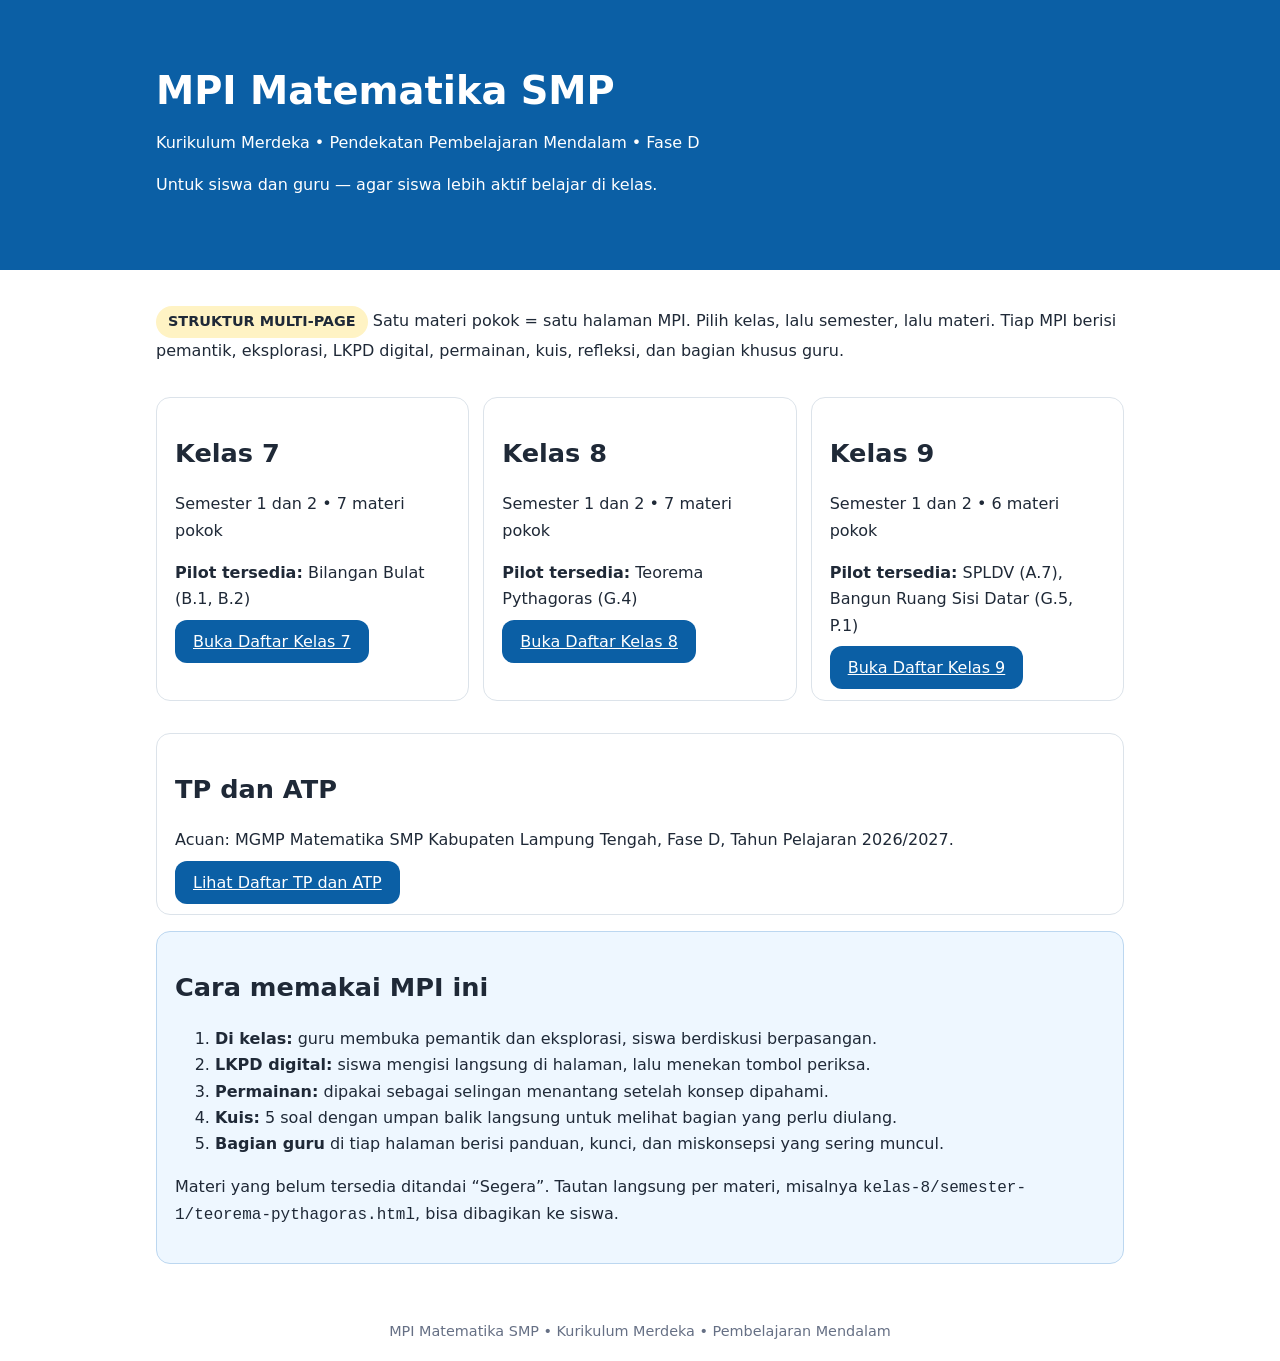
<file: index.html>
<!doctype html><html lang="id"><head><meta charset="utf-8"><meta name="viewport" content="width=device-width,initial-scale=1">
<title>MPI Matematika SMP — Kurikulum Merdeka</title><link rel="stylesheet" href="assets/css/style.css"></head><body>
<header><div class="wrap"><h1>MPI Matematika SMP</h1><p>Kurikulum Merdeka • Pendekatan Pembelajaran Mendalam • Fase D</p><p>Untuk siswa dan guru — agar siswa lebih aktif belajar di kelas.</p></div></header>
<main class="wrap">
<p><span class="pill">STRUKTUR MULTI-PAGE</span> Satu materi pokok = satu halaman MPI. Pilih kelas, lalu semester, lalu materi. Tiap MPI berisi pemantik, eksplorasi, LKPD digital, permainan, kuis, refleksi, dan bagian khusus guru.</p>
<div class="grid">
<section class="card"><h2>Kelas 7</h2><p>Semester 1 dan 2 • 7 materi pokok</p><p><b>Pilot tersedia:</b> Bilangan Bulat (B.1, B.2)</p><a class="btn" href="kelas-7/index.html">Buka Daftar Kelas 7</a></section>
<section class="card"><h2>Kelas 8</h2><p>Semester 1 dan 2 • 7 materi pokok</p><p><b>Pilot tersedia:</b> Teorema Pythagoras (G.4)</p><a class="btn" href="kelas-8/index.html">Buka Daftar Kelas 8</a></section>
<section class="card"><h2>Kelas 9</h2><p>Semester 1 dan 2 • 6 materi pokok</p><p><b>Pilot tersedia:</b> SPLDV (A.7), Bangun Ruang Sisi Datar (G.5, P.1)</p><a class="btn" href="kelas-9/index.html">Buka Daftar Kelas 9</a></section>
</div>
<section class="card"><h2>TP dan ATP</h2><p>Acuan: MGMP Matematika SMP Kabupaten Lampung Tengah, Fase D, Tahun Pelajaran 2026/2027.</p><a class="btn" href="atp/index.html">Lihat Daftar TP dan ATP</a></section>
<section class="card guru"><h2>Cara memakai MPI ini</h2><ol>
<li><b>Di kelas:</b> guru membuka pemantik dan eksplorasi, siswa berdiskusi berpasangan.</li>
<li><b>LKPD digital:</b> siswa mengisi langsung di halaman, lalu menekan tombol periksa.</li>
<li><b>Permainan:</b> dipakai sebagai selingan menantang setelah konsep dipahami.</li>
<li><b>Kuis:</b> 5 soal dengan umpan balik langsung untuk melihat bagian yang perlu diulang.</li>
<li><b>Bagian guru</b> di tiap halaman berisi panduan, kunci, dan miskonsepsi yang sering muncul.</li>
</ol><p>Materi yang belum tersedia ditandai “Segera”. Tautan langsung per materi, misalnya <code>kelas-8/semester-1/teorema-pythagoras.html</code>, bisa dibagikan ke siswa.</p></section>
</main><footer>MPI Matematika SMP • Kurikulum Merdeka • Pembelajaran Mendalam</footer>
</body></html>
</file>
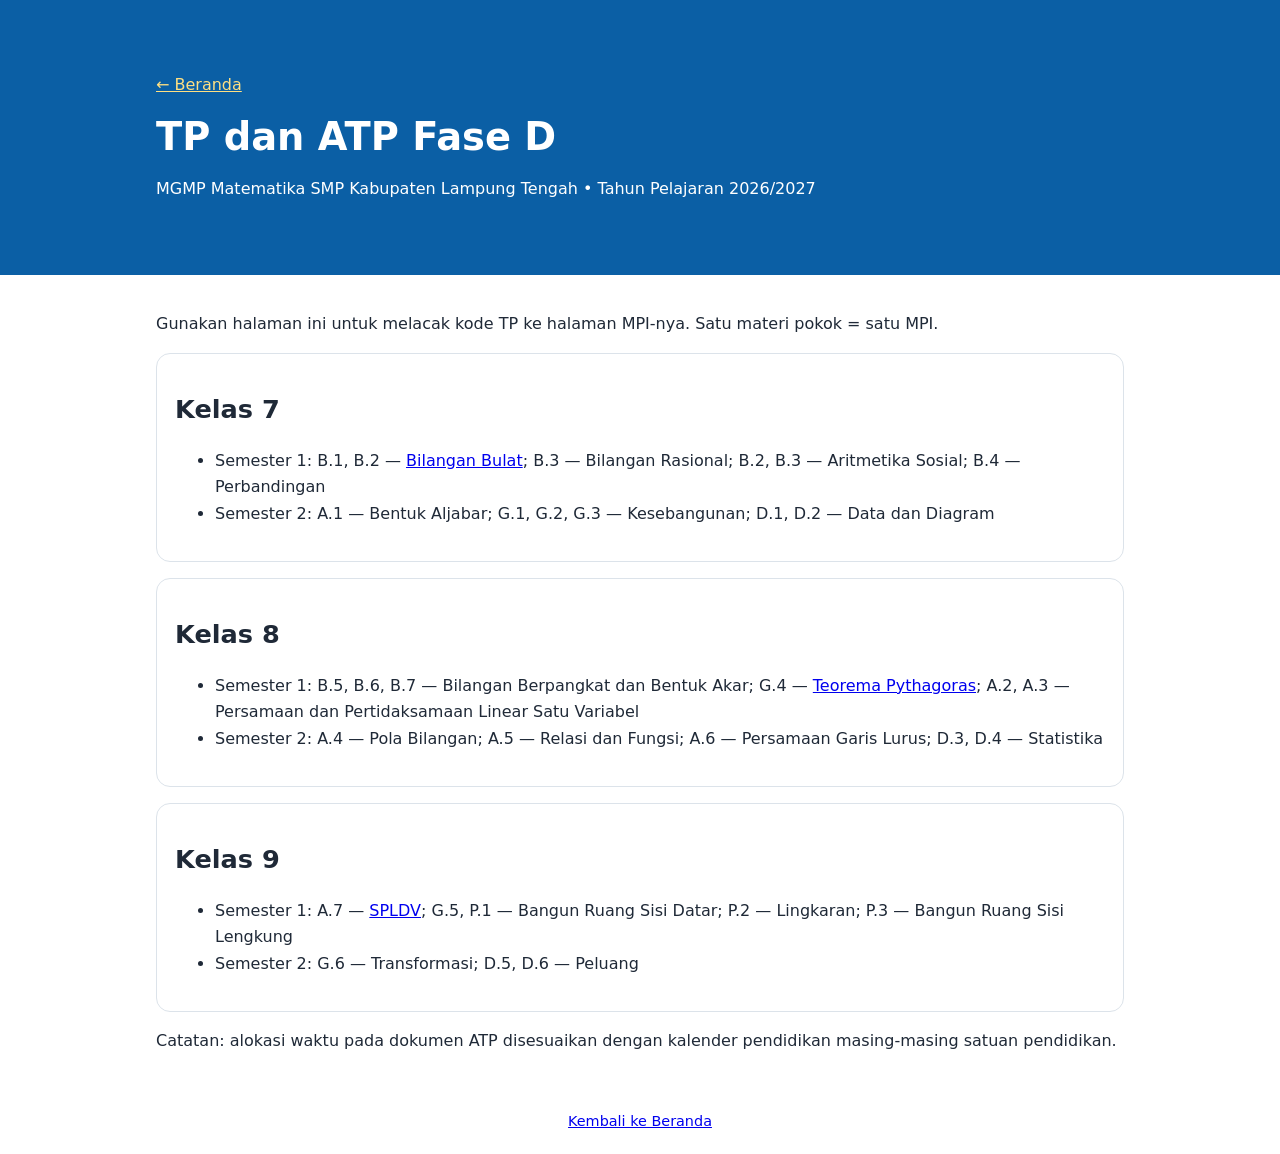
<file: atp/index.html>
<!doctype html><html lang="id"><head><meta charset="utf-8"><meta name="viewport" content="width=device-width,initial-scale=1">
<title>TP dan ATP — MPI Matematika SMP</title><link rel="stylesheet" href="../assets/css/style.css"></head><body>
<header><div class="wrap"><p><a href="../index.html">← Beranda</a></p><h1>TP dan ATP Fase D</h1><p>MGMP Matematika SMP Kabupaten Lampung Tengah • Tahun Pelajaran 2026/2027</p></div></header>
<main class="wrap">
<p>Gunakan halaman ini untuk melacak kode TP ke halaman MPI-nya. Satu materi pokok = satu MPI.</p>
<section class="card"><h2>Kelas 7</h2><ul>
<li>Semester 1: B.1, B.2 — <a href="../kelas-7/semester-1/bilangan-bulat.html">Bilangan Bulat</a>; B.3 — Bilangan Rasional; B.2, B.3 — Aritmetika Sosial; B.4 — Perbandingan</li>
<li>Semester 2: A.1 — Bentuk Aljabar; G.1, G.2, G.3 — Kesebangunan; D.1, D.2 — Data dan Diagram</li>
</ul></section>
<section class="card"><h2>Kelas 8</h2><ul>
<li>Semester 1: B.5, B.6, B.7 — Bilangan Berpangkat dan Bentuk Akar; G.4 — <a href="../kelas-8/semester-1/teorema-pythagoras.html">Teorema Pythagoras</a>; A.2, A.3 — Persamaan dan Pertidaksamaan Linear Satu Variabel</li>
<li>Semester 2: A.4 — Pola Bilangan; A.5 — Relasi dan Fungsi; A.6 — Persamaan Garis Lurus; D.3, D.4 — Statistika</li>
</ul></section>
<section class="card"><h2>Kelas 9</h2><ul>
<li>Semester 1: A.7 — <a href="../kelas-9/semester-1/spldv.html">SPLDV</a>; G.5, P.1 — Bangun Ruang Sisi Datar; P.2 — Lingkaran; P.3 — Bangun Ruang Sisi Lengkung</li>
<li>Semester 2: G.6 — Transformasi; D.5, D.6 — Peluang</li>
</ul></section>
<p>Catatan: alokasi waktu pada dokumen ATP disesuaikan dengan kalender pendidikan masing-masing satuan pendidikan.</p>
</main><footer><a href="../index.html">Kembali ke Beranda</a></footer></body></html>
</file>
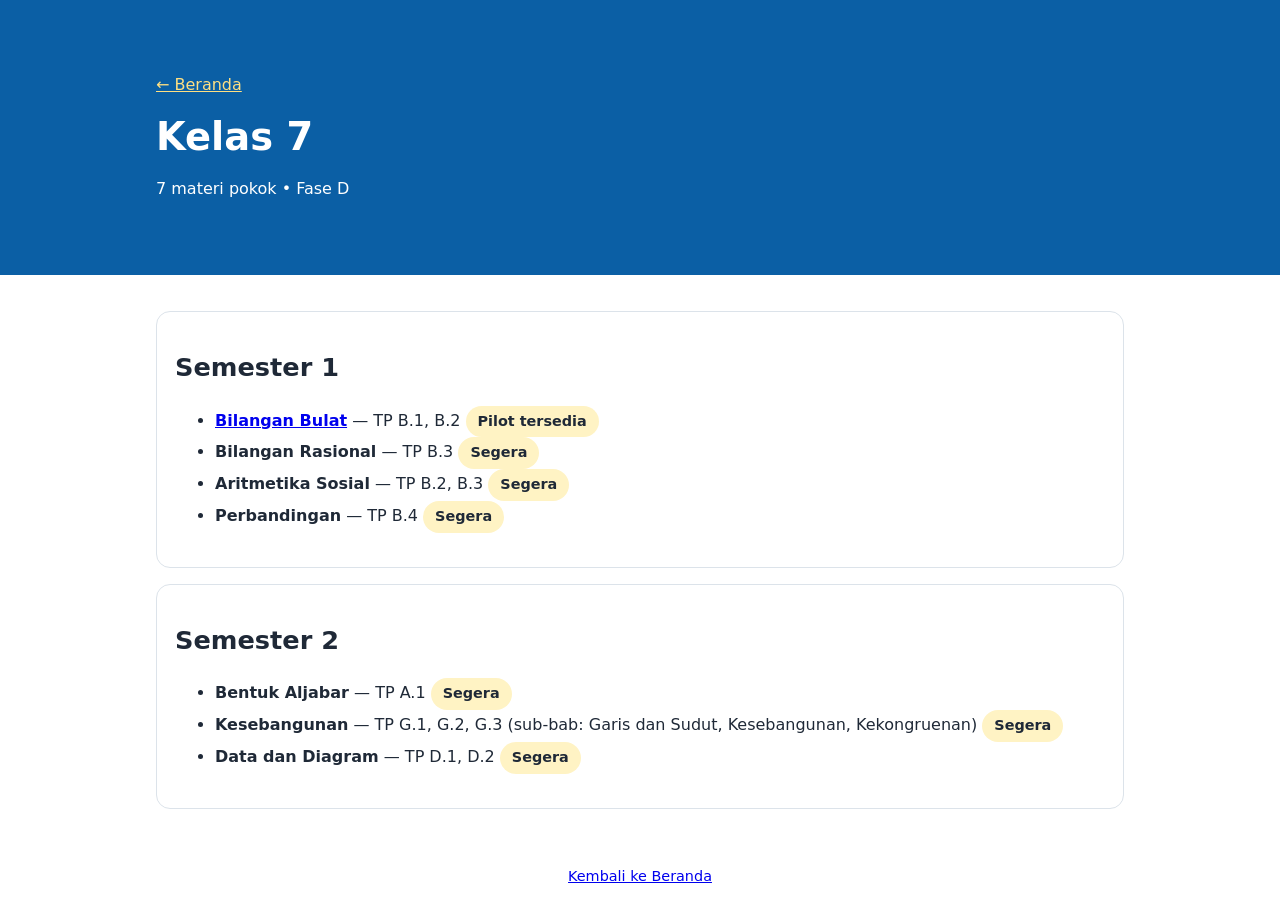
<file: kelas-7/index.html>
<!doctype html><html lang="id"><head><meta charset="utf-8"><meta name="viewport" content="width=device-width,initial-scale=1">
<title>Kelas 7 — MPI Matematika SMP</title><link rel="stylesheet" href="../assets/css/style.css"></head><body>
<header><div class="wrap"><p><a href="../index.html">← Beranda</a></p><h1>Kelas 7</h1><p>7 materi pokok • Fase D</p></div></header>
<main class="wrap">
<section class="card"><h2>Semester 1</h2><ul>
<li><a href="semester-1/bilangan-bulat.html"><b>Bilangan Bulat</b></a> — TP B.1, B.2 <span class="pill">Pilot tersedia</span></li>
<li><b>Bilangan Rasional</b> — TP B.3 <span class="pill">Segera</span></li>
<li><b>Aritmetika Sosial</b> — TP B.2, B.3 <span class="pill">Segera</span></li>
<li><b>Perbandingan</b> — TP B.4 <span class="pill">Segera</span></li>
</ul></section>
<section class="card"><h2>Semester 2</h2><ul>
<li><b>Bentuk Aljabar</b> — TP A.1 <span class="pill">Segera</span></li>
<li><b>Kesebangunan</b> — TP G.1, G.2, G.3 (sub-bab: Garis dan Sudut, Kesebangunan, Kekongruenan) <span class="pill">Segera</span></li>
<li><b>Data dan Diagram</b> — TP D.1, D.2 <span class="pill">Segera</span></li>
</ul></section>
</main><footer><a href="../index.html">Kembali ke Beranda</a></footer></body></html>
</file>
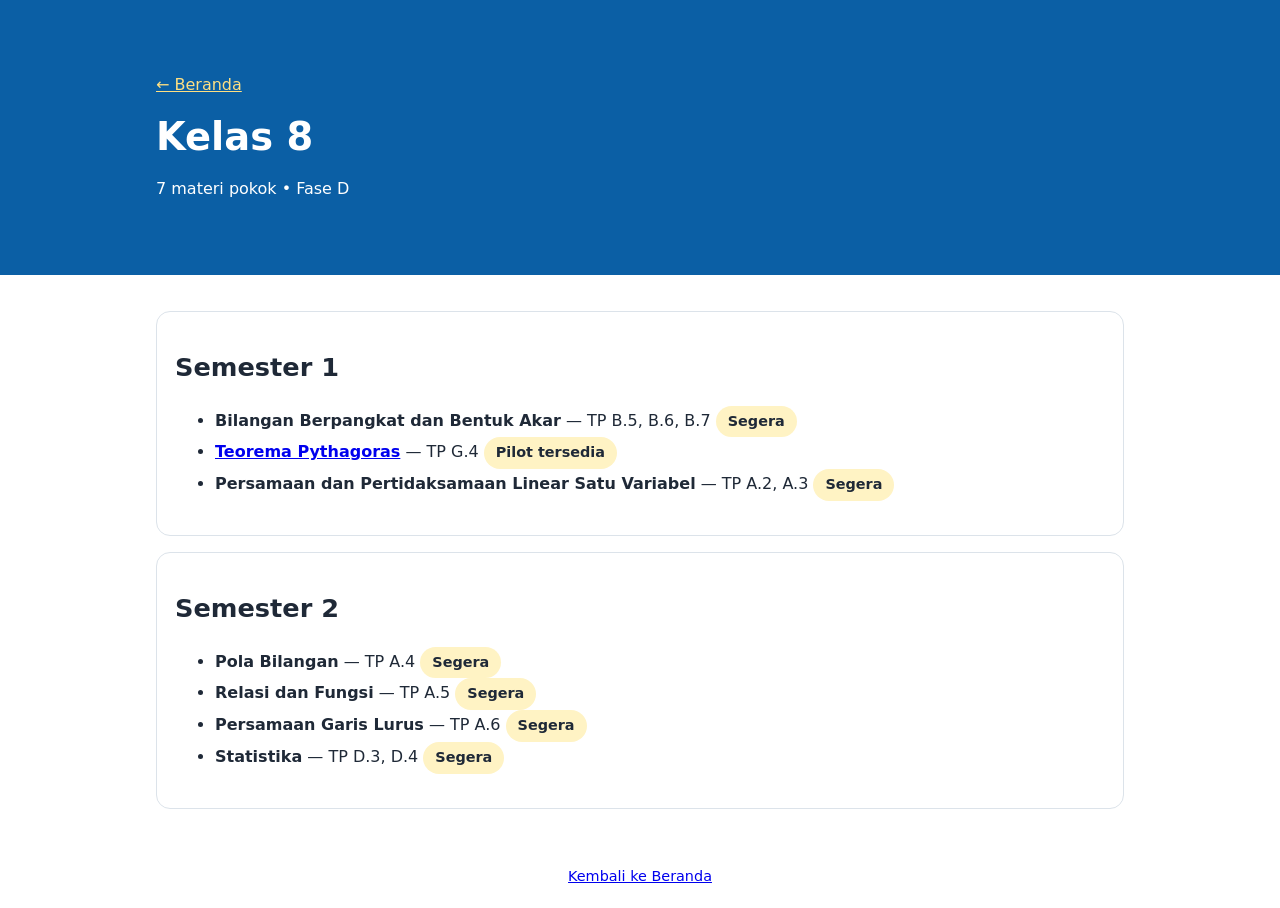
<file: kelas-8/index.html>
<!doctype html><html lang="id"><head><meta charset="utf-8"><meta name="viewport" content="width=device-width,initial-scale=1">
<title>Kelas 8 — MPI Matematika SMP</title><link rel="stylesheet" href="../assets/css/style.css"></head><body>
<header><div class="wrap"><p><a href="../index.html">← Beranda</a></p><h1>Kelas 8</h1><p>7 materi pokok • Fase D</p></div></header>
<main class="wrap">
<section class="card"><h2>Semester 1</h2><ul>
<li><b>Bilangan Berpangkat dan Bentuk Akar</b> — TP B.5, B.6, B.7 <span class="pill">Segera</span></li>
<li><a href="semester-1/teorema-pythagoras.html"><b>Teorema Pythagoras</b></a> — TP G.4 <span class="pill">Pilot tersedia</span></li>
<li><b>Persamaan dan Pertidaksamaan Linear Satu Variabel</b> — TP A.2, A.3 <span class="pill">Segera</span></li>
</ul></section>
<section class="card"><h2>Semester 2</h2><ul>
<li><b>Pola Bilangan</b> — TP A.4 <span class="pill">Segera</span></li>
<li><b>Relasi dan Fungsi</b> — TP A.5 <span class="pill">Segera</span></li>
<li><b>Persamaan Garis Lurus</b> — TP A.6 <span class="pill">Segera</span></li>
<li><b>Statistika</b> — TP D.3, D.4 <span class="pill">Segera</span></li>
</ul></section>
</main><footer><a href="../index.html">Kembali ke Beranda</a></footer></body></html>
</file>
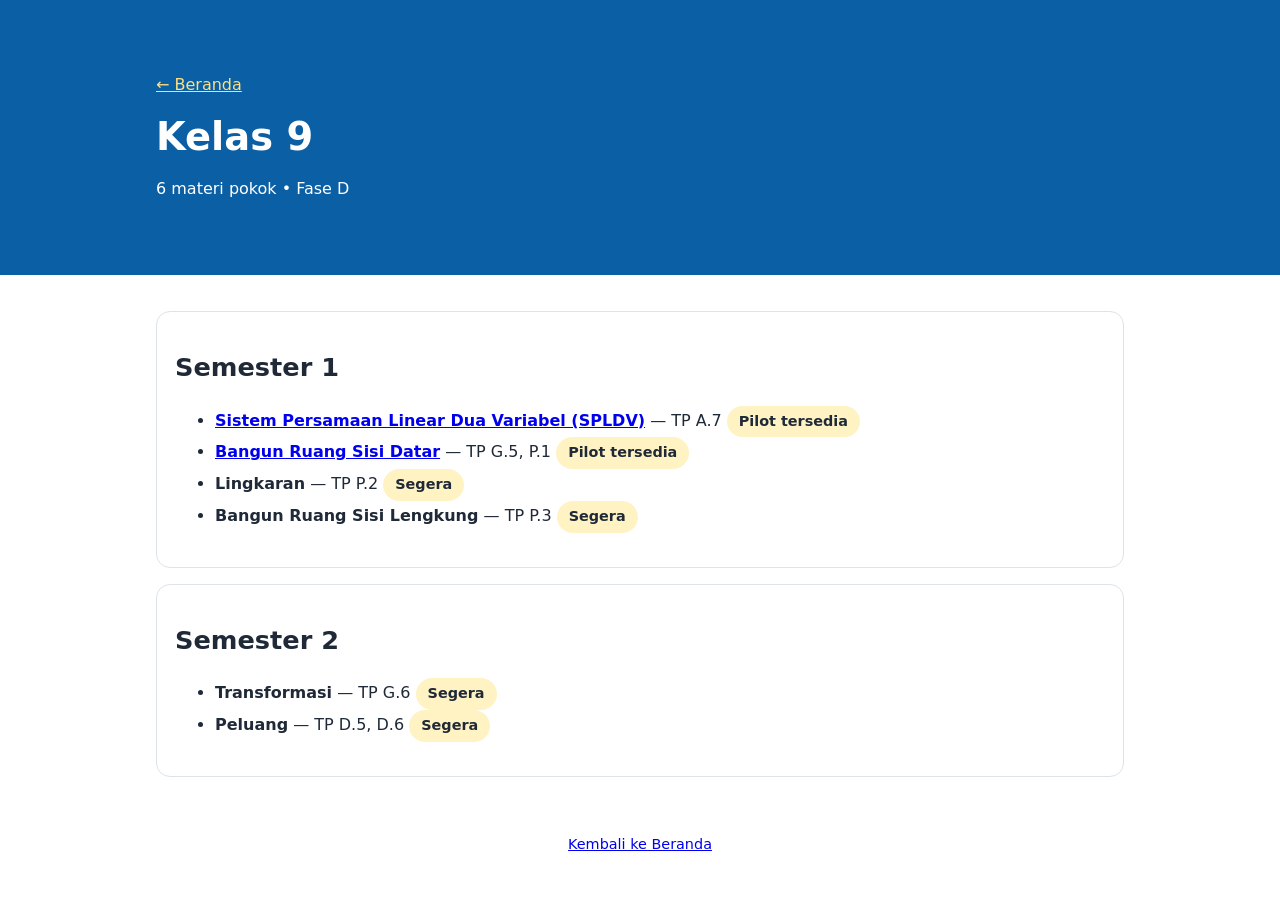
<file: kelas-9/index.html>
<!doctype html><html lang="id"><head><meta charset="utf-8"><meta name="viewport" content="width=device-width,initial-scale=1">
<title>Kelas 9 — MPI Matematika SMP</title><link rel="stylesheet" href="../assets/css/style.css"></head><body>
<header><div class="wrap"><p><a href="../index.html">← Beranda</a></p><h1>Kelas 9</h1><p>6 materi pokok • Fase D</p></div></header>
<main class="wrap">
<section class="card"><h2>Semester 1</h2><ul>
<li><a href="semester-1/spldv.html"><b>Sistem Persamaan Linear Dua Variabel (SPLDV)</b></a> — TP A.7 <span class="pill">Pilot tersedia</span></li>
<li><a href="semester-1/bangun-ruang-sisi-datar.html"><b>Bangun Ruang Sisi Datar</b></a> — TP G.5, P.1 <span class="pill">Pilot tersedia</span></li>
<li><b>Lingkaran</b> — TP P.2 <span class="pill">Segera</span></li>
<li><b>Bangun Ruang Sisi Lengkung</b> — TP P.3 <span class="pill">Segera</span></li>
</ul></section>
<section class="card"><h2>Semester 2</h2><ul>
<li><b>Transformasi</b> — TP G.6 <span class="pill">Segera</span></li>
<li><b>Peluang</b> — TP D.5, D.6 <span class="pill">Segera</span></li>
</ul></section>
</main><footer><a href="../index.html">Kembali ke Beranda</a></footer></body></html>
</file>
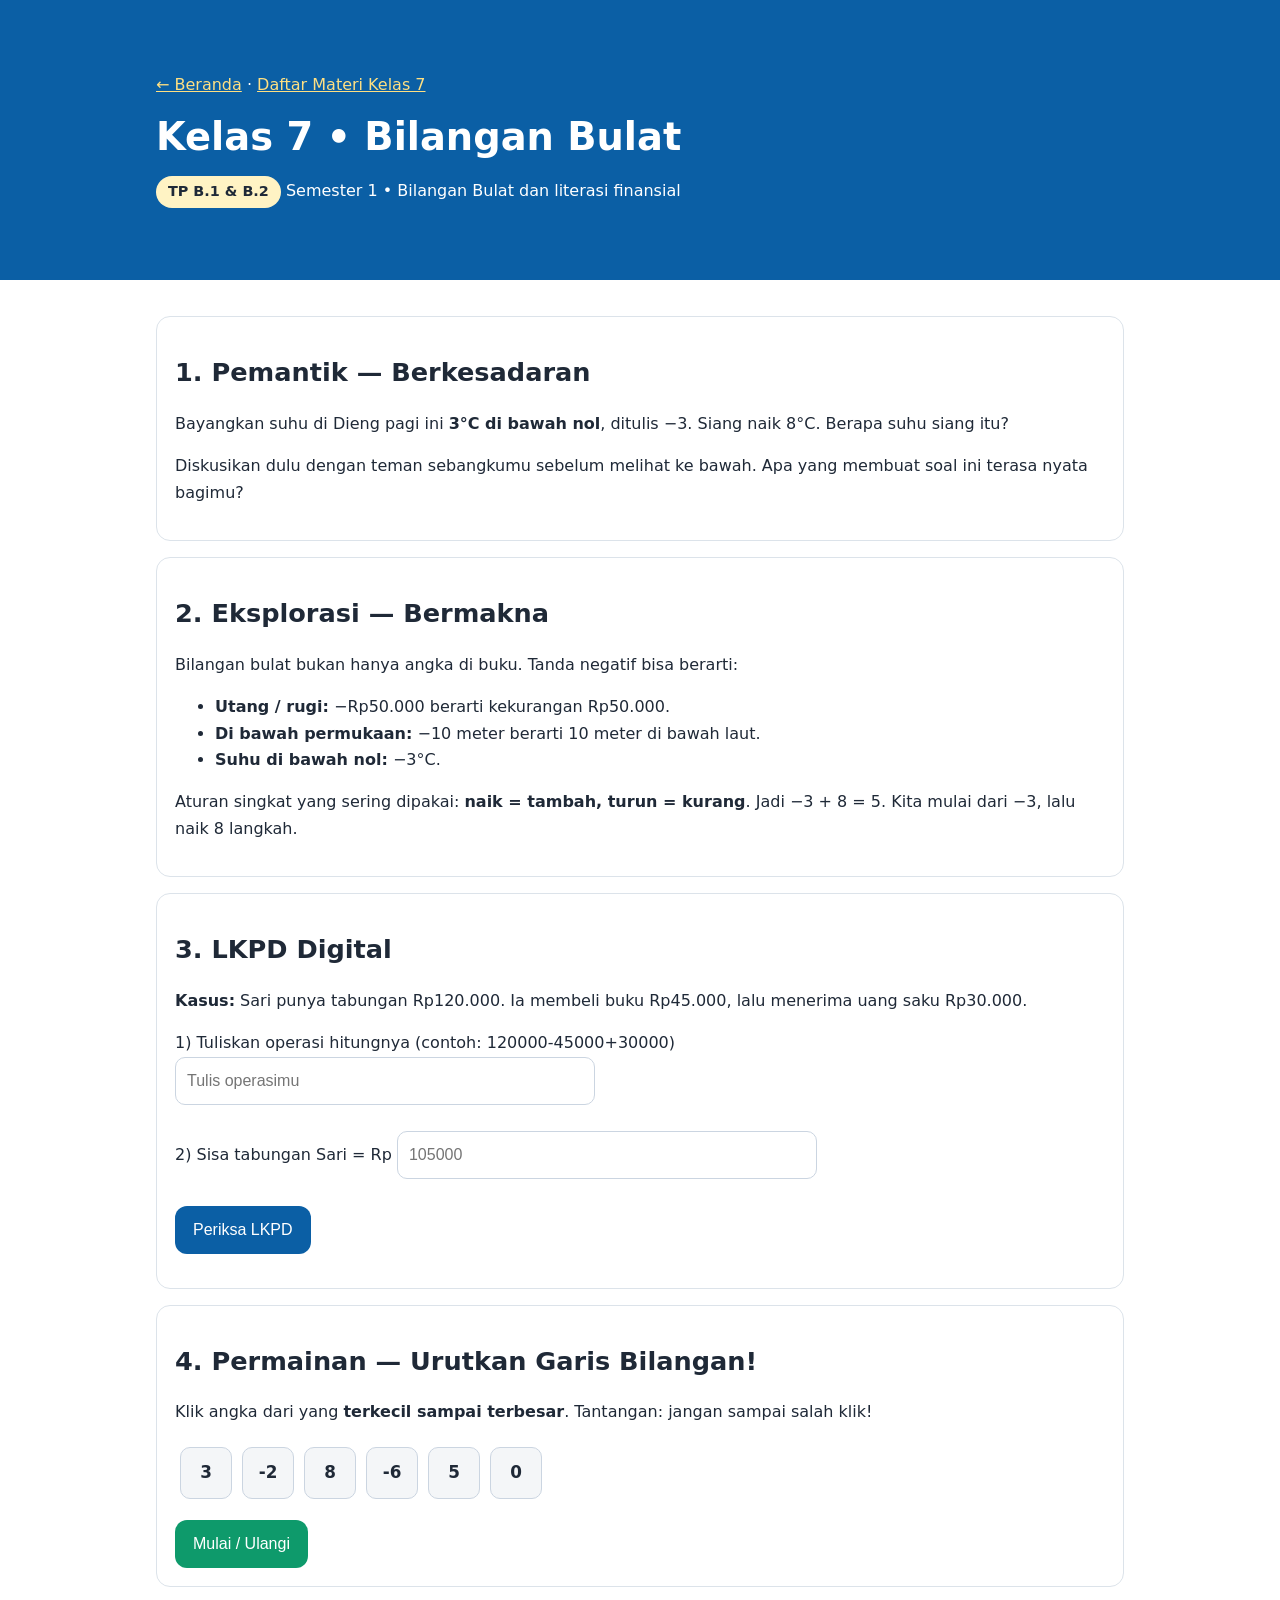
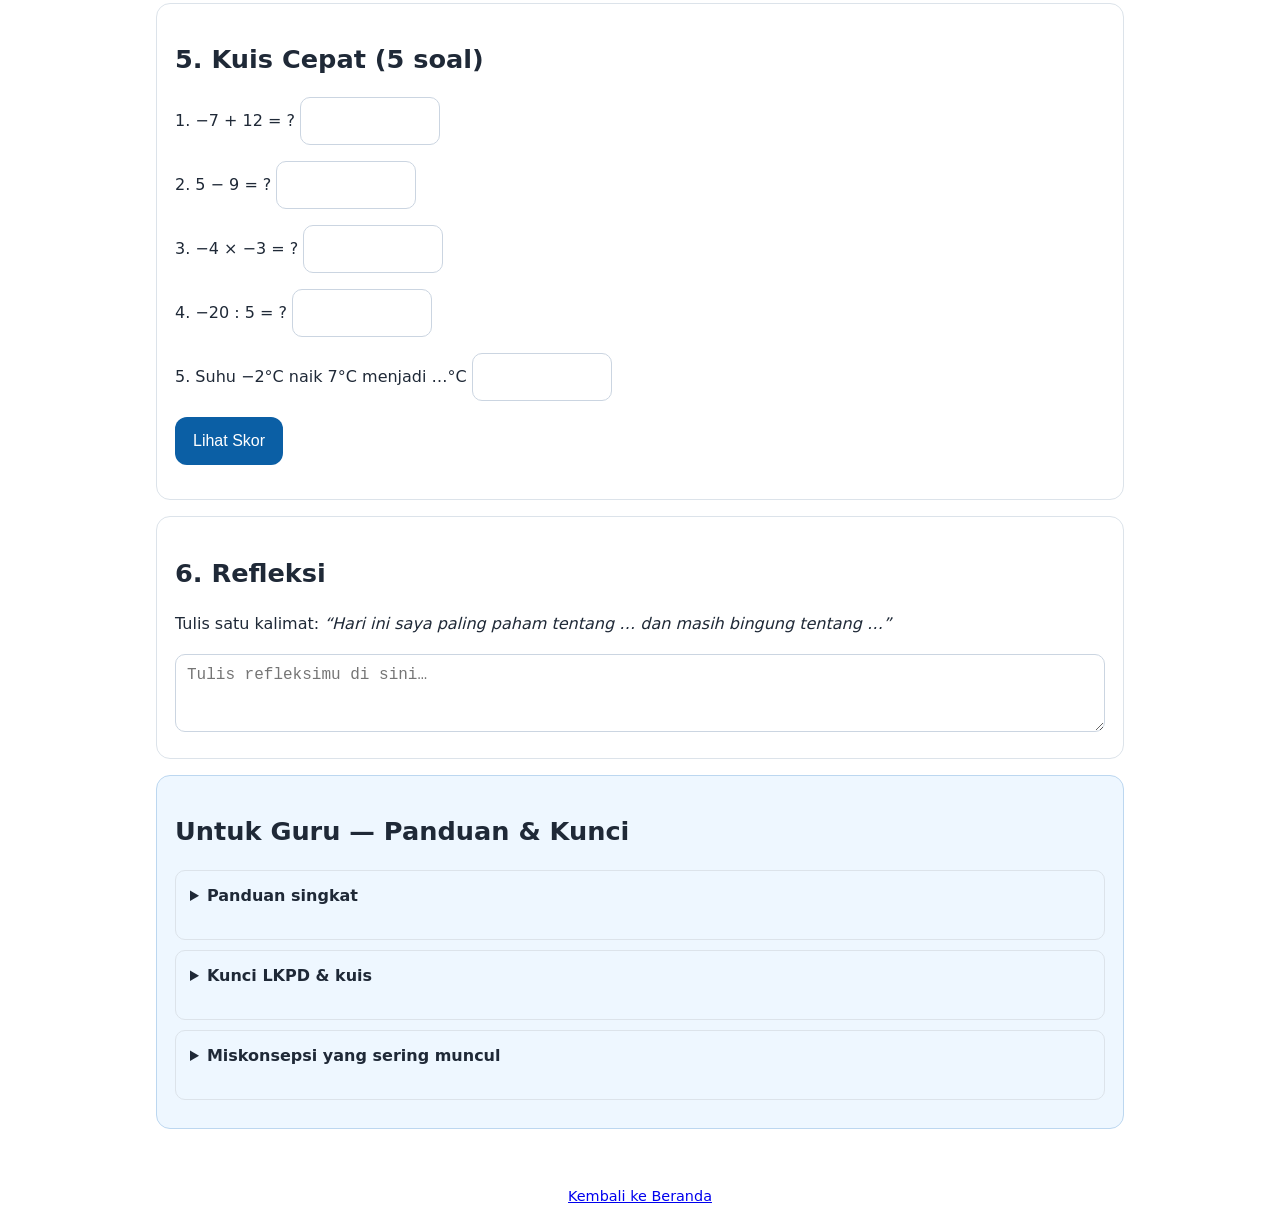
<file: kelas-7/semester-1/bilangan-bulat.html>
<!doctype html><html lang="id"><head><meta charset="utf-8"><meta name="viewport" content="width=device-width,initial-scale=1">
<title>Kelas 7 — Bilangan Bulat | MPI Matematika SMP</title><link rel="stylesheet" href="../../assets/css/style.css"></head><body>
<header><div class="wrap"><p><a href="../../index.html">← Beranda</a> · <a href="../index.html">Daftar Materi Kelas 7</a></p><h1>Kelas 7 • Bilangan Bulat</h1><p><span class="pill">TP B.1 &amp; B.2</span> Semester 1 • Bilangan Bulat dan literasi finansial</p></div></header>
<main class="wrap">

<section class="card"><h2>1. Pemantik — Berkesadaran</h2><p>Bayangkan suhu di Dieng pagi ini <b>3°C di bawah nol</b>, ditulis −3. Siang naik 8°C. Berapa suhu siang itu?</p><p>Diskusikan dulu dengan teman sebangkumu sebelum melihat ke bawah. Apa yang membuat soal ini terasa nyata bagimu?</p></section>

<section class="card"><h2>2. Eksplorasi — Bermakna</h2><p>Bilangan bulat bukan hanya angka di buku. Tanda negatif bisa berarti:</p><ul><li><b>Utang / rugi:</b> −Rp50.000 berarti kekurangan Rp50.000.</li><li><b>Di bawah permukaan:</b> −10 meter berarti 10 meter di bawah laut.</li><li><b>Suhu di bawah nol:</b> −3°C.</li></ul><p>Aturan singkat yang sering dipakai: <b>naik = tambah, turun = kurang</b>. Jadi −3 + 8 = 5. Kita mulai dari −3, lalu naik 8 langkah.</p></section>

<section class="card"><h2>3. LKPD Digital</h2><p><b>Kasus:</b> Sari punya tabungan Rp120.000. Ia membeli buku Rp45.000, lalu menerima uang saku Rp30.000.</p>
<label>1) Tuliskan operasi hitungnya (contoh: 120000-45000+30000)<br><input id="lk1" type="text" placeholder="Tulis operasimu"></label><br><br>
<label>2) Sisa tabungan Sari = Rp <input id="lk2" type="number" placeholder="105000"></label><br><br>
<button class="btn" onclick="cekLK()">Periksa LKPD</button><p id="lkHasil"></p>
<script>function cekLK(){let a=document.getElementById('lk1').value.replace(/\s/g,''),b=document.getElementById('lk2').value;let ok=a.includes('120000')&&a.includes('45000')&&a.includes('30000');document.getElementById('lkHasil').innerHTML=(ok&&b=='105000')?'<span class="benar">Bagus! Operasi dan hasilnya tepat: Rp105.000.</span>':'<span class="salah">Coba lagi. Ingat: mulai dari 120.000, kurangi 45.000, tambah 30.000. Hasilnya Rp105.000.</span>';}</script>
</section>

<section class="card"><h2>4. Permainan — Urutkan Garis Bilangan!</h2><p>Klik angka dari yang <b>terkecil sampai terbesar</b>. Tantangan: jangan sampai salah klik!</p><div id="game"></div><p id="gameHasil"></p><button class="btn hijau" onclick="mulaiGame()">Mulai / Ulangi</button>
<script>let urut=[],benar=[-6,-2,0,3,5,8];function mulaiGame(){urut=[];document.getElementById('gameHasil').textContent='';let acak=[3,-2,8,-6,5,0];document.getElementById('game').innerHTML=acak.map(n=>`<span class="num" onclick="klikAngka(this,${n})">${n}</span>`).join('');}
function klikAngka(el,n){if(urut.includes(n))return;urut.push(n);el.classList.add('pilih');if(urut.length===benar.length){document.getElementById('gameHasil').innerHTML=JSON.stringify(urut)===JSON.stringify(benar)?'<span class="benar">Hebat! Urutanmu benar: −6, −2, 0, 3, 5, 8.</span>':'<span class="salah">Belum tepat. Ingat: bilangan negatif yang angkanya besar justru lebih kecil. Coba lagi!</span>';}}
mulaiGame();</script>
</section>

<section class="card"><h2>5. Kuis Cepat (5 soal)</h2><div id="kuis"></div><button class="btn" onclick="cekKuis()">Lihat Skor</button><p id="kuisHasil"></p>
<script>let soal=[['−7 + 12 = ?',5],['5 − 9 = ?',-4],['−4 × −3 = ?',12],['−20 : 5 = ?',-4],['Suhu −2°C naik 7°C menjadi …°C',5]];document.getElementById('kuis').innerHTML=soal.map((s,i)=>`<p>${i+1}. ${s[0]} <input type="number" id="q${i}" style="max-width:140px"></p>`).join('');
function cekKuis(){let skor=0;soal.forEach((s,i)=>{if(document.getElementById('q'+i).value==s[1])skor++;});document.getElementById('kuisHasil').innerHTML=`Skormu: <b>${skor}/5</b>. ${skor===5?'Sempurna!':skor>=3?'Bagus, ulangi soal yang masih salah.':'Jangan menyerah, ulangi bagian eksplorasi dulu.'}`;}</script>
</section>

<section class="card"><h2>6. Refleksi</h2><p>Tulis satu kalimat: <i>“Hari ini saya paling paham tentang … dan masih bingung tentang …”</i></p><textarea rows="3" placeholder="Tulis refleksimu di sini…"></textarea></section>

<section class="card guru"><h2>Untuk Guru — Panduan &amp; Kunci</h2>
<details><summary><b>Panduan singkat</b></summary><p><b>Berkesadaran:</b> mulai dari suhu/keuangan yang dekat dengan siswa. <b>Bermakna:</b> kaitkan negatif dengan utang dan posisi di bawah nol. <b>Menggembirakan:</b> permainan urutan dipakai setelah siswa paham, sebagai penguat, bukan pengganti penjelasan.</p></details>
<details><summary><b>Kunci LKPD &amp; kuis</b></summary><p>LKPD: 120.000 − 45.000 + 30.000 = <b>Rp105.000</b>. Kuis: 5, −4, 12, −4, 5.</p></details>
<details><summary><b>Miskonsepsi yang sering muncul</b></summary><p>Siswa mengira −6 lebih besar dari −2 karena 6 &gt; 2. Tegaskan dengan garis bilangan: semakin ke kiri, semakin kecil.</p></details>
</section>
</main><footer><a href="../../index.html">Kembali ke Beranda</a></footer></body></html>
</file>
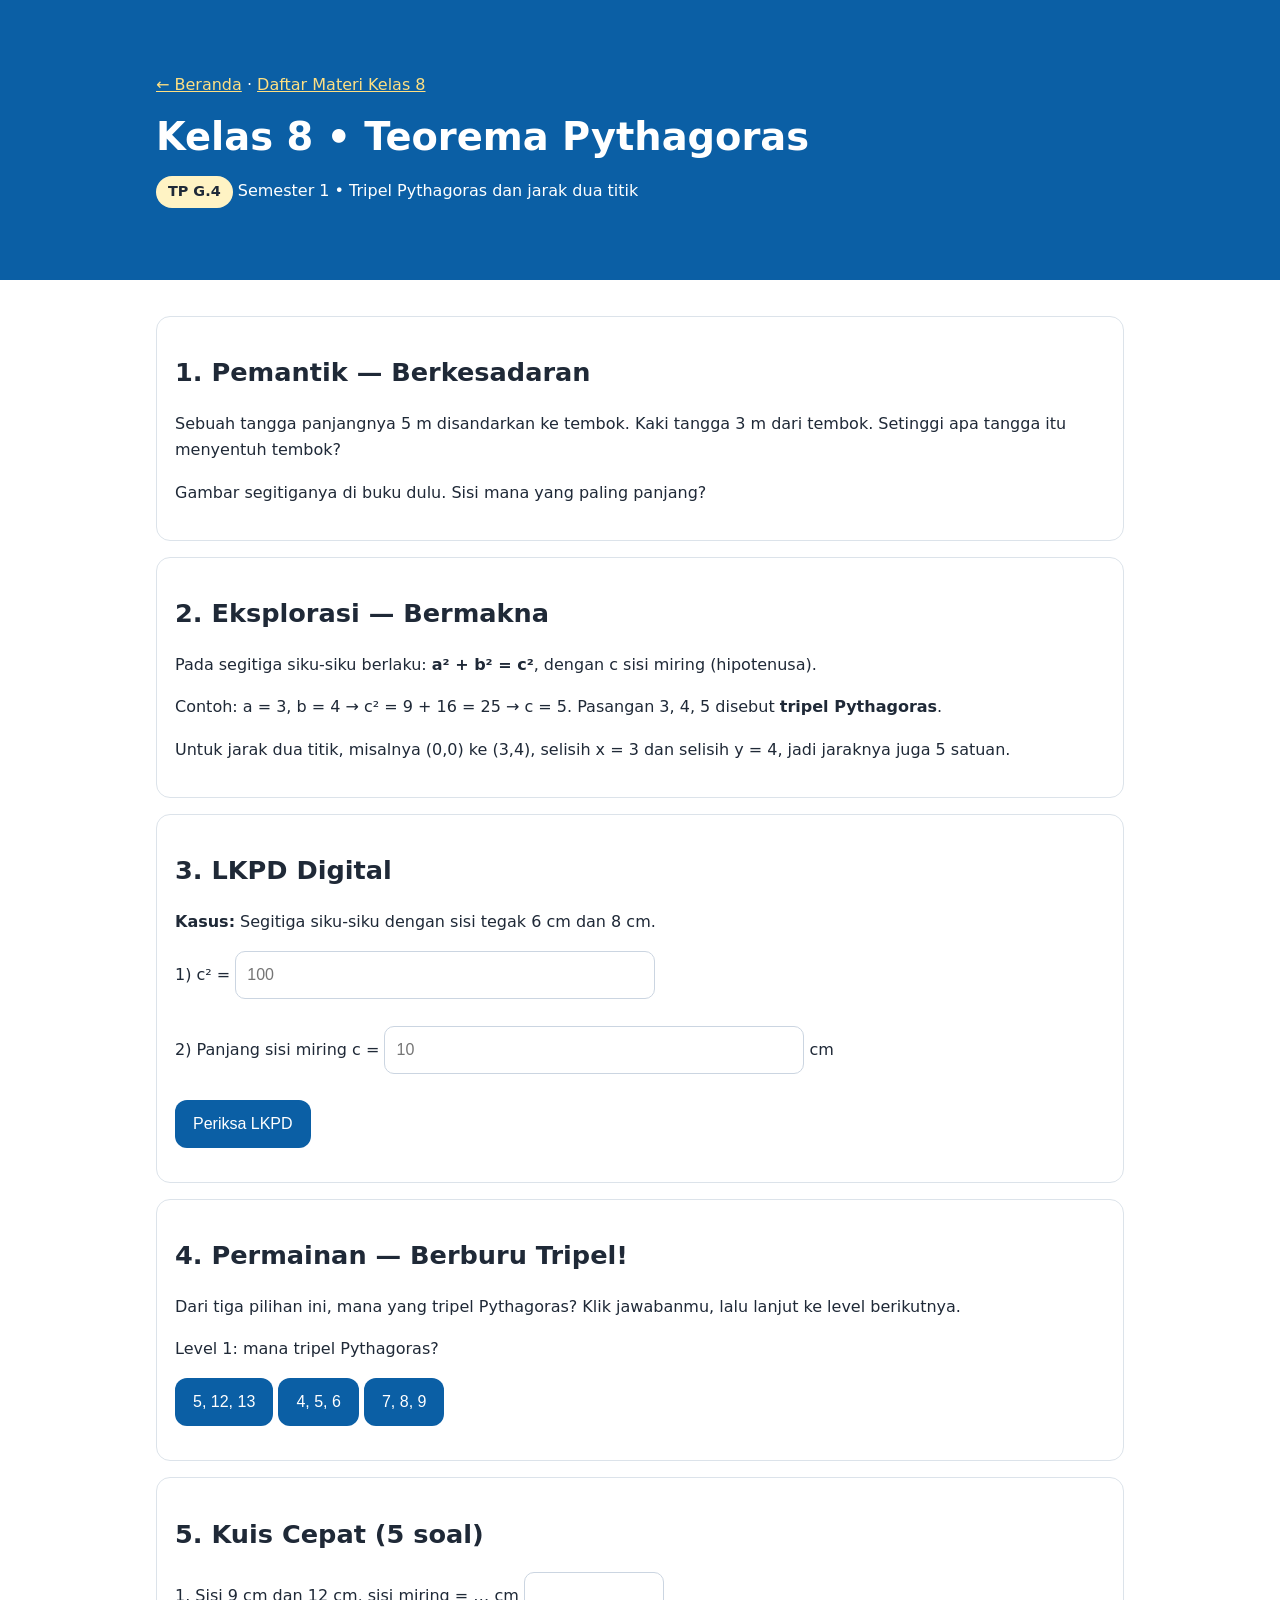
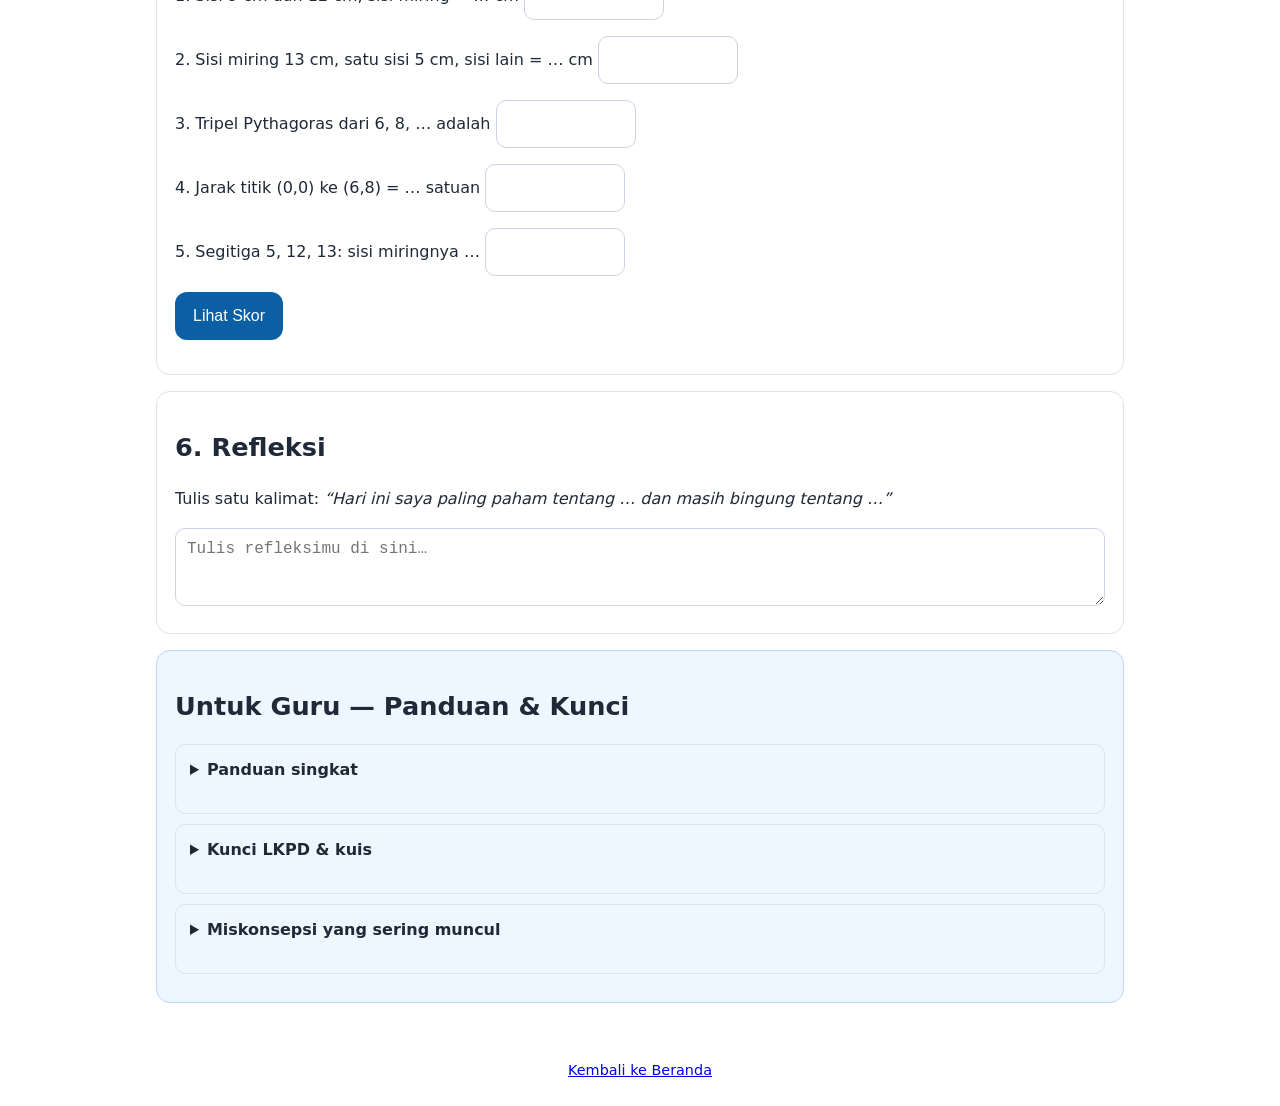
<file: kelas-8/semester-1/teorema-pythagoras.html>
<!doctype html><html lang="id"><head><meta charset="utf-8"><meta name="viewport" content="width=device-width,initial-scale=1">
<title>Kelas 8 — Teorema Pythagoras | MPI Matematika SMP</title><link rel="stylesheet" href="../../assets/css/style.css"></head><body>
<header><div class="wrap"><p><a href="../../index.html">← Beranda</a> · <a href="../index.html">Daftar Materi Kelas 8</a></p><h1>Kelas 8 • Teorema Pythagoras</h1><p><span class="pill">TP G.4</span> Semester 1 • Tripel Pythagoras dan jarak dua titik</p></div></header>
<main class="wrap">

<section class="card"><h2>1. Pemantik — Berkesadaran</h2><p>Sebuah tangga panjangnya 5 m disandarkan ke tembok. Kaki tangga 3 m dari tembok. Setinggi apa tangga itu menyentuh tembok?</p><p>Gambar segitiganya di buku dulu. Sisi mana yang paling panjang?</p></section>

<section class="card"><h2>2. Eksplorasi — Bermakna</h2><p>Pada segitiga siku-siku berlaku: <b>a² + b² = c²</b>, dengan c sisi miring (hipotenusa).</p><p>Contoh: a = 3, b = 4 → c² = 9 + 16 = 25 → c = 5. Pasangan 3, 4, 5 disebut <b>tripel Pythagoras</b>.</p><p>Untuk jarak dua titik, misalnya (0,0) ke (3,4), selisih x = 3 dan selisih y = 4, jadi jaraknya juga 5 satuan.</p></section>

<section class="card"><h2>3. LKPD Digital</h2><p><b>Kasus:</b> Segitiga siku-siku dengan sisi tegak 6 cm dan 8 cm.</p>
<label>1) c² = <input id="p1" type="number" placeholder="100"></label><br><br>
<label>2) Panjang sisi miring c = <input id="p2" type="number" placeholder="10"> cm</label><br><br>
<button class="btn" onclick="cekP()">Periksa LKPD</button><p id="pHasil"></p>
<script>function cekP(){let a=document.getElementById('p1').value,b=document.getElementById('p2').value;document.getElementById('pHasil').innerHTML=(a=='100'&&b=='10')?'<span class="benar">Tepat! 6² + 8² = 36 + 64 = 100, jadi c = 10 cm.</span>':'<span class="salah">Coba lagi. Hitung 6² + 8² dulu, lalu cari bilangan yang dikuadratkan hasilnya itu.</span>';}</script>
</section>

<section class="card"><h2>4. Permainan — Berburu Tripel!</h2><p>Dari tiga pilihan ini, mana yang tripel Pythagoras? Klik jawabanmu, lalu lanjut ke level berikutnya.</p><p id="gameSoal"></p><div id="gamePil"></div><p id="gameHasil"></p>
<script>let level=0,levels=[{q:'Level 1: mana tripel Pythagoras?',pil:['5, 12, 13','4, 5, 6','7, 8, 9'],benar:0},{q:'Level 2: mana tripel Pythagoras?',pil:['9, 12, 15','6, 7, 8','10, 11, 12'],benar:0},{q:'Level 3 (menantang): mana tripel Pythagoras?',pil:['8, 15, 17','9, 10, 11','12, 13, 14'],benar:0}];
function tampilLevel(){let L=levels[level];document.getElementById('gameSoal').textContent=L.q;document.getElementById('gamePil').innerHTML=L.pil.map((p,i)=>`<button class="btn" onclick="jawab(${i})">${p}</button> `).join('');document.getElementById('gameHasil').textContent='';}
function jawab(i){if(i===levels[level].benar){level++;document.getElementById('gameHasil').innerHTML='<span class="benar">Benar!</span>';if(level<levels.length){setTimeout(tampilLevel,700);}else{document.getElementById('gameSoal').textContent='Semua level selesai. Kamu Pemburu Tripel!';document.getElementById('gamePil').innerHTML='';}}else{document.getElementById('gameHasil').innerHTML='<span class="salah">Belum tepat. Cek: apakah a² + b² = c²?</span>';}}
tampilLevel();</script>
</section>

<section class="card"><h2>5. Kuis Cepat (5 soal)</h2><div id="kuis"></div><button class="btn" onclick="cekKuis()">Lihat Skor</button><p id="kuisHasil"></p>
<script>let soal=[['Sisi 9 cm dan 12 cm, sisi miring = … cm',15],['Sisi miring 13 cm, satu sisi 5 cm, sisi lain = … cm',12],['Tripel Pythagoras dari 6, 8, … adalah',10],['Jarak titik (0,0) ke (6,8) = … satuan',10],['Segitiga 5, 12, 13: sisi miringnya …',13]];document.getElementById('kuis').innerHTML=soal.map((s,i)=>`<p>${i+1}. ${s[0]} <input type="number" id="q${i}" style="max-width:140px"></p>`).join('');
function cekKuis(){let skor=0;soal.forEach((s,i)=>{if(document.getElementById('q'+i).value==s[1])skor++;});document.getElementById('kuisHasil').innerHTML=`Skormu: <b>${skor}/5</b>. ${skor===5?'Sempurna!':skor>=3?'Bagus, cek lagi soal yang terlewat.':'Ulangi eksplorasi a² + b² = c² dulu, pelan-pelan.'}`;}</script>
</section>

<section class="card"><h2>6. Refleksi</h2><p>Tulis satu kalimat: <i>“Hari ini saya paling paham tentang … dan masih bingung tentang …”</i></p><textarea rows="3" placeholder="Tulis refleksimu di sini…"></textarea></section>

<section class="card guru"><h2>Untuk Guru — Panduan &amp; Kunci</h2>
<details><summary><b>Panduan singkat</b></summary><p><b>Berkesadaran:</b> mulai dari tangga/dinding. <b>Bermakna:</b> buktikan dengan luas persegi pada tiap sisi, bukan hanya hafalan rumus. <b>Menggembirakan:</b> permainan tripel dipakai untuk melatih kecepatan mengenali pola, setelah pemahaman konsep.</p></details>
<details><summary><b>Kunci LKPD &amp; kuis</b></summary><p>LKPD: c² = 100, c = 10 cm. Kuis: 15, 12, 10, 10, 13.</p></details>
<details><summary><b>Miskonsepsi yang sering muncul</b></summary><p>Siswa memakai rumus pada sisi yang bukan sisi miring, atau lupa mengakarkan hasil c². Selalu tanyakan dulu: “Mana sisi miringnya?”</p></details>
</section>
</main><footer><a href="../../index.html">Kembali ke Beranda</a></footer></body></html>
</file>
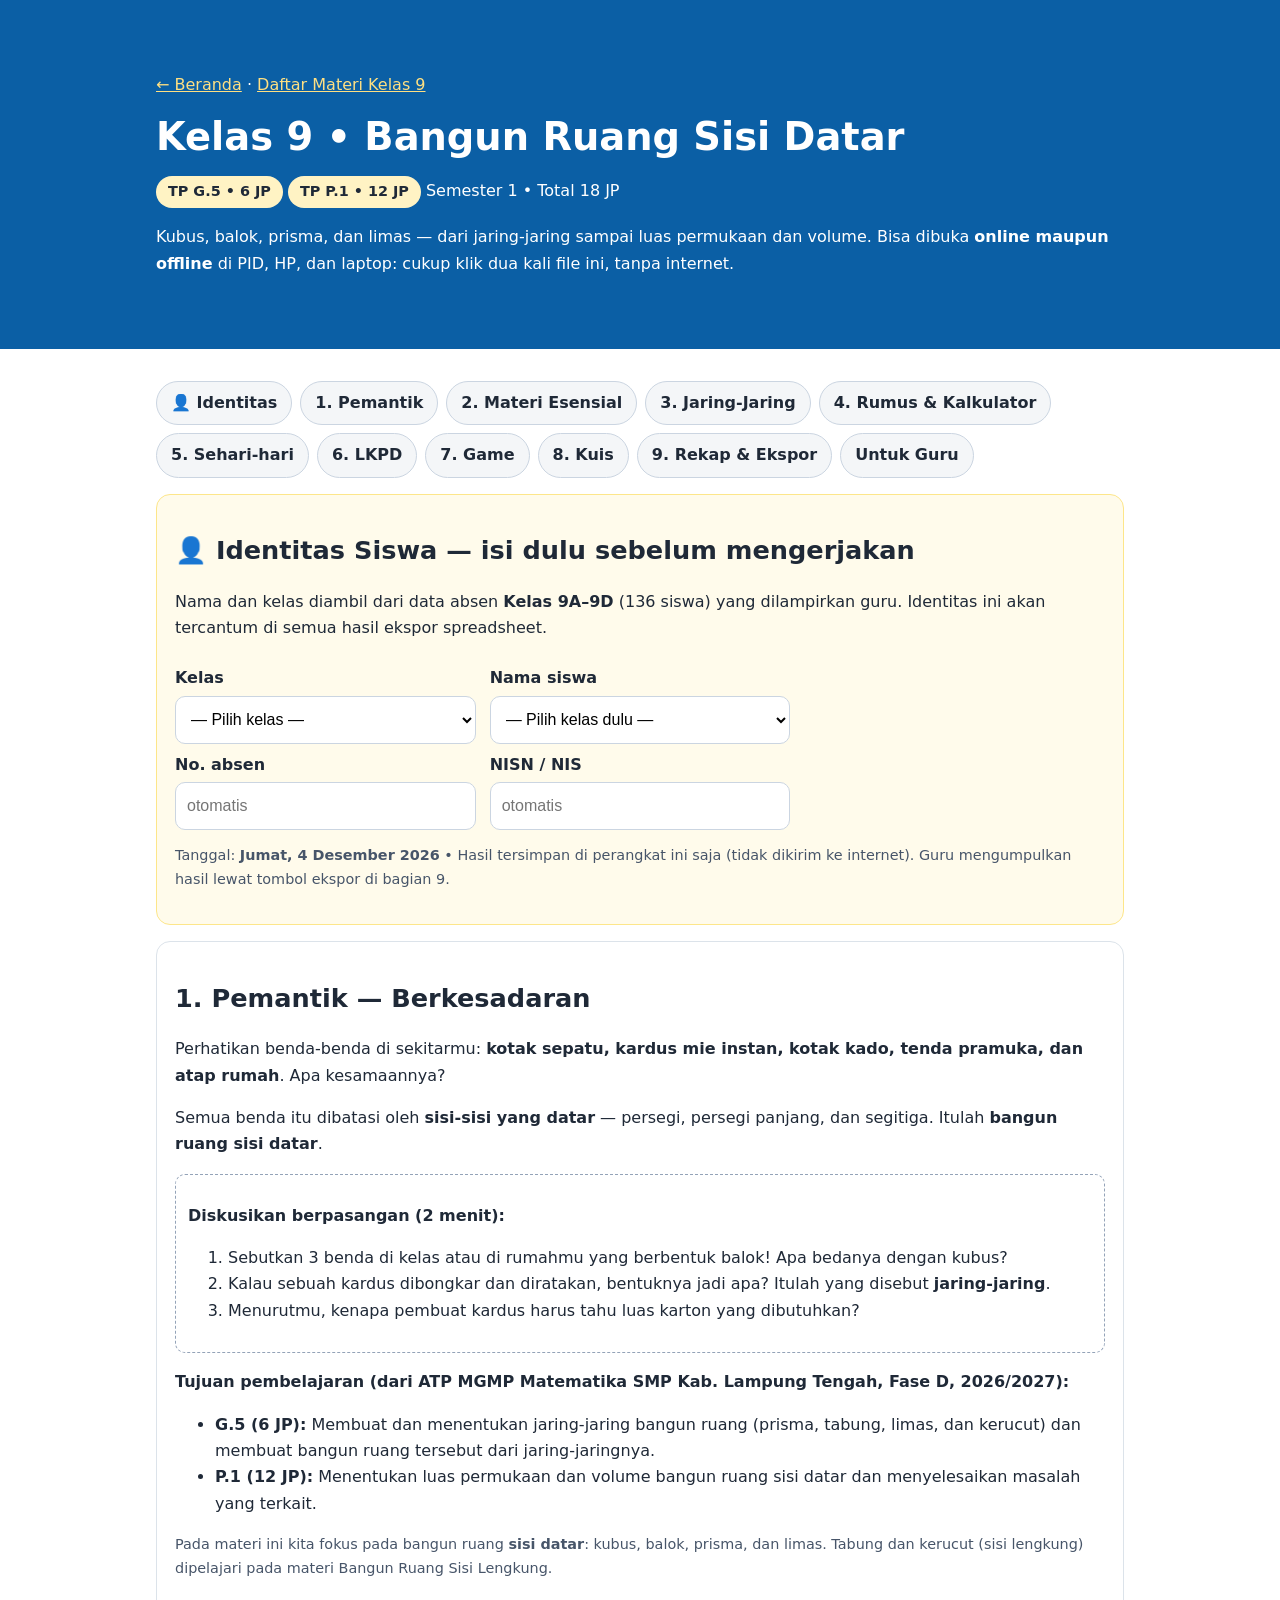
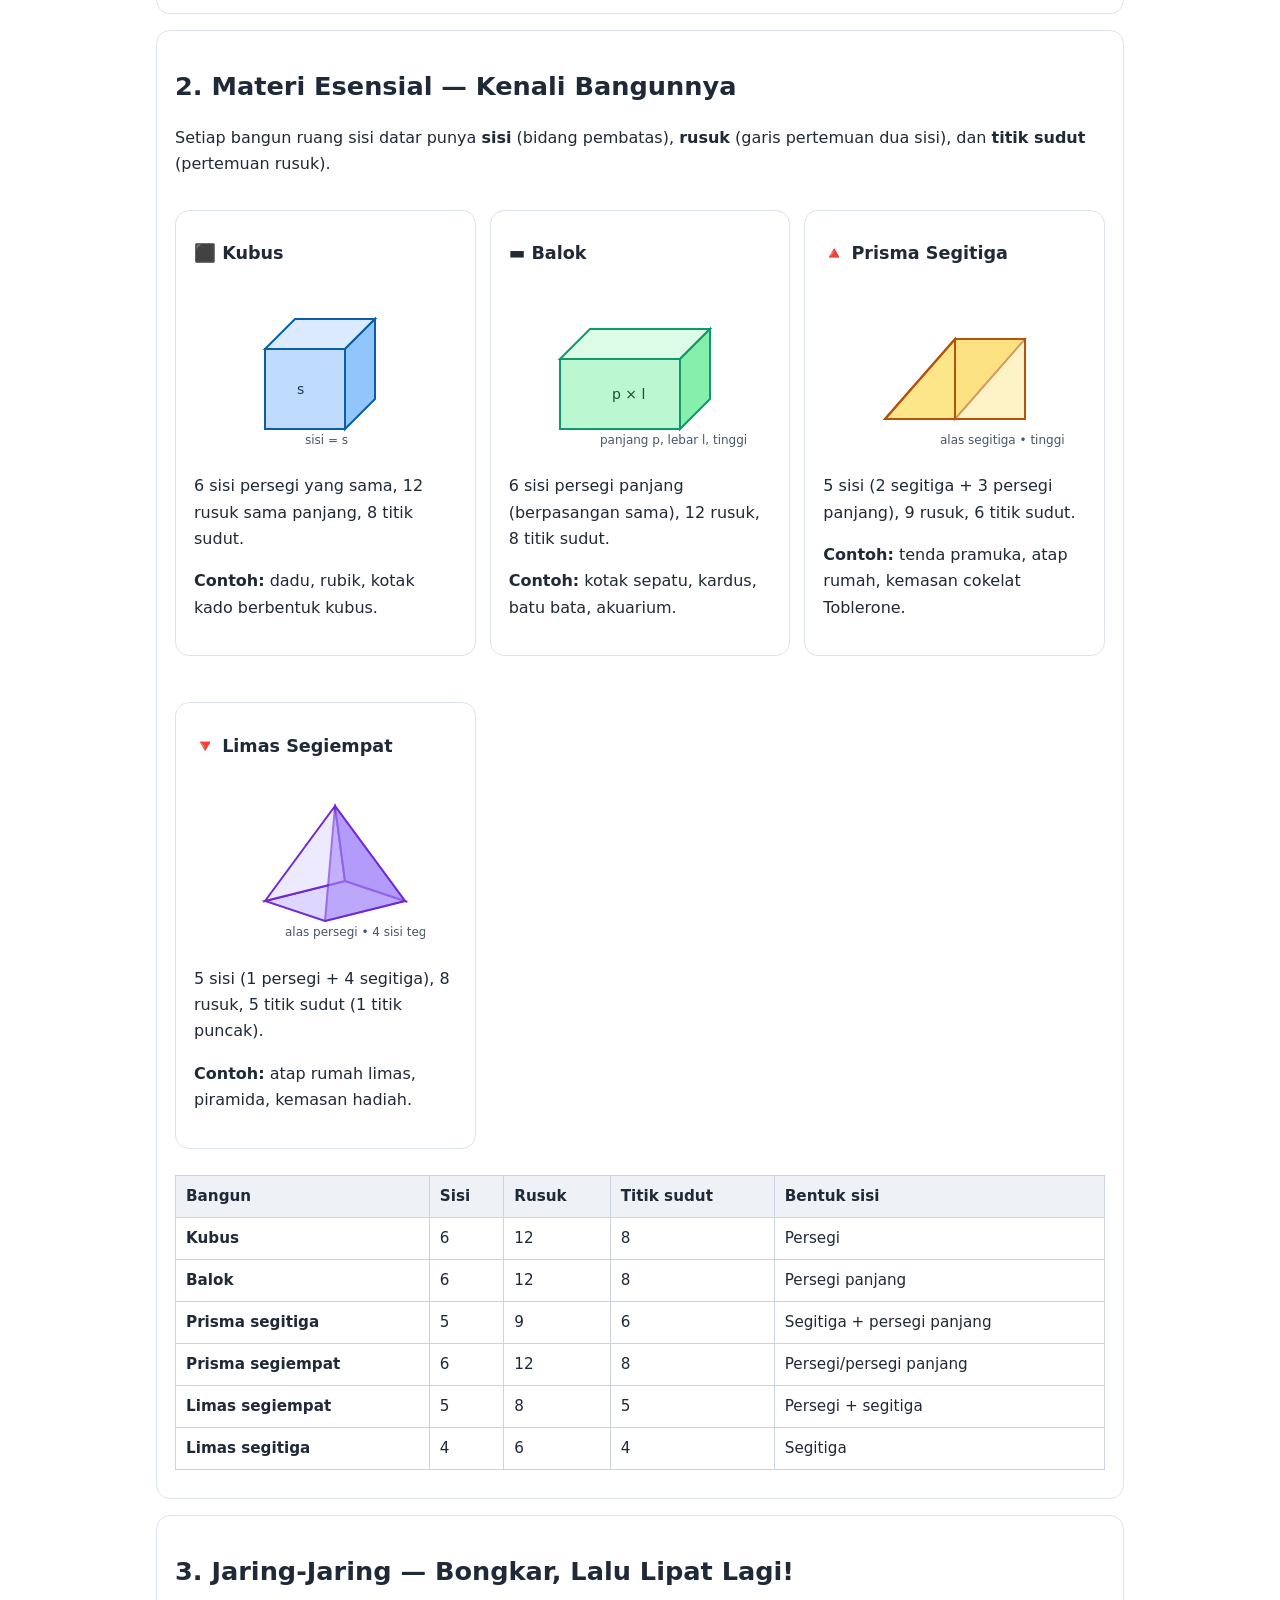
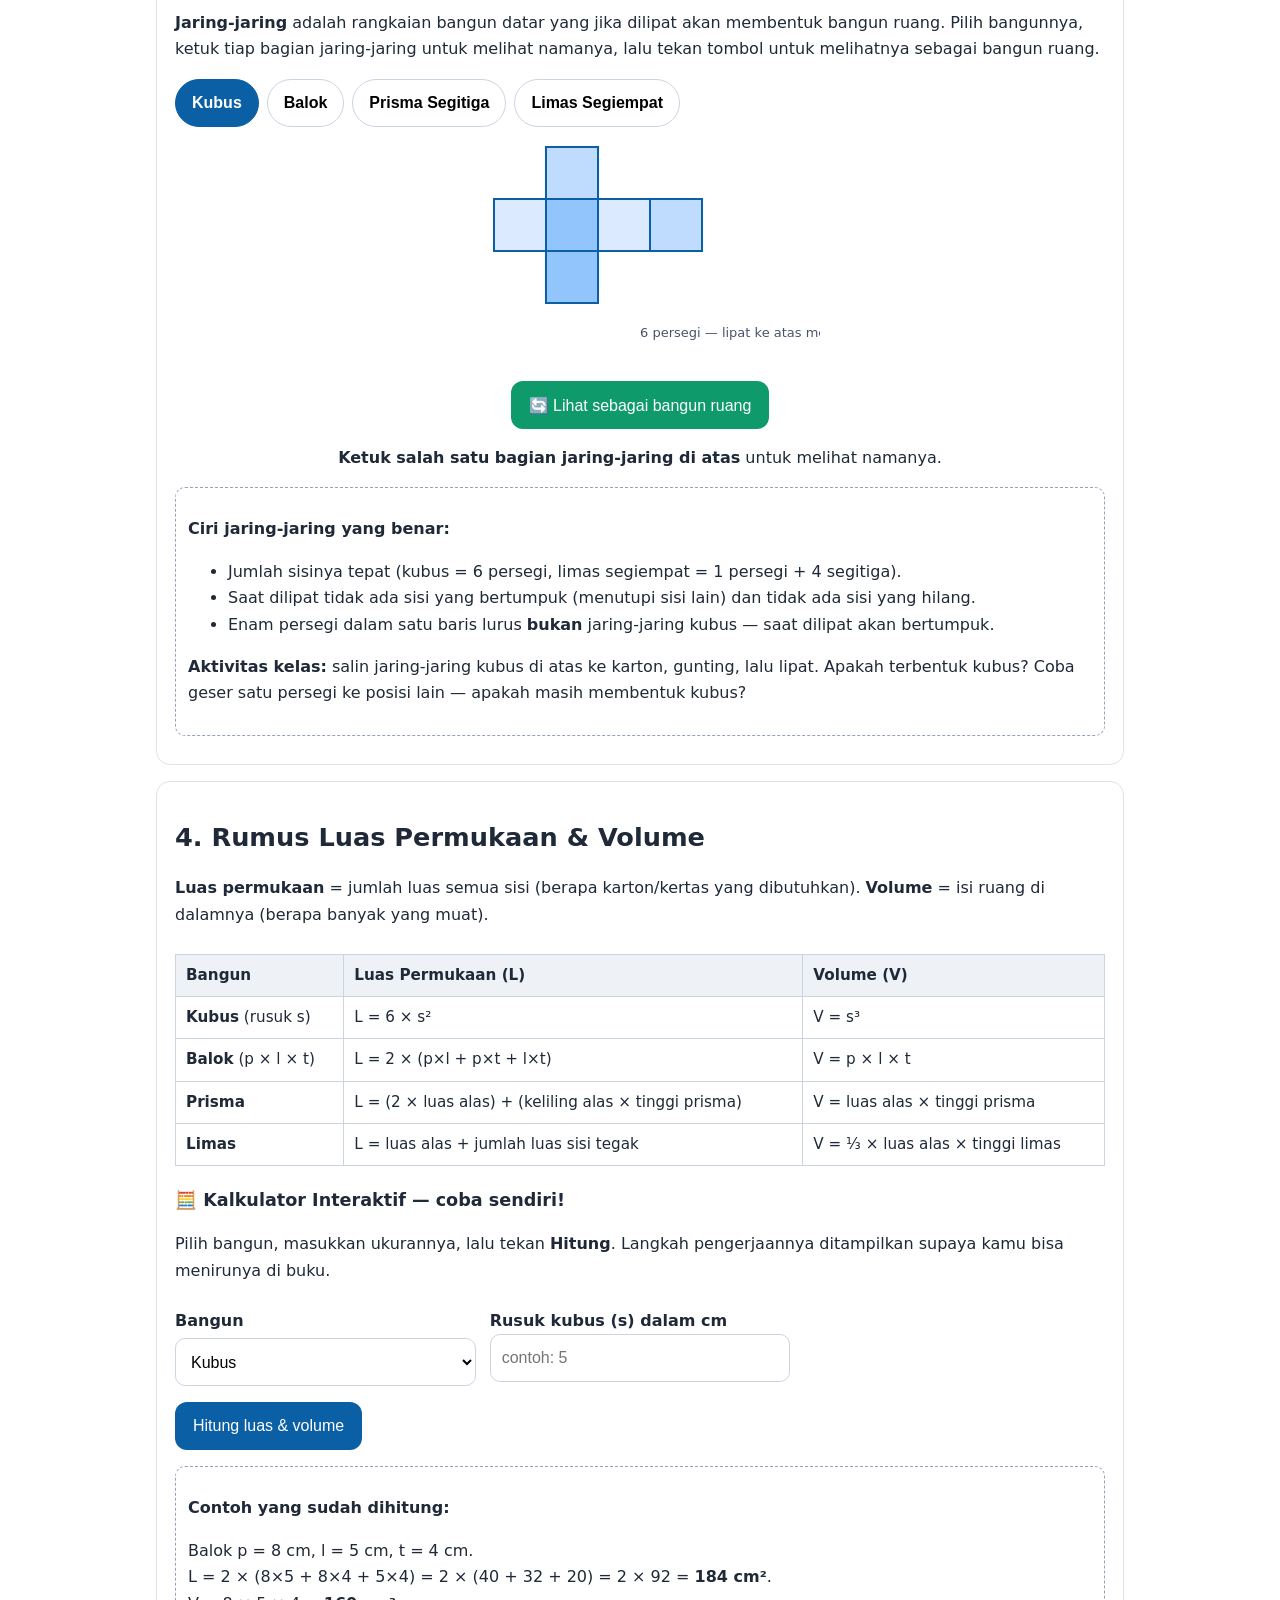
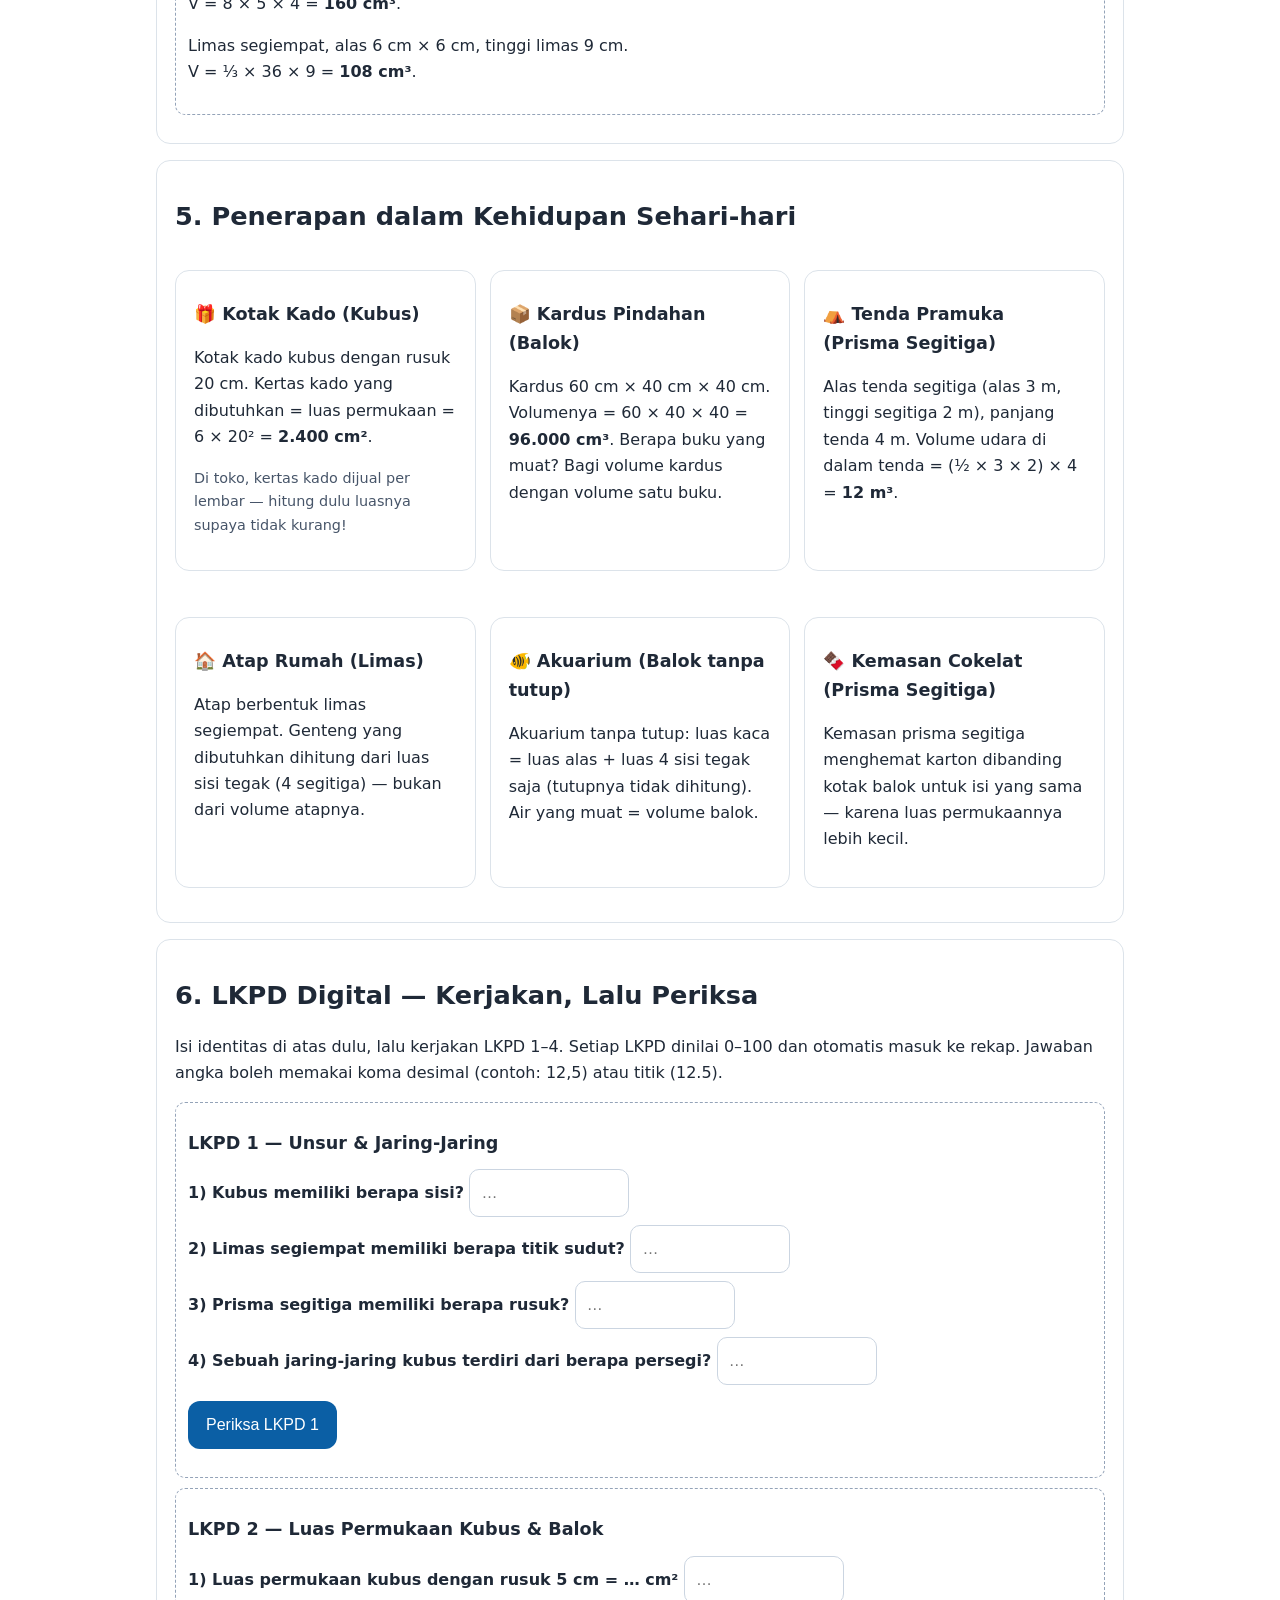
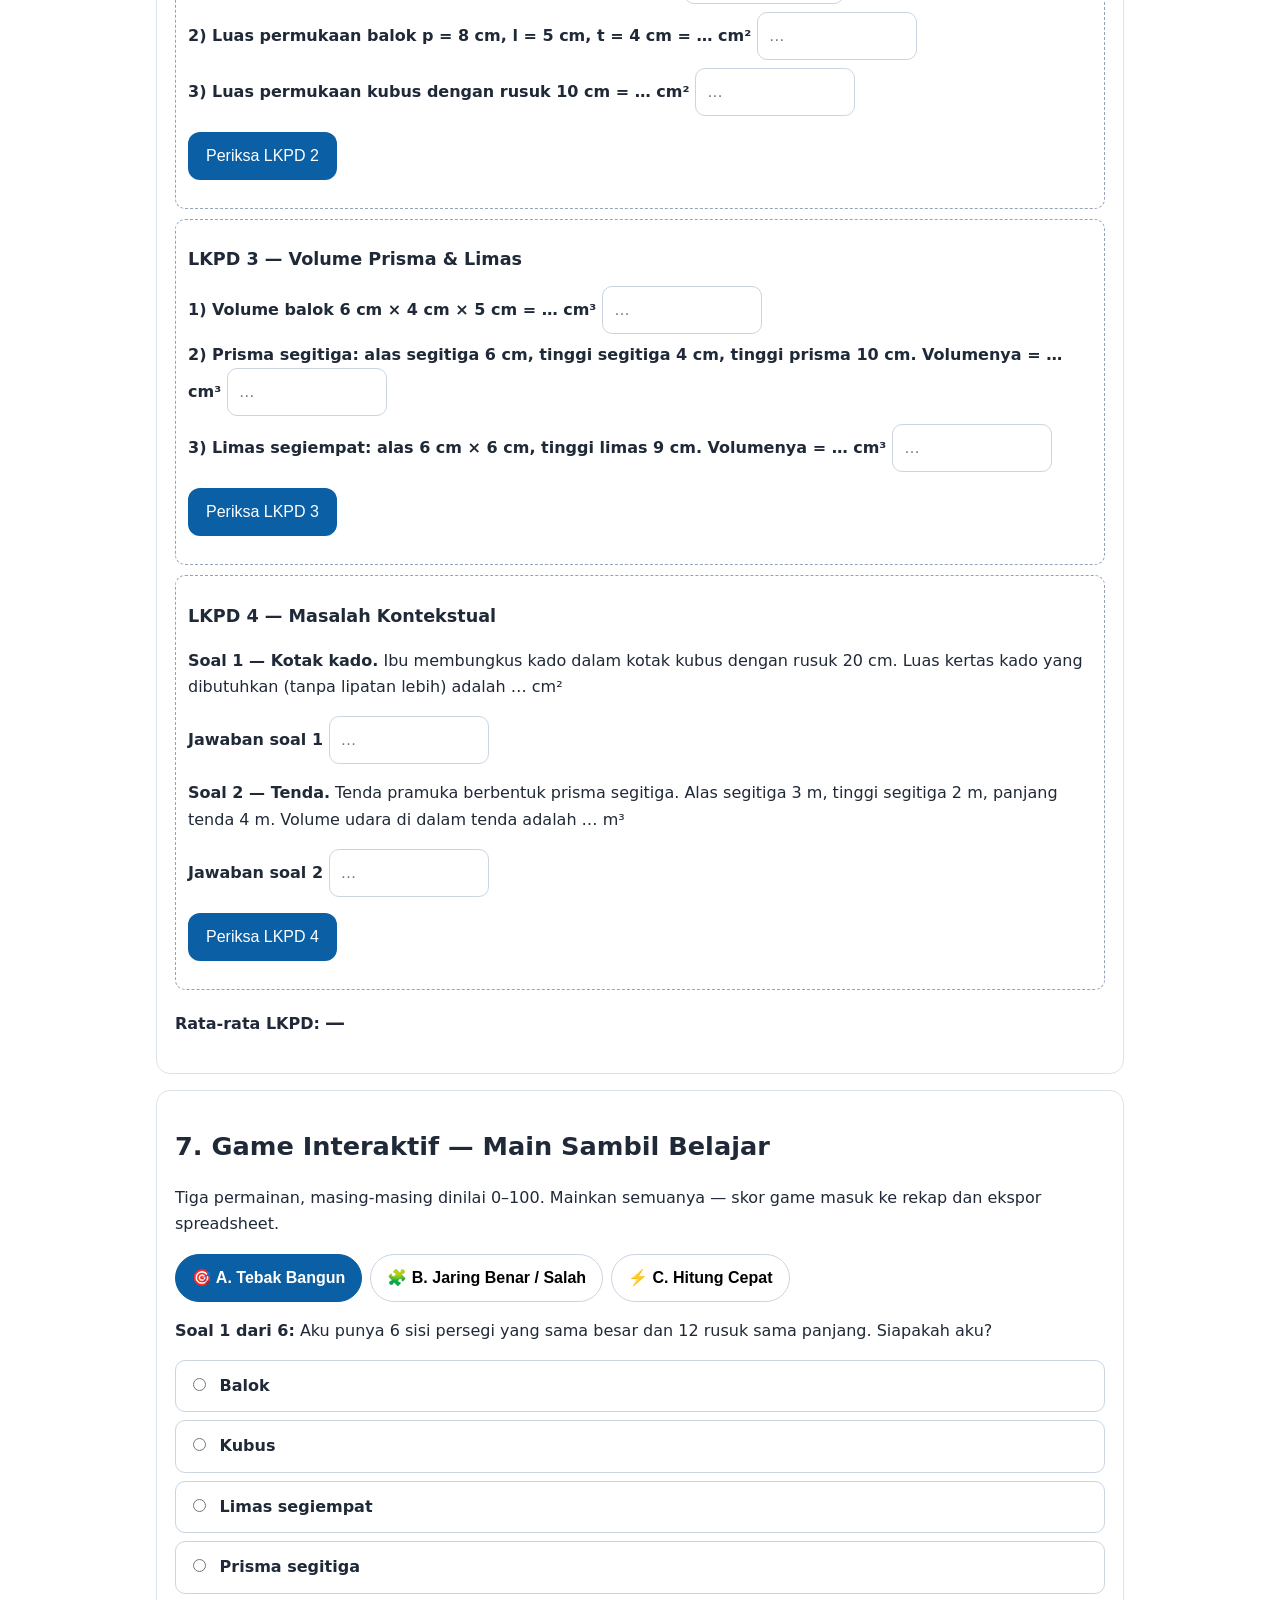
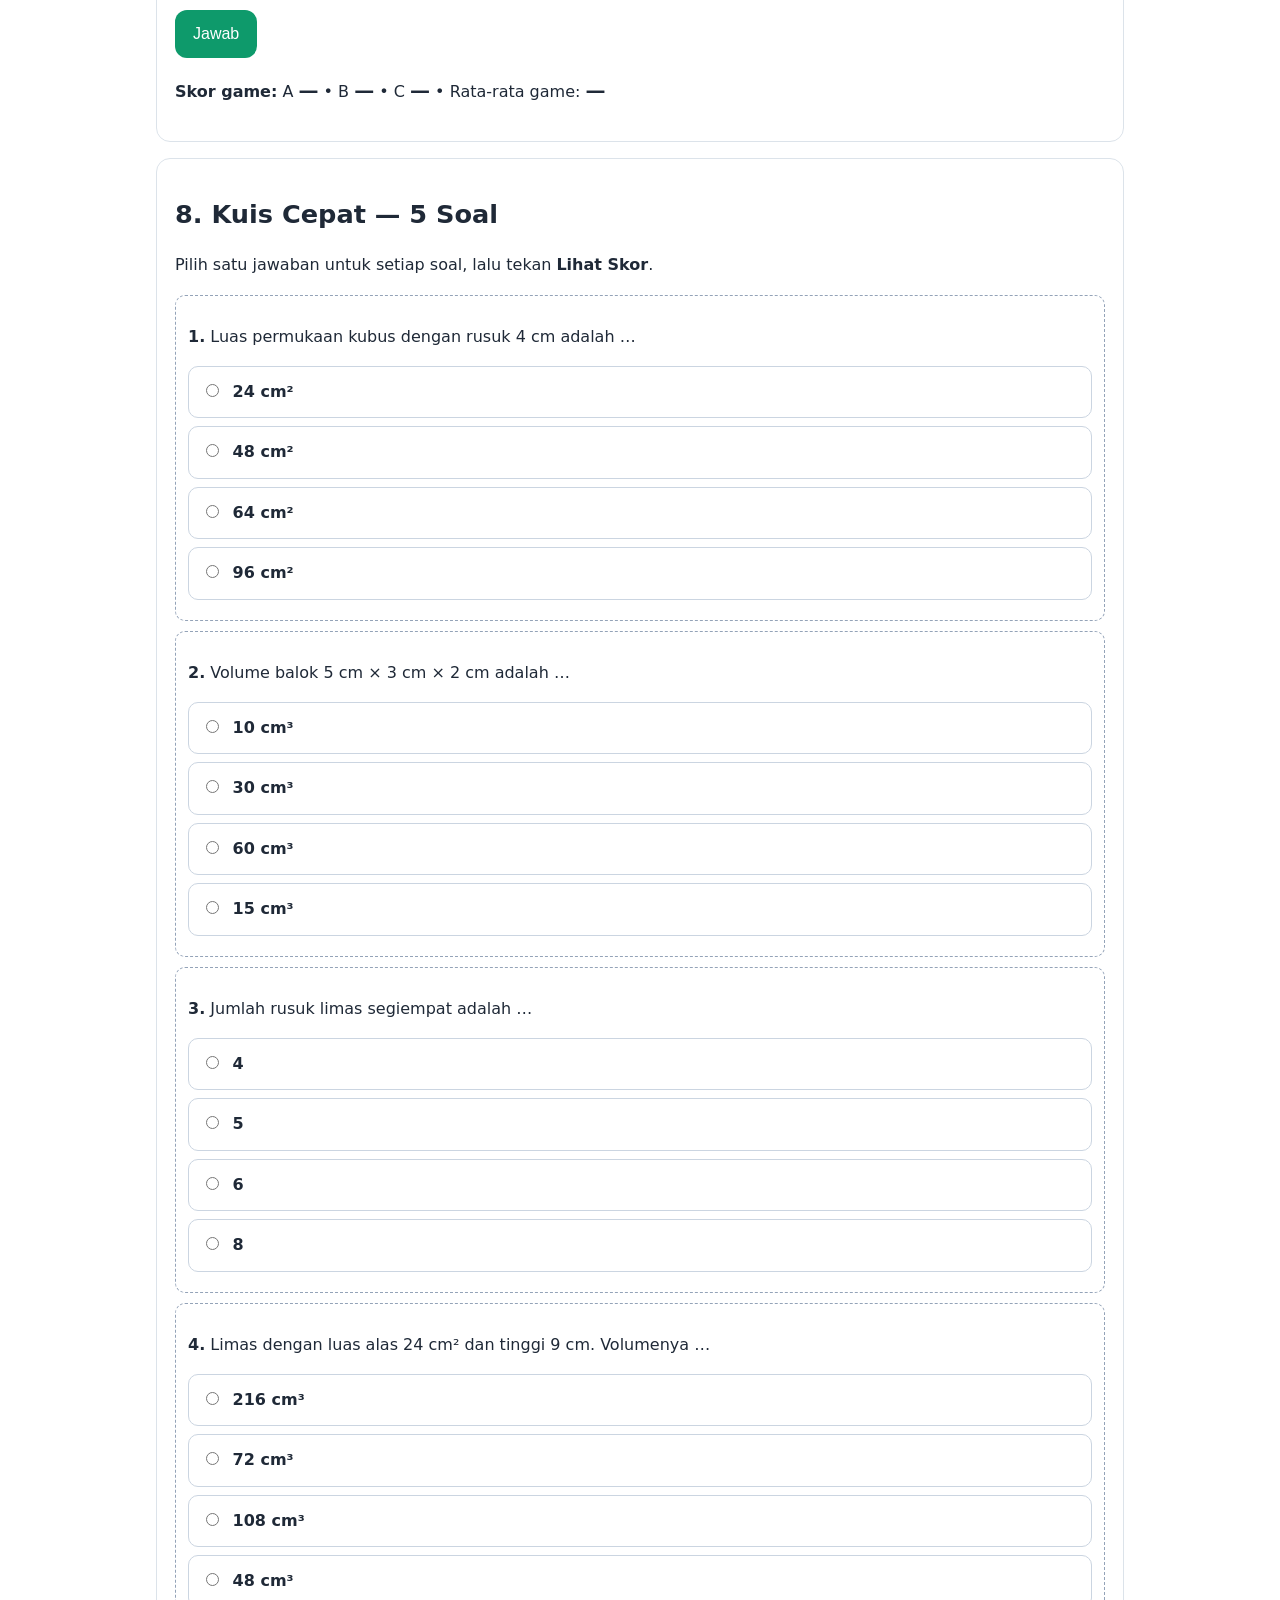
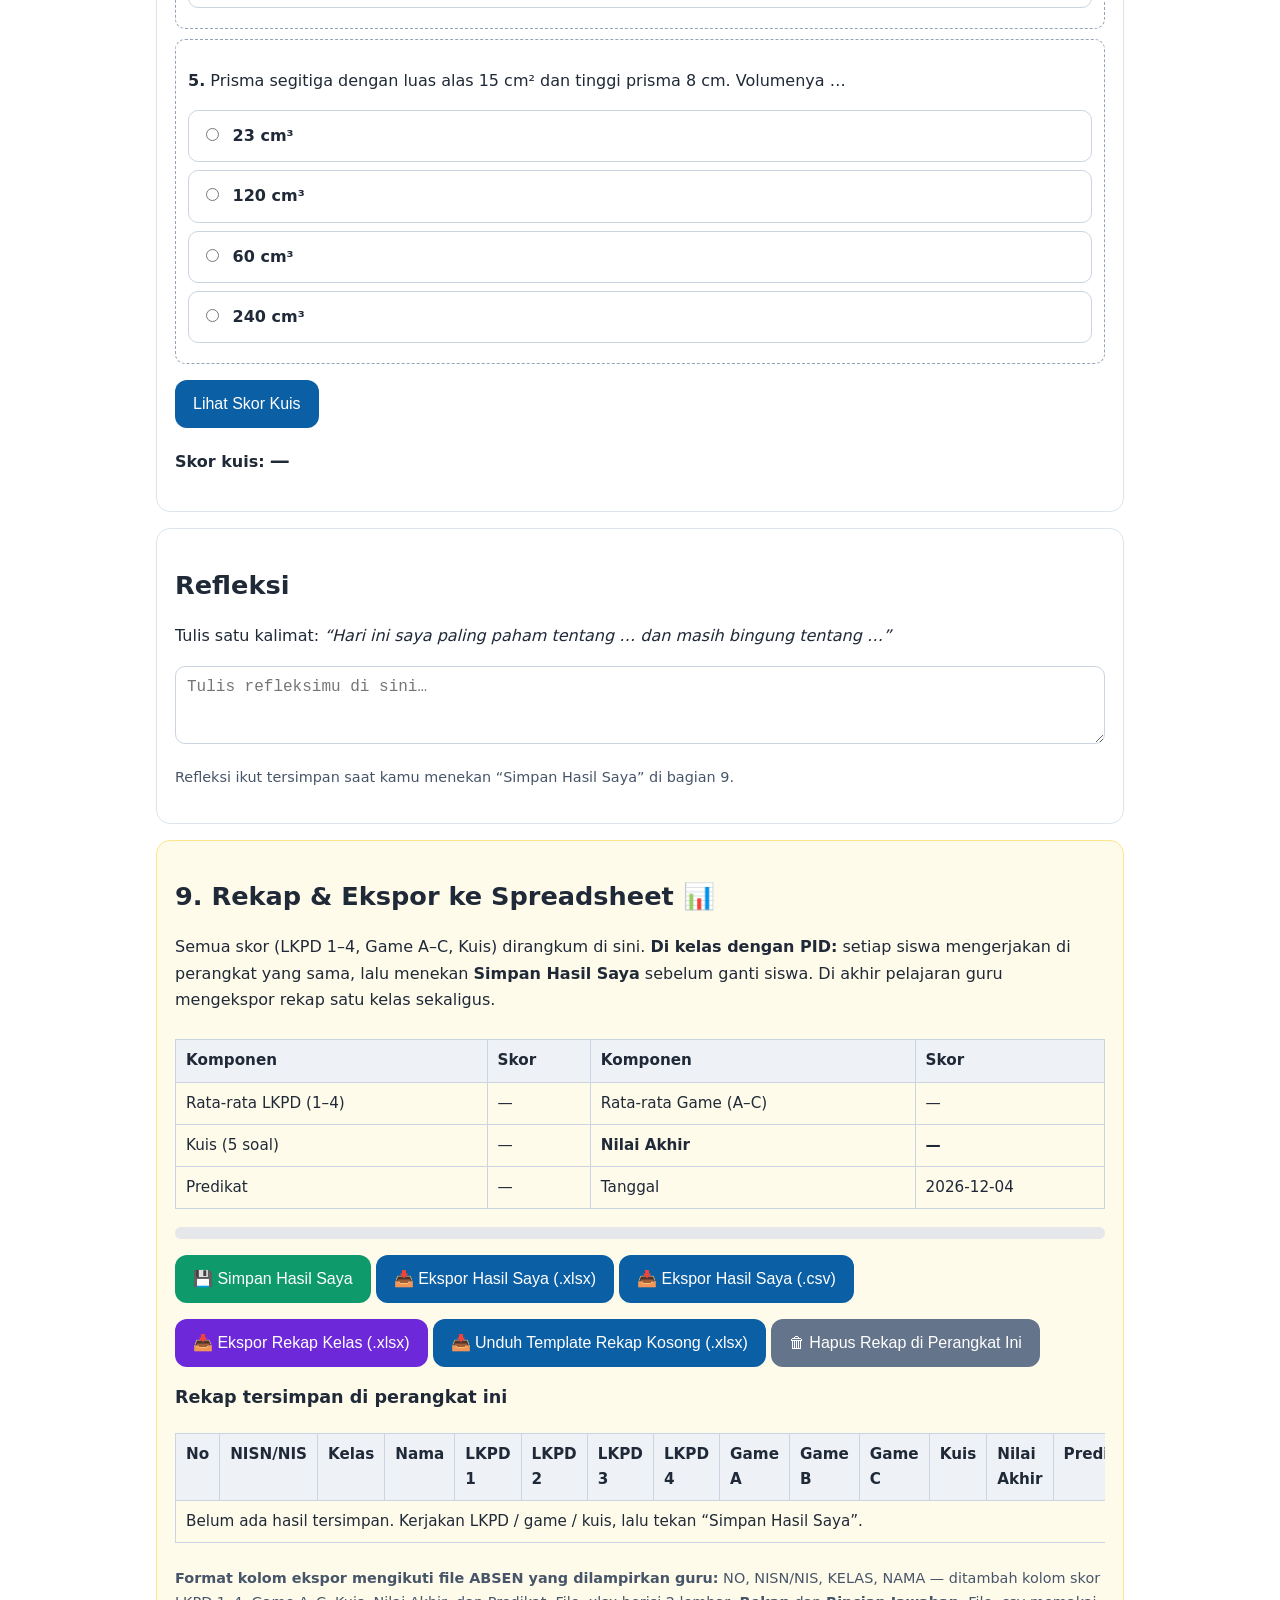
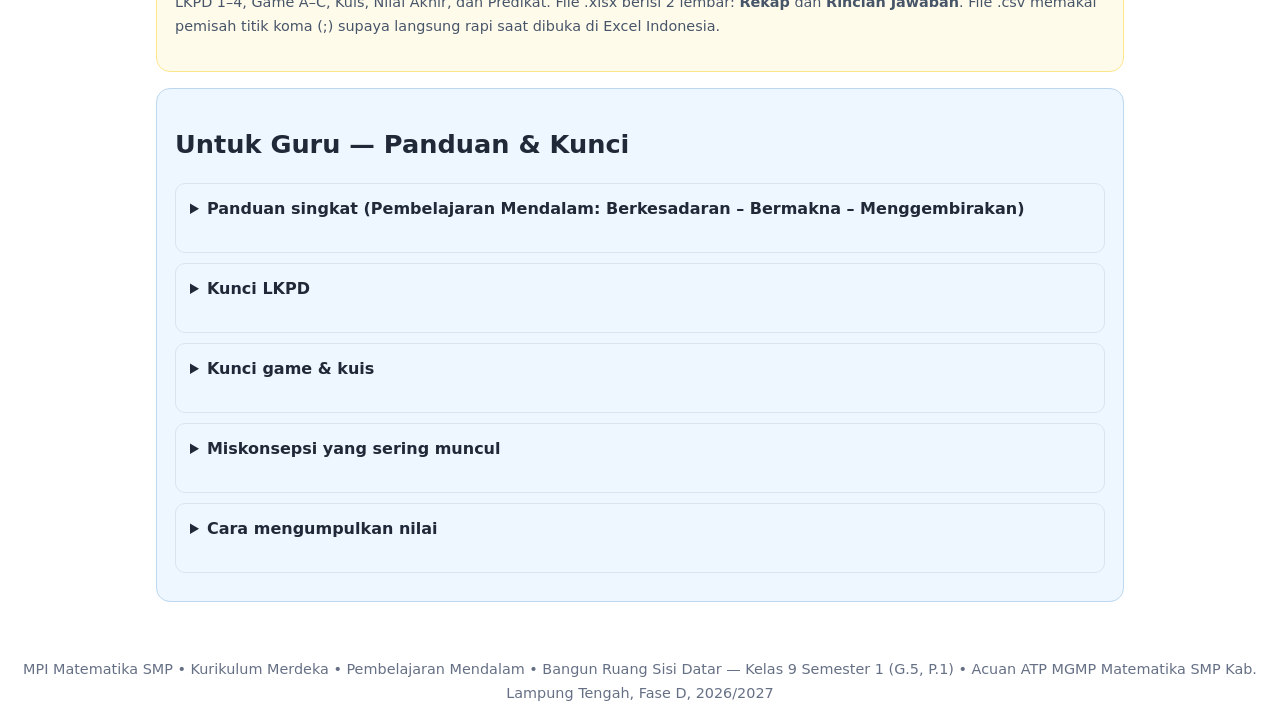
<file: kelas-9/semester-1/bangun-ruang-sisi-datar.html>
<!doctype html>
<html lang="id">
<head>
<meta charset="utf-8">
<meta name="viewport" content="width=device-width,initial-scale=1">
<meta name="description" content="Media Pembelajaran Interaktif Bangun Ruang Sisi Datar, Kelas 9 Semester 1, Kurikulum Merdeka, TP G.5 dan P.1. Bisa dibuka online maupun offline di PID, HP, dan laptop.">
<title>Kelas 9 — Bangun Ruang Sisi Datar | MPI Matematika SMP</title>
<style>
:root{--biru:#0b5fa5;--hijau:#0e9a6b;--kuning:#fff3c4;--abu:#f4f6f8;--teks:#1f2937;--merah:#b42318;--ungu:#6d28d9}
*{box-sizing:border-box}
html{font-size:16px}
body{font-family:system-ui,-apple-system,"Segoe UI",Roboto,Arial,sans-serif;margin:0;color:var(--teks);line-height:1.65;background:#fff;overflow-wrap:break-word}
h1{font-size:clamp(1.6rem,4.5vw,2.4rem);line-height:1.2;margin:.3em 0}
h2{font-size:clamp(1.25rem,3.5vw,1.6rem);line-height:1.3}
h3{font-size:1.1rem;margin:.6em 0}
header{background:var(--biru);color:#fff;padding:clamp(20px,4vw,36px) 20px}
header a{color:#ffe082}
.wrap{width:min(94vw,960px);margin:0 auto;padding:20px 16px}
.card{border:1px solid #dce3ea;border-radius:14px;padding:18px;margin:16px 0;background:#fff}
.card.guru{background:#eef7ff;border-color:#bcd7f0}
.card.kuning{background:#fffbeb;border-color:#fde68a}
.pill{display:inline-block;background:var(--kuning);color:#1f2937;border-radius:999px;padding:4px 12px;font-weight:700;font-size:.9em}
.btn{background:var(--biru);color:#fff;border:0;border-radius:12px;padding:12px 18px;cursor:pointer;font-size:1em;min-height:48px;touch-action:manipulation}
.btn.hijau{background:var(--hijau)}
.btn.ungu{background:var(--ungu)}
.btn.abu{background:#64748b}
.btn:hover{opacity:.92}
.btn:disabled{opacity:.5;cursor:not-allowed}
.btn:focus-visible,.num:focus-visible,input:focus-visible,select:focus-visible,textarea:focus-visible,summary:focus-visible,button:focus-visible{outline:3px solid #f59e0b;outline-offset:3px}
input[type=text],input[type=number],select,textarea{padding:11px;border:1px solid #cbd5e1;border-radius:10px;width:100%;max-width:420px;font-size:1em;min-height:48px;background:#fff}
textarea{max-width:100%}
label{display:block;margin:8px 0 4px;font-weight:600}
.grid{display:grid;grid-template-columns:repeat(auto-fit,minmax(240px,1fr));gap:14px}
.benar{color:#0e7a55;font-weight:700}.salah{color:var(--merah);font-weight:700}
.skor{font-size:1.25rem;font-weight:800}
details{border:1px solid #dce3ea;border-radius:10px;padding:12px 14px;margin:10px 0}
details summary{cursor:pointer;min-height:44px}
.num{display:inline-flex;align-items:center;justify-content:center;min-width:52px;min-height:52px;text-align:center;background:var(--abu);border:1px solid #cbd5e1;border-radius:10px;padding:10px;margin:5px;cursor:pointer;font-weight:700;font-size:1.05em;touch-action:manipulation}
.num.pilih{background:#ffe082}
footer{color:#667085;font-size:.9em;padding:20px;text-align:center}
table{border-collapse:collapse;width:100%;margin:10px 0;font-size:.95em}
th,td{border:1px solid #cbd5e1;padding:8px 10px;text-align:left;vertical-align:top}
th{background:#eef2f7}
.rumus{background:#f8fafc;border-left:4px solid var(--biru);padding:10px 14px;border-radius:0 10px 10px 0;margin:10px 0}
.nav-mpi{display:flex;flex-wrap:wrap;gap:8px;margin:12px 0}
.nav-mpi a{display:inline-block;background:var(--abu);border:1px solid #cbd5e1;border-radius:999px;padding:8px 14px;text-decoration:none;color:var(--teks);font-weight:600}
.nav-mpi a:hover{background:#ffe082}
.tabs{display:flex;flex-wrap:wrap;gap:8px;margin:10px 0}
.tab-btn{border:1px solid #cbd5e1;background:#fff;border-radius:999px;padding:10px 16px;cursor:pointer;font-size:1em;font-weight:700;min-height:48px}
.tab-btn.aktif{background:var(--biru);color:#fff;border-color:var(--biru)}
.svg-wrap{text-align:center;margin:10px 0}
.svg-wrap svg{max-width:100%;height:auto}
.muka{cursor:pointer}
.muka:hover{opacity:.75}
.pilihan{display:block;border:1px solid #cbd5e1;border-radius:10px;padding:12px;margin:8px 0;cursor:pointer}
.pilihan:hover{background:#f8fafc}
.pilihan input{margin-right:8px}
.kotak-soal{border:1px dashed #94a3b8;border-radius:10px;padding:12px;margin:10px 0}
.tabel-scroll{overflow-x:auto}
.badge{display:inline-block;border-radius:999px;padding:2px 10px;font-size:.85em;font-weight:700;background:#dcfce7;color:#166534}
.badge.perlu{background:#fee2e2;color:#991b1b}
.progress{height:12px;background:#e5e7eb;border-radius:999px;overflow:hidden;margin:8px 0}
.progress>div{height:100%;background:var(--hijau);width:0%}
.kecil{font-size:.9em;color:#475569}
@media (max-width:600px){
  .wrap{width:100%;padding:16px 14px}
  .card{padding:16px;border-radius:12px}
  .grid{grid-template-columns:1fr}
  .btn{width:100%;padding:14px 16px;margin:4px 0}
  input[type=text],input[type=number],select{max-width:100%}
  .num{min-width:56px;min-height:56px}
  table{font-size:.88em}
}
@media (min-width:601px) and (max-width:1024px){
  html{font-size:17px}
  .wrap{width:min(92vw,860px);padding:22px 20px}
  .grid{grid-template-columns:repeat(2,1fr)}
  .card{padding:22px}
  .btn{min-height:52px}
}
@media (min-width:1025px) and (max-width:1399px){
  .wrap{width:min(92vw,1000px)}
  .grid{grid-template-columns:repeat(3,1fr)}
}
@media (min-width:1400px) and (max-width:1599px){
  html{font-size:19px}
  .wrap{width:min(92vw,1200px)}
  .grid{grid-template-columns:repeat(3,1fr)}
  .btn{min-height:56px}
  .num{min-width:60px;min-height:60px}
}
@media (min-width:1600px){
  html{font-size:21px}
  body{line-height:1.7}
  .wrap{width:min(92vw,1440px);padding:32px 24px}
  header{padding:44px 24px}
  h1{font-size:2.9rem}
  h2{font-size:1.9rem}
  .card{padding:30px;border-radius:18px;margin:22px 0}
  .grid{grid-template-columns:repeat(3,1fr);gap:22px}
  .btn{padding:17px 28px;min-height:64px;font-size:1.05em;border-radius:14px}
  input[type=text],input[type=number],select,textarea{padding:15px;min-height:60px;max-width:560px;font-size:1.05em}
  .num{min-width:72px;min-height:72px;font-size:1.2em;border-radius:12px}
  details{padding:18px 20px}
  .tab-btn{padding:14px 22px;min-height:60px}
}
@media (min-width:2200px){
  html{font-size:23px}
  .wrap{width:min(88vw,1600px)}
}
@media print{
  .btn,.nav-mpi,.no-print{display:none !important}
  .card{break-inside:avoid}
  body{font-size:12pt}
}
</style>
</head>
<body>
<header><div class="wrap">
<p><a href="../../index.html">← Beranda</a> · <a href="../index.html">Daftar Materi Kelas 9</a></p>
<h1>Kelas 9 • Bangun Ruang Sisi Datar</h1>
<p><span class="pill">TP G.5 • 6 JP</span> <span class="pill">TP P.1 • 12 JP</span> Semester 1 • Total 18 JP</p>
<p>Kubus, balok, prisma, dan limas — dari jaring-jaring sampai luas permukaan dan volume. Bisa dibuka <b>online maupun offline</b> di PID, HP, dan laptop: cukup klik dua kali file ini, tanpa internet.</p>
</div></header>
<main class="wrap">
<nav class="nav-mpi no-print" aria-label="Navigasi materi">
<a href="#identitas">👤 Identitas</a><a href="#pemantik">1. Pemantik</a><a href="#materi">2. Materi Esensial</a><a href="#jaring">3. Jaring-Jaring</a><a href="#rumus">4. Rumus &amp; Kalkulator</a><a href="#sehari">5. Sehari-hari</a><a href="#lkpd">6. LKPD</a><a href="#game">7. Game</a><a href="#kuis">8. Kuis</a><a href="#rekap">9. Rekap &amp; Ekspor</a><a href="#guru">Untuk Guru</a>
</nav>

<section class="card kuning" id="identitas"><h2>👤 Identitas Siswa — isi dulu sebelum mengerjakan</h2>
<p>Nama dan kelas diambil dari data absen <b>Kelas 9A–9D</b> (136 siswa) yang dilampirkan guru. Identitas ini akan tercantum di semua hasil ekspor spreadsheet.</p>
<div class="grid">
<div><label for="kelasSelect">Kelas</label>
<select id="kelasSelect"><option value="">— Pilih kelas —</option><option>9A</option><option>9B</option><option>9C</option><option>9D</option></select></div>
<div><label for="namaSelect">Nama siswa</label>
<select id="namaSelect"><option value="">— Pilih kelas dulu —</option></select>
<p id="namaManualWrap" style="display:none"><label for="namaManual">Nama (jika tidak ada di daftar)</label><input type="text" id="namaManual" placeholder="Tulis nama lengkap"></p></div>
</div>
<div class="grid">
<div><label>No. absen</label><input type="text" id="noSiswa" readonly placeholder="otomatis"></div>
<div><label>NISN / NIS</label><input type="text" id="nisSiswa" readonly placeholder="otomatis"></div>
</div>
<p class="kecil">Tanggal: <b id="tanggalHari"></b> • Hasil tersimpan di perangkat ini saja (tidak dikirim ke internet). Guru mengumpulkan hasil lewat tombol ekspor di bagian 9.</p>
<p id="identitasInfo" class="kecil"></p>
</section>

<section class="card" id="pemantik"><h2>1. Pemantik — Berkesadaran</h2>
<p>Perhatikan benda-benda di sekitarmu: <b>kotak sepatu, kardus mie instan, kotak kado, tenda pramuka, dan atap rumah</b>. Apa kesamaannya?</p>
<p>Semua benda itu dibatasi oleh <b>sisi-sisi yang datar</b> — persegi, persegi panjang, dan segitiga. Itulah <b>bangun ruang sisi datar</b>.</p>
<div class="kotak-soal"><p><b>Diskusikan berpasangan (2 menit):</b></p>
<ol><li>Sebutkan 3 benda di kelas atau di rumahmu yang berbentuk balok! Apa bedanya dengan kubus?</li>
<li>Kalau sebuah kardus dibongkar dan diratakan, bentuknya jadi apa? Itulah yang disebut <b>jaring-jaring</b>.</li>
<li>Menurutmu, kenapa pembuat kardus harus tahu luas karton yang dibutuhkan?</li></ol></div>
<p><b>Tujuan pembelajaran (dari ATP MGMP Matematika SMP Kab. Lampung Tengah, Fase D, 2026/2027):</b></p>
<ul>
<li><b>G.5 (6 JP):</b> Membuat dan menentukan jaring-jaring bangun ruang (prisma, tabung, limas, dan kerucut) dan membuat bangun ruang tersebut dari jaring-jaringnya.</li>
<li><b>P.1 (12 JP):</b> Menentukan luas permukaan dan volume bangun ruang sisi datar dan menyelesaikan masalah yang terkait.</li>
</ul>
<p class="kecil">Pada materi ini kita fokus pada bangun ruang <b>sisi datar</b>: kubus, balok, prisma, dan limas. Tabung dan kerucut (sisi lengkung) dipelajari pada materi Bangun Ruang Sisi Lengkung.</p>
</section>

<section class="card" id="materi"><h2>2. Materi Esensial — Kenali Bangunnya</h2>
<p>Setiap bangun ruang sisi datar punya <b>sisi</b> (bidang pembatas), <b>rusuk</b> (garis pertemuan dua sisi), dan <b>titik sudut</b> (pertemuan rusuk).</p>
<div class="grid">
<div class="card"><h3>⬛ Kubus</h3>
<div class="svg-wrap"><svg viewBox="0 0 200 170" width="200" height="170" role="img" aria-label="Gambar kubus"><polygon points="40,70 120,70 120,150 40,150" fill="#bfdbfe" stroke="#0b5fa5" stroke-width="2"/><polygon points="40,70 70,40 150,40 120,70" fill="#dbeafe" stroke="#0b5fa5" stroke-width="2"/><polygon points="120,70 150,40 150,120 120,150" fill="#93c5fd" stroke="#0b5fa5" stroke-width="2"/><text x="72" y="115" font-size="14" fill="#1e3a5f">s</text><text x="80" y="165" font-size="12" fill="#475569">sisi = s</text></svg></div>
<p>6 sisi persegi yang sama, 12 rusuk sama panjang, 8 titik sudut.</p><p><b>Contoh:</b> dadu, rubik, kotak kado berbentuk kubus.</p></div>
<div class="card"><h3>▬ Balok</h3>
<div class="svg-wrap"><svg viewBox="0 0 220 170" width="220" height="170" role="img" aria-label="Gambar balok"><polygon points="30,80 150,80 150,150 30,150" fill="#bbf7d0" stroke="#0e9a6b" stroke-width="2"/><polygon points="30,80 60,50 180,50 150,80" fill="#dcfce7" stroke="#0e9a6b" stroke-width="2"/><polygon points="150,80 180,50 180,120 150,150" fill="#86efac" stroke="#0e9a6b" stroke-width="2"/><text x="82" y="120" font-size="14" fill="#14532d">p × l</text><text x="70" y="165" font-size="12" fill="#475569">panjang p, lebar l, tinggi t</text></svg></div>
<p>6 sisi persegi panjang (berpasangan sama), 12 rusuk, 8 titik sudut.</p><p><b>Contoh:</b> kotak sepatu, kardus, batu bata, akuarium.</p></div>
<div class="card"><h3>🔺 Prisma Segitiga</h3>
<div class="svg-wrap"><svg viewBox="0 0 220 170" width="220" height="170" role="img" aria-label="Gambar prisma segitiga"><polygon points="40,140 110,60 110,140" fill="#fde68a" stroke="#b45309" stroke-width="2"/><polygon points="110,60 180,60 180,140 110,140" fill="#fef3c7" stroke="#b45309" stroke-width="2"/><polygon points="40,140 110,60 180,60 180,140 110,140 40,140" fill="none" stroke="#b45309" stroke-width="2"/><polygon points="110,60 180,60 110,140" fill="#fcd34d" stroke="#b45309" stroke-width="2" opacity="0.55"/><text x="95" y="165" font-size="12" fill="#475569">alas segitiga • tinggi prisma t</text></svg></div>
<p>5 sisi (2 segitiga + 3 persegi panjang), 9 rusuk, 6 titik sudut.</p><p><b>Contoh:</b> tenda pramuka, atap rumah, kemasan cokelat Toblerone.</p></div>
<div class="card"><h3>🔻 Limas Segiempat</h3>
<div class="svg-wrap"><svg viewBox="0 0 200 170" width="200" height="170" role="img" aria-label="Gambar limas segiempat"><polygon points="40,130 120,110 180,130 100,150" fill="#ddd6fe" stroke="#6d28d9" stroke-width="2"/><polygon points="40,130 110,35 120,110" fill="#ede9fe" stroke="#6d28d9" stroke-width="2"/><polygon points="120,110 110,35 180,130" fill="#c4b5fd" stroke="#6d28d9" stroke-width="2"/><polygon points="100,150 110,35 180,130" fill="#a78bfa" stroke="#6d28d9" stroke-width="2" opacity="0.6"/><text x="60" y="165" font-size="12" fill="#475569">alas persegi • 4 sisi tegak segitiga</text></svg></div>
<p>5 sisi (1 persegi + 4 segitiga), 8 rusuk, 5 titik sudut (1 titik puncak).</p><p><b>Contoh:</b> atap rumah limas, piramida, kemasan hadiah.</p></div>
</div>
<div class="tabel-scroll"><table>
<tr><th>Bangun</th><th>Sisi</th><th>Rusuk</th><th>Titik sudut</th><th>Bentuk sisi</th></tr>
<tr><td><b>Kubus</b></td><td>6</td><td>12</td><td>8</td><td>Persegi</td></tr>
<tr><td><b>Balok</b></td><td>6</td><td>12</td><td>8</td><td>Persegi panjang</td></tr>
<tr><td><b>Prisma segitiga</b></td><td>5</td><td>9</td><td>6</td><td>Segitiga + persegi panjang</td></tr>
<tr><td><b>Prisma segiempat</b></td><td>6</td><td>12</td><td>8</td><td>Persegi/persegi panjang</td></tr>
<tr><td><b>Limas segiempat</b></td><td>5</td><td>8</td><td>5</td><td>Persegi + segitiga</td></tr>
<tr><td><b>Limas segitiga</b></td><td>4</td><td>6</td><td>4</td><td>Segitiga</td></tr>
</table></div>
</section>

<section class="card" id="jaring"><h2>3. Jaring-Jaring — Bongkar, Lalu Lipat Lagi!</h2>
<p><b>Jaring-jaring</b> adalah rangkaian bangun datar yang jika dilipat akan membentuk bangun ruang. Pilih bangunnya, ketuk tiap bagian jaring-jaring untuk melihat namanya, lalu tekan tombol untuk melihatnya sebagai bangun ruang.</p>
<div class="tabs" role="tablist">
<button class="tab-btn aktif" data-bangun="kubus">Kubus</button>
<button class="tab-btn" data-bangun="balok">Balok</button>
<button class="tab-btn" data-bangun="prisma">Prisma Segitiga</button>
<button class="tab-btn" data-bangun="limas">Limas Segiempat</button>
</div>
<div class="svg-wrap" id="tampilanBangun"></div>
<p style="text-align:center"><button class="btn hijau" id="btnTukarTampilan">🔄 Lihat sebagai bangun ruang</button></p>
<p id="infoMuka" style="text-align:center"><b>Ketuk salah satu bagian jaring-jaring di atas</b> untuk melihat namanya.</p>
<div class="kotak-soal"><p><b>Ciri jaring-jaring yang benar:</b></p>
<ul><li>Jumlah sisinya tepat (kubus = 6 persegi, limas segiempat = 1 persegi + 4 segitiga).</li>
<li>Saat dilipat tidak ada sisi yang bertumpuk (menutupi sisi lain) dan tidak ada sisi yang hilang.</li>
<li>Enam persegi dalam satu baris lurus <b>bukan</b> jaring-jaring kubus — saat dilipat akan bertumpuk.</li></ul>
<p><b>Aktivitas kelas:</b> salin jaring-jaring kubus di atas ke karton, gunting, lalu lipat. Apakah terbentuk kubus? Coba geser satu persegi ke posisi lain — apakah masih membentuk kubus?</p></div>
</section>

<section class="card" id="rumus"><h2>4. Rumus Luas Permukaan &amp; Volume</h2>
<p><b>Luas permukaan</b> = jumlah luas semua sisi (berapa karton/kertas yang dibutuhkan). <b>Volume</b> = isi ruang di dalamnya (berapa banyak yang muat).</p>
<div class="tabel-scroll"><table>
<tr><th>Bangun</th><th>Luas Permukaan (L)</th><th>Volume (V)</th></tr>
<tr><td><b>Kubus</b> (rusuk s)</td><td>L = 6 × s²</td><td>V = s³</td></tr>
<tr><td><b>Balok</b> (p × l × t)</td><td>L = 2 × (p×l + p×t + l×t)</td><td>V = p × l × t</td></tr>
<tr><td><b>Prisma</b></td><td>L = (2 × luas alas) + (keliling alas × tinggi prisma)</td><td>V = luas alas × tinggi prisma</td></tr>
<tr><td><b>Limas</b></td><td>L = luas alas + jumlah luas sisi tegak</td><td>V = ⅓ × luas alas × tinggi limas</td></tr>
</table></div>
<h3>🧮 Kalkulator Interaktif — coba sendiri!</h3>
<p>Pilih bangun, masukkan ukurannya, lalu tekan <b>Hitung</b>. Langkah pengerjaannya ditampilkan supaya kamu bisa menirunya di buku.</p>
<div class="grid">
<div><label for="kalkBangun">Bangun</label>
<select id="kalkBangun"><option value="kubus">Kubus</option><option value="balok">Balok</option><option value="prisma">Prisma segitiga</option><option value="limas">Limas segiempat</option></select></div>
<div id="kalkInput"></div>
</div>
<p><button class="btn" id="btnHitung">Hitung luas &amp; volume</button></p>
<div id="kalkHasil" class="rumus" style="display:none"></div>
<div class="kotak-soal"><p><b>Contoh yang sudah dihitung:</b></p>
<p>Balok p = 8 cm, l = 5 cm, t = 4 cm.<br>L = 2 × (8×5 + 8×4 + 5×4) = 2 × (40 + 32 + 20) = 2 × 92 = <b>184 cm²</b>.<br>V = 8 × 5 × 4 = <b>160 cm³</b>.</p>
<p>Limas segiempat, alas 6 cm × 6 cm, tinggi limas 9 cm.<br>V = ⅓ × 36 × 9 = <b>108 cm³</b>.</p></div>
</section>

<section class="card" id="sehari"><h2>5. Penerapan dalam Kehidupan Sehari-hari</h2>
<div class="grid">
<div class="card"><h3>🎁 Kotak Kado (Kubus)</h3><p>Kotak kado kubus dengan rusuk 20 cm. Kertas kado yang dibutuhkan = luas permukaan = 6 × 20² = <b>2.400 cm²</b>.</p><p class="kecil">Di toko, kertas kado dijual per lembar — hitung dulu luasnya supaya tidak kurang!</p></div>
<div class="card"><h3>📦 Kardus Pindahan (Balok)</h3><p>Kardus 60 cm × 40 cm × 40 cm. Volumenya = 60 × 40 × 40 = <b>96.000 cm³</b>. Berapa buku yang muat? Bagi volume kardus dengan volume satu buku.</p></div>
<div class="card"><h3>⛺ Tenda Pramuka (Prisma Segitiga)</h3><p>Alas tenda segitiga (alas 3 m, tinggi segitiga 2 m), panjang tenda 4 m. Volume udara di dalam tenda = (½ × 3 × 2) × 4 = <b>12 m³</b>.</p></div>
<div class="card"><h3>🏠 Atap Rumah (Limas)</h3><p>Atap berbentuk limas segiempat. Genteng yang dibutuhkan dihitung dari luas sisi tegak (4 segitiga) — bukan dari volume atapnya.</p></div>
<div class="card"><h3>🐠 Akuarium (Balok tanpa tutup)</h3><p>Akuarium tanpa tutup: luas kaca = luas alas + luas 4 sisi tegak saja (tutupnya tidak dihitung). Air yang muat = volume balok.</p></div>
<div class="card"><h3>🍫 Kemasan Cokelat (Prisma Segitiga)</h3><p>Kemasan prisma segitiga menghemat karton dibanding kotak balok untuk isi yang sama — karena luas permukaannya lebih kecil.</p></div>
</div>
</section>

<section class="card" id="lkpd"><h2>6. LKPD Digital — Kerjakan, Lalu Periksa</h2>
<p>Isi identitas di atas dulu, lalu kerjakan LKPD 1–4. Setiap LKPD dinilai 0–100 dan otomatis masuk ke rekap. Jawaban angka boleh memakai koma desimal (contoh: 12,5) atau titik (12.5).</p>

<div class="kotak-soal"><h3>LKPD 1 — Unsur &amp; Jaring-Jaring <span class="skor" id="skorL1"></span></h3>
<label>1) Kubus memiliki berapa sisi? <input type="number" id="l1a" style="max-width:160px" placeholder="…"></label>
<label>2) Limas segiempat memiliki berapa titik sudut? <input type="number" id="l1b" style="max-width:160px" placeholder="…"></label>
<label>3) Prisma segitiga memiliki berapa rusuk? <input type="number" id="l1c" style="max-width:160px" placeholder="…"></label>
<label>4) Sebuah jaring-jaring kubus terdiri dari berapa persegi? <input type="number" id="l1d" style="max-width:160px" placeholder="…"></label>
<p><button class="btn" onclick="periksaLKPD(1)">Periksa LKPD 1</button></p><p id="hasilL1"></p></div>

<div class="kotak-soal"><h3>LKPD 2 — Luas Permukaan Kubus &amp; Balok <span class="skor" id="skorL2"></span></h3>
<label>1) Luas permukaan kubus dengan rusuk 5 cm = … cm² <input type="number" id="l2a" style="max-width:160px" placeholder="…"></label>
<label>2) Luas permukaan balok p = 8 cm, l = 5 cm, t = 4 cm = … cm² <input type="number" id="l2b" style="max-width:160px" placeholder="…"></label>
<label>3) Luas permukaan kubus dengan rusuk 10 cm = … cm² <input type="number" id="l2c" style="max-width:160px" placeholder="…"></label>
<p><button class="btn" onclick="periksaLKPD(2)">Periksa LKPD 2</button></p><p id="hasilL2"></p></div>

<div class="kotak-soal"><h3>LKPD 3 — Volume Prisma &amp; Limas <span class="skor" id="skorL3"></span></h3>
<label>1) Volume balok 6 cm × 4 cm × 5 cm = … cm³ <input type="number" id="l3a" style="max-width:160px" placeholder="…"></label>
<label>2) Prisma segitiga: alas segitiga 6 cm, tinggi segitiga 4 cm, tinggi prisma 10 cm. Volumenya = … cm³ <input type="number" id="l3b" style="max-width:160px" placeholder="…"></label>
<label>3) Limas segiempat: alas 6 cm × 6 cm, tinggi limas 9 cm. Volumenya = … cm³ <input type="number" id="l3c" style="max-width:160px" placeholder="…"></label>
<p><button class="btn" onclick="periksaLKPD(3)">Periksa LKPD 3</button></p><p id="hasilL3"></p></div>

<div class="kotak-soal"><h3>LKPD 4 — Masalah Kontekstual <span class="skor" id="skorL4"></span></h3>
<p><b>Soal 1 — Kotak kado.</b> Ibu membungkus kado dalam kotak kubus dengan rusuk 20 cm. Luas kertas kado yang dibutuhkan (tanpa lipatan lebih) adalah … cm²</p>
<label>Jawaban soal 1 <input type="number" id="l4a" style="max-width:160px" placeholder="…"></label>
<p><b>Soal 2 — Tenda.</b> Tenda pramuka berbentuk prisma segitiga. Alas segitiga 3 m, tinggi segitiga 2 m, panjang tenda 4 m. Volume udara di dalam tenda adalah … m³</p>
<label>Jawaban soal 2 <input type="number" id="l4b" style="max-width:160px" placeholder="…"></label>
<p><button class="btn" onclick="periksaLKPD(4)">Periksa LKPD 4</button></p><p id="hasilL4"></p></div>
<p><b>Rata-rata LKPD:</b> <span class="skor" id="rataLKPD">—</span></p>
</section>

<section class="card" id="game"><h2>7. Game Interaktif — Main Sambil Belajar</h2>
<p>Tiga permainan, masing-masing dinilai 0–100. Mainkan semuanya — skor game masuk ke rekap dan ekspor spreadsheet.</p>
<div class="tabs">
<button class="tab-btn aktif" data-game="A">🎯 A. Tebak Bangun</button>
<button class="tab-btn" data-game="B">🧩 B. Jaring Benar / Salah</button>
<button class="tab-btn" data-game="C">⚡ C. Hitung Cepat</button>
</div>
<div id="arenaGame"></div>
<p><b>Skor game:</b> A <span class="skor" id="skorGA">—</span> • B <span class="skor" id="skorGB">—</span> • C <span class="skor" id="skorGC">—</span> • Rata-rata game: <span class="skor" id="rataGame">—</span></p>
</section>

<section class="card" id="kuis"><h2>8. Kuis Cepat — 5 Soal</h2>
<p>Pilih satu jawaban untuk setiap soal, lalu tekan <b>Lihat Skor</b>.</p>
<div id="daftarKuis"></div>
<p><button class="btn" onclick="periksaKuis()">Lihat Skor Kuis</button></p>
<p id="hasilKuis"></p>
<p><b>Skor kuis:</b> <span class="skor" id="skorKuis">—</span></p>
</section>

<section class="card"><h2>Refleksi</h2>
<p>Tulis satu kalimat: <i>“Hari ini saya paling paham tentang … dan masih bingung tentang …”</i></p>
<textarea id="refleksi" rows="3" placeholder="Tulis refleksimu di sini…"></textarea>
<p class="kecil">Refleksi ikut tersimpan saat kamu menekan “Simpan Hasil Saya” di bagian 9.</p>
</section>

<section class="card kuning" id="rekap"><h2>9. Rekap &amp; Ekspor ke Spreadsheet 📊</h2>
<p>Semua skor (LKPD 1–4, Game A–C, Kuis) dirangkum di sini. <b>Di kelas dengan PID:</b> setiap siswa mengerjakan di perangkat yang sama, lalu menekan <b>Simpan Hasil Saya</b> sebelum ganti siswa. Di akhir pelajaran guru mengekspor rekap satu kelas sekaligus.</p>
<div class="tabel-scroll"><table>
<tr><th>Komponen</th><th>Skor</th><th>Komponen</th><th>Skor</th></tr>
<tr><td>Rata-rata LKPD (1–4)</td><td id="rekLKPD">—</td><td>Rata-rata Game (A–C)</td><td id="rekGame">—</td></tr>
<tr><td>Kuis (5 soal)</td><td id="rekKuis">—</td><td><b>Nilai Akhir</b></td><td id="rekAkhir"><b>—</b></td></tr>
<tr><td>Predikat</td><td id="rekPredikat">—</td><td>Tanggal</td><td id="rekTanggal">—</td></tr>
</table></div>
<div class="progress"><div id="barNilai"></div></div>
<p>
<button class="btn hijau" onclick="simpanHasil()">💾 Simpan Hasil Saya</button>
<button class="btn" onclick="eksporHasilSayaXLSX()">📥 Ekspor Hasil Saya (.xlsx)</button>
<button class="btn" onclick="eksporHasilSayaCSV()">📥 Ekspor Hasil Saya (.csv)</button>
</p>
<p>
<button class="btn ungu" onclick="eksporRekapKelasXLSX()">📥 Ekspor Rekap Kelas (.xlsx)</button>
<button class="btn" onclick="eksporTemplateXLSX()">📥 Unduh Template Rekap Kosong (.xlsx)</button>
<button class="btn abu" onclick="hapusRekap()">🗑 Hapus Rekap di Perangkat Ini</button>
</p>
<p id="pesanRekap" class="kecil"></p>
<h3>Rekap tersimpan di perangkat ini</h3>
<div class="tabel-scroll"><table id="tabelRekap">
<tr><th>No</th><th>NISN/NIS</th><th>Kelas</th><th>Nama</th><th>LKPD 1</th><th>LKPD 2</th><th>LKPD 3</th><th>LKPD 4</th><th>Game A</th><th>Game B</th><th>Game C</th><th>Kuis</th><th>Nilai Akhir</th><th>Predikat</th><th>Tanggal</th></tr>
<tr id="barisKosong"><td colspan="15">Belum ada hasil tersimpan. Kerjakan LKPD / game / kuis, lalu tekan “Simpan Hasil Saya”.</td></tr>
</table></div>
<p class="kecil"><b>Format kolom ekspor mengikuti file ABSEN yang dilampirkan guru:</b> NO, NISN/NIS, KELAS, NAMA — ditambah kolom skor LKPD 1–4, Game A–C, Kuis, Nilai Akhir, dan Predikat. File .xlsx berisi 2 lembar: <b>Rekap</b> dan <b>Rincian Jawaban</b>. File .csv memakai pemisah titik koma (;) supaya langsung rapi saat dibuka di Excel Indonesia.</p>
</section>

<section class="card guru" id="guru"><h2>Untuk Guru — Panduan &amp; Kunci</h2>
<details><summary><b>Panduan singkat (Pembelajaran Mendalam: Berkesadaran – Bermakna – Menggembirakan)</b></summary>
<p><b>Berkesadaran:</b> mulai dari benda nyata (kardus, kotak kado, tenda). Minta siswa menebak sebelum rumus dikenalkan. <b>Bermakna:</b> tekankan jaring-jaring sebagai “peta” luas permukaan — luas permukaan adalah jumlah luas semua sisi pada jaring-jaring. <b>Menggembirakan:</b> game Tebak Bangun dan Hitung Cepat dipakai sebagai selingan menantang; minta siswa menjelaskan alasan jawabannya, bukan sekadar menebak.</p>
<p><b>Alokasi (ATP):</b> G.5 jaring-jaring 6 JP + P.1 luas permukaan dan volume 12 JP = 18 JP (6 pertemuan @ 3 JP, 1 JP = 40 menit). <b>Di PID:</b> tampilkan bagian 2–4 untuk penjelasan klasikal; siswa mengerjakan LKPD di HP/laptop masing-masing atau bergiliran di PID. <b>Offline:</b> file ini berdiri sendiri — salin lewat flashdisk/Bluetooth ke HP, laptop, atau PID, lalu klik dua kali. Tidak butuh internet dan tidak butuh server.</p></details>
<details><summary><b>Kunci LKPD</b></summary>
<p>LKPD 1: 6 sisi; 5 titik sudut; 9 rusuk; 6 persegi. LKPD 2: 150 cm²; 184 cm²; 600 cm². LKPD 3: 120 cm³; 120 cm³; 108 cm³. LKPD 4: 2.400 cm²; 12 m³.</p></details>
<details><summary><b>Kunci game &amp; kuis</b></summary>
<p>Game A: Kubus; Prisma segitiga; Limas segiempat; Balok; Kubus; Prisma segitiga. Game B: Benar, Salah, Salah, Benar, Salah, Benar. Kuis: 96 cm²; 30 cm³; 8 rusuk; 72 cm³; 120 cm³.</p></details>
<details><summary><b>Miskonsepsi yang sering muncul</b></summary>
<p>Siswa mengira luas permukaan = volume; tekankan satuan (cm² vs cm³) dan arti fisisnya (kertas pembungkus vs isi). Siswa lupa mengalikan 2 pada sisi berpasangan pada balok. Pada limas, siswa memakai tinggi sisi tegak sebagai tinggi limas — bedakan tinggi limas (tegak lurus alas ke puncak) dengan tinggi segitiga sisi tegak. Pada jaring-jaring, siswa mengira semua rangkaian 6 persegi bisa dilipat menjadi kubus.</p></details>
<details><summary><b>Cara mengumpulkan nilai</b></summary>
<p>1) Siswa mengisi identitas (kelas + nama dari absen). 2) Setelah mengerjakan, siswa menekan “Simpan Hasil Saya”. 3) Di akhir jam, guru menekan “Ekspor Rekap Kelas (.xlsx)” — file berisi semua siswa yang tersimpan di perangkat itu, dengan kolom NO, NISN/NIS, KELAS, NAMA sesuai ABSEN. 4) Jika siswa mengerjakan di HP masing-masing, tiap siswa mengekspor “Hasil Saya (.xlsx)” dan mengirimkannya ke guru.</p></details>
</section>
</main>
<footer>MPI Matematika SMP • Kurikulum Merdeka • Pembelajaran Mendalam • Bangun Ruang Sisi Datar — Kelas 9 Semester 1 (G.5, P.1) • Acuan ATP MGMP Matematika SMP Kab. Lampung Tengah, Fase D, 2026/2027</footer>
<script>
"use strict";
var DATA_SISWA = {"9A": [{"no": 1, "nis": "0119399697 / 11805", "kelas": "9A", "nama": "AHMAD SATRIA HALIFIAN"}, {"no": 2, "nis": "0113173349 / 11801", "kelas": "9A", "nama": "AKHMAD KHUSEN GHOZALI"}, {"no": 3, "nis": "0121800789 / 11799", "kelas": "9A", "nama": "ALFINA KAYLA SYAKIRA"}, {"no": 4, "nis": "0114819782 / 11798", "kelas": "9A", "nama": "ALFINDHO DZUN NUR'AIN"}, {"no": 5, "nis": "0118765047 / 11804", "kelas": "9A", "nama": "AMABEL DAMARA WIRASTARI"}, {"no": 6, "nis": "0123052346 / 11802", "kelas": "9A", "nama": "ARIA GANTANG ATMA WIYADI"}, {"no": 7, "nis": "0113255302 / 11806", "kelas": "9A", "nama": "ARIF FADILLA RAFI'I"}, {"no": 8, "nis": "0115700578 / 11797", "kelas": "9A", "nama": "ARIF LUKMAN HAKIM"}, {"no": 9, "nis": "0126875757 / 11803", "kelas": "9A", "nama": "ASYRAF ATHA FAIRUZ"}, {"no": 10, "nis": "0122039545 / 11800", "kelas": "9A", "nama": "AZRIEL IMRAL IBRAHIM"}, {"no": 11, "nis": "0114296808 / 11807", "kelas": "9A", "nama": "BISMA BAGASTIAN"}, {"no": 12, "nis": "0125539397 / 11808", "kelas": "9A", "nama": "DALI AFWAN SYUKRI"}, {"no": 13, "nis": "0111095904 / 11809", "kelas": "9A", "nama": "DENMOKO YUSRAN MAHIB"}, {"no": 14, "nis": "0114489445 / 11810", "kelas": "9A", "nama": "DREAN ZAHRI UNIDA"}, {"no": 15, "nis": "0118401068 /", "kelas": "9A", "nama": "EKA ARUMI"}, {"no": 16, "nis": "0123597908 / 11811", "kelas": "9A", "nama": "ESTER ELYSIA"}, {"no": 17, "nis": "0125499875 / 11812", "kelas": "9A", "nama": "FEBRI ARDIARKA PUTRA"}, {"no": 18, "nis": "0127220954 / 11813", "kelas": "9A", "nama": "HANIF PRAYOGI"}, {"no": 19, "nis": "0116553560 / 11814", "kelas": "9A", "nama": "INNEKE ALYA KAMALIN"}, {"no": 20, "nis": "0112155309 / 11815", "kelas": "9A", "nama": "KHAIRANI NADIA AYLAKIVA"}, {"no": 21, "nis": "0111399370 / 11816", "kelas": "9A", "nama": "LAILILA AINA SYAR'I"}, {"no": 22, "nis": "0128506799 / 11818", "kelas": "9A", "nama": "MALYA ADIVA PRATAMA"}, {"no": 23, "nis": "0116886805 / 11820", "kelas": "9A", "nama": "MOCHAMMAD AGUNG PRAYOGI"}, {"no": 24, "nis": "0119186563 / 11817", "kelas": "9A", "nama": "MUHAMMAD RASYA KURNIAWAN"}, {"no": 25, "nis": "0114177519 / 11824", "kelas": "9A", "nama": "NADIRA SAIDA ASROR"}, {"no": 26, "nis": "0112269678 / 12364", "kelas": "9A", "nama": "NAZELIA MARTHA TRILOVA"}, {"no": 27, "nis": "0129350678 / 11821", "kelas": "9A", "nama": "NAZWA KAMILA PUTRI"}, {"no": 28, "nis": "0114074319 / 11822", "kelas": "9A", "nama": "NEYSA RYVI QUEEN OCTA"}, {"no": 29, "nis": "0129845217 / 11826", "kelas": "9A", "nama": "RAEHAN AL FARIZKI"}, {"no": 30, "nis": "0112074407 / 11825", "kelas": "9A", "nama": "RAFFASYA ALIFIA PUTRA"}, {"no": 31, "nis": "0112278696 / 11828", "kelas": "9A", "nama": "SHAKILA AULIA MAHISWARA"}, {"no": 32, "nis": "0112905018 / 11827", "kelas": "9A", "nama": "SILFI AQILA"}, {"no": 33, "nis": "0115133440 / 11829", "kelas": "9A", "nama": "ZEFANYA STEPHANIE FREDERICA"}, {"no": 34, "nis": "0113149666 / 11830", "kelas": "9A", "nama": "ZHAQIATUL FITRIYAH"}], "9B": [{"no": 1, "nis": "0119328080 / 11831", "kelas": "9B", "nama": "A. KHOIRUNNIZAM AL FAQIH"}, {"no": 2, "nis": "0113783015 / 11832", "kelas": "9B", "nama": "ADOLF BERILOS SILALAHI"}, {"no": 3, "nis": "0122816884 / 11833", "kelas": "9B", "nama": "AHMAD ALFARO"}, {"no": 4, "nis": "0124335623 / 11834", "kelas": "9B", "nama": "AHMAD JORDAN TYO"}, {"no": 5, "nis": "0114163080 / 11835", "kelas": "9B", "nama": "AHMAT FIZAL AJISKI"}, {"no": 6, "nis": "3117794004 / 11836", "kelas": "9B", "nama": "ALDO SETO PRAYOGA"}, {"no": 7, "nis": "0125935528 / 11837", "kelas": "9B", "nama": "ALIF AHMAD NUREYZA"}, {"no": 8, "nis": "0112378257 / 11838", "kelas": "9B", "nama": "ARSYA IBNU FAREZI"}, {"no": 9, "nis": "0113689673 / 11839", "kelas": "9B", "nama": "ASQIA INDAROSA"}, {"no": 10, "nis": "0129784465 / 11840", "kelas": "9B", "nama": "ASYIFAPUTRI NUR AINI"}, {"no": 11, "nis": "0116882856 / 11841", "kelas": "9B", "nama": "AVRIZA DAFFA AL HAFIZH"}, {"no": 12, "nis": "0113940655 / 11842", "kelas": "9B", "nama": "CAMELLIA NIRWANA"}, {"no": 13, "nis": "0122521401 / 11843", "kelas": "9B", "nama": "DEDE AMAR MA'RUF"}, {"no": 14, "nis": "0119416880 / 11844", "kelas": "9B", "nama": "DIONISIUS REVANO ADHITAMA"}, {"no": 15, "nis": "3111521864 / 11845", "kelas": "9B", "nama": "DZAKI ARKANA FAHRUR"}, {"no": 16, "nis": "3124211082 / 11846", "kelas": "9B", "nama": "FATHUR TRI HIZAZI"}, {"no": 17, "nis": "0116136988 / 11847", "kelas": "9B", "nama": "FAZA RAJA ALFARIZI"}, {"no": 18, "nis": "0112364902 / 11848", "kelas": "9B", "nama": "FRANANDA RADITYA ALFAHREZI"}, {"no": 19, "nis": "0117220899 / 11849", "kelas": "9B", "nama": "IBRA YAZID ANANTA"}, {"no": 20, "nis": "0127398420 / 11850", "kelas": "9B", "nama": "IFRA MIKAYLA"}, {"no": 21, "nis": "0111014683 / 11851", "kelas": "9B", "nama": "JUWANDA RAHMAWATI"}, {"no": 22, "nis": "0127432931 / 11852", "kelas": "9B", "nama": "LEVI FIRDA AL ZHENA"}, {"no": 23, "nis": "0122894554 / 11853", "kelas": "9B", "nama": "MELA DWI ALIANA"}, {"no": 24, "nis": "0119659817 / 11854", "kelas": "9B", "nama": "MUHAMMAD ABDILLAH"}, {"no": 25, "nis": "0119159266 / 11855", "kelas": "9B", "nama": "MUZAYYANA"}, {"no": 26, "nis": "0124310434 / 11856", "kelas": "9B", "nama": "NAUFAL ADHI YASTHA"}, {"no": 27, "nis": "0116053691 / 11857", "kelas": "9B", "nama": "NAYLA SHANIKA RIFAYA"}, {"no": 28, "nis": "0126118060 / 11858", "kelas": "9B", "nama": "NOVITA HERLINA"}, {"no": 29, "nis": "3129364392 / 11859", "kelas": "9B", "nama": "NURUL IKHA APRILIANA"}, {"no": 30, "nis": "0126433129 / 11860", "kelas": "9B", "nama": "RIZKI SAPUTRA PRATAMA"}, {"no": 31, "nis": "0114944899 / 11861", "kelas": "9B", "nama": "SABILA ZULFAH"}, {"no": 32, "nis": "0117749467 / 11862", "kelas": "9B", "nama": "VIVI AYU FITRIYANI"}, {"no": 33, "nis": "3125721034 / 11863", "kelas": "9B", "nama": "ZAQILLA ADZKIA SABRINA"}, {"no": 34, "nis": "0112768686 / 11864", "kelas": "9B", "nama": "ZARA ALMIRA SHODIQ"}], "9C": [{"no": 1, "nis": "0127961328 / 11865", "kelas": "9C", "nama": "ADIYA LUTFIA AMELIA"}, {"no": 2, "nis": "0115586187 / 11866", "kelas": "9C", "nama": "ALIF ADYTIYA PRASSETYO"}, {"no": 3, "nis": "0126632058 / 11867", "kelas": "9C", "nama": "ALVINA DAMAI YANTI"}, {"no": 4, "nis": "0112168160 / 11868", "kelas": "9C", "nama": "ALYA SEFLYANA RAHMA"}, {"no": 5, "nis": "0124654401 / 11869", "kelas": "9C", "nama": "AMELIA CONCHITA AGUSTINA"}, {"no": 6, "nis": "0123438570 / 11870", "kelas": "9C", "nama": "ANDIN PUTRI SETIADI"}, {"no": 7, "nis": "0115314721 / 11871", "kelas": "9C", "nama": "ANDRE ADI SAPUTRA"}, {"no": 8, "nis": "3115544341 / 11872", "kelas": "9C", "nama": "AYU RAHMA WATI"}, {"no": 9, "nis": "0113996500 / 11874", "kelas": "9C", "nama": "AZWHA AULIA ANANDAKU"}, {"no": 10, "nis": "0127580068 / 11875", "kelas": "9C", "nama": "AZZAM REIVANA YUNANDAR"}, {"no": 11, "nis": "0124233570 / 11876", "kelas": "9C", "nama": "BINTANG NUR FAIZ"}, {"no": 12, "nis": "0114756056 / 11877", "kelas": "9C", "nama": "BRILY VARENDRA HERMA ADITYA"}, {"no": 13, "nis": "0118364174 / 11878", "kelas": "9C", "nama": "DARMA KURNIAWAN"}, {"no": 14, "nis": "0117579289 / 11879", "kelas": "9C", "nama": "DESTA FADLI SAPUTRA"}, {"no": 15, "nis": "0118515554 / 11880", "kelas": "9C", "nama": "DESTA MULKI FAHRUDIN"}, {"no": 16, "nis": "0111642147 / 11881", "kelas": "9C", "nama": "ECHIKA VANDANNESIYA PUTRI"}, {"no": 17, "nis": "0124094496 / 11882", "kelas": "9C", "nama": "EVA TIARA MELATI"}, {"no": 18, "nis": "0127545031 / 11884", "kelas": "9C", "nama": "FADHIL AHMAD JOVAN"}, {"no": 19, "nis": "0111020029 / 11883", "kelas": "9C", "nama": "FADLY ABIZAR MUHAMMAD ARIF"}, {"no": 20, "nis": "0112646518 / 11885", "kelas": "9C", "nama": "HAIKAL DAUD FATAHILLAH"}, {"no": 21, "nis": "0118357655 / 11886", "kelas": "9C", "nama": "HASYA ALFIYAN"}, {"no": 22, "nis": "0111525723 / 11887", "kelas": "9C", "nama": "LULU ANNISA RAMADHANI"}, {"no": 23, "nis": "0124908529 / 11888", "kelas": "9C", "nama": "NAYSHILA KHALIFAH"}, {"no": 24, "nis": "0113192349 / 11889", "kelas": "9C", "nama": "NOVITA PUTRI AYU NINGTIAS"}, {"no": 25, "nis": "0121479223 / 11890", "kelas": "9C", "nama": "NUR AINI"}, {"no": 26, "nis": "3113271621 / 11891", "kelas": "9C", "nama": "RAIHAN AGUNG PRASTYO"}, {"no": 27, "nis": "0126345585 / 11892", "kelas": "9C", "nama": "RIZKY ADITIA"}, {"no": 28, "nis": "0127626155 / 11893", "kelas": "9C", "nama": "ROKHISH ADZQIYA"}, {"no": 29, "nis": "0117245837 / 11897", "kelas": "9C", "nama": "SABINA MEYSYAH AMIN"}, {"no": 30, "nis": "0124794046 / 12358", "kelas": "9C", "nama": "SAPUTRA FAUZAN FADILLAH"}, {"no": 31, "nis": "0114388274 / 11895", "kelas": "9C", "nama": "SENDY FAHREZA"}, {"no": 32, "nis": "0127456453 / 11894", "kelas": "9C", "nama": "SENJA RAMADHANI"}, {"no": 33, "nis": "0118875767 / 11896", "kelas": "9C", "nama": "SYLVIA AURA NATASYA"}, {"no": 34, "nis": "0113591047 / 11898", "kelas": "9C", "nama": "YUDA MAULANA"}], "9D": [{"no": 1, "nis": "0118445963 / 11899", "kelas": "9D", "nama": "ABID ALFHANI"}, {"no": 2, "nis": "0112244489 / 11900", "kelas": "9D", "nama": "ABIGHAIL ROFIQ HARIRI"}, {"no": 3, "nis": "0115241972 / 11901", "kelas": "9D", "nama": "AMELIA RAHMA PUTRI"}, {"no": 4, "nis": "0121416072 / 11902", "kelas": "9D", "nama": "ARDIONA NADIRA HAYFA"}, {"no": 5, "nis": "0114120198 / 11903", "kelas": "9D", "nama": "ARIS TRIJUNIA VITO"}, {"no": 6, "nis": "0103537340 / 11904", "kelas": "9D", "nama": "DAVIT DWI ANDIKA"}, {"no": 7, "nis": "0114869955 / 11905", "kelas": "9D", "nama": "DESINTA PUTRI ANJANI"}, {"no": 8, "nis": "0111669733 / 11906", "kelas": "9D", "nama": "DHIYANT PRATAMA"}, {"no": 9, "nis": "0115754581 / 11907", "kelas": "9D", "nama": "EMBUN AFIKIN"}, {"no": 10, "nis": "0119308726 / 11908", "kelas": "9D", "nama": "FALA PRADITA UTAMA"}, {"no": 11, "nis": "0111199017 / 11909", "kelas": "9D", "nama": "FATHIR AL-BAQI"}, {"no": 12, "nis": "0115335605 / 11910", "kelas": "9D", "nama": "FHIKA SAFITRI"}, {"no": 13, "nis": "0112751731 / 11911", "kelas": "9D", "nama": "FURQON MIZANI"}, {"no": 14, "nis": "0119194688 / 11912", "kelas": "9D", "nama": "GARA ARMEGA"}, {"no": 15, "nis": "3128309400 / 11913", "kelas": "9D", "nama": "HANA MAR'ATUS SHOLEHAH"}, {"no": 16, "nis": "0118036030 / 11914", "kelas": "9D", "nama": "LUTHFI ASYADIL ANAM"}, {"no": 17, "nis": "0121177240 / 11915", "kelas": "9D", "nama": "MAHENDRA SAMPURNA JAYA"}, {"no": 18, "nis": "0128369381 / 11916", "kelas": "9D", "nama": "MAISARAH ALANA KAYLANI"}, {"no": 19, "nis": "0112864843 / 11917", "kelas": "9D", "nama": "MAR'ATUS SHOLEHA"}, {"no": 20, "nis": "0127378566 / 11918", "kelas": "9D", "nama": "MELISA RAMADHANI"}, {"no": 21, "nis": "0124877321 / 11919", "kelas": "9D", "nama": "MUHAMAT NIJAM AL FAQIH"}, {"no": 22, "nis": "0122710130 / 11920", "kelas": "9D", "nama": "NAYLA AZZAHRA"}, {"no": 23, "nis": "0123267329 / 11921", "kelas": "9D", "nama": "NUR AMANAH"}, {"no": 24, "nis": "0118701591 / 11922", "kelas": "9D", "nama": "RAFA DWI RAMADHAN"}, {"no": 25, "nis": "0111562289 / 11923", "kelas": "9D", "nama": "RAFKA AL QIFAHRI"}, {"no": 26, "nis": "0123667802 / 11924", "kelas": "9D", "nama": "RANGGA ZUNIANTO"}, {"no": 27, "nis": "0125596668 / 11925", "kelas": "9D", "nama": "RAYSA SABRINA"}, {"no": 28, "nis": "0126722872 / 11926", "kelas": "9D", "nama": "SALSABILA"}, {"no": 29, "nis": "0124426111 / 11927", "kelas": "9D", "nama": "SENDI ANANDA"}, {"no": 30, "nis": "0128363938 / 11928", "kelas": "9D", "nama": "SHIFA APRILIA"}, {"no": 31, "nis": "0128930156 / 11929", "kelas": "9D", "nama": "SITI NUR AISAH"}, {"no": 32, "nis": "0121901915 / 11930", "kelas": "9D", "nama": "TIARA MELISA MAHARANI"}, {"no": 33, "nis": "0115225294 / 11931", "kelas": "9D", "nama": "VYONIE LOVELY IRAWAN"}, {"no": 34, "nis": "0129293506 / 11932", "kelas": "9D", "nama": "YOVIE ALVARO"}]};
var SISWA = (typeof DATA_SISWA !== "undefined") ? DATA_SISWA : {"9A":[],"9B":[],"9C":[],"9D":[]};
var nilai = {lkpd1:null, lkpd2:null, lkpd3:null, lkpd4:null, gameA:null, gameB:null, gameC:null, kuis:null};
var rincian = {lkpd:{}, game:{}, kuis:[]};
function $(id){ return document.getElementById(id); }
function escXml(s){ return String(s).replace(/&/g,"&amp;").replace(/</g,"&lt;").replace(/>/g,"&gt;").replace(/"/g,"&quot;"); }
function angka(v){ if(v===null||v===undefined||v==="") return null; var n = parseFloat(String(v).replace(",",".")); return isNaN(n)?null:n; }
function dekat(a,b){ return a!==null && Math.abs(a-b) < 0.001; }
function bulat(n){ return Math.round(n*100)/100; }
function hariIni(){ try{ return new Date().toLocaleDateString("id-ID",{weekday:"long",day:"numeric",month:"long",year:"numeric"}); }catch(e){ return new Date().toLocaleDateString(); } }
function tglSingkat(){ var d=new Date(); function p(n){ return (n<10?"0":"")+n; } return d.getFullYear()+"-"+p(d.getMonth()+1)+"-"+p(d.getDate()); }
$("tanggalHari").textContent = hariIni();
$("rekTanggal").textContent = tglSingkat();

/* ---------- Identitas ---------- */
$("kelasSelect").addEventListener("change", function(){
  var k = this.value, sel = $("namaSelect");
  sel.innerHTML = "";
  if(!k){ sel.innerHTML = "<option value=''>— Pilih kelas dulu —</option>"; $("noSiswa").value=""; $("nisSiswa").value=""; return; }
  var opt0 = document.createElement("option"); opt0.value=""; opt0.textContent="— Pilih nama —"; sel.appendChild(opt0);
  (SISWA[k]||[]).forEach(function(s){
    var o=document.createElement("option"); o.value=s.nis; o.textContent=s.no+". "+s.nama; o.setAttribute("data-no",s.no); o.setAttribute("data-nama",s.nama); sel.appendChild(o);
  });
  var om=document.createElement("option"); om.value="__manual__"; om.textContent="— Nama lain (ketik manual) —"; sel.appendChild(om);
  $("noSiswa").value=""; $("nisSiswa").value=""; $("namaManualWrap").style.display="none";
});
$("namaSelect").addEventListener("change", function(){
  var o = this.options[this.selectedIndex];
  if(!o || !o.value){ $("noSiswa").value=""; $("nisSiswa").value=""; $("namaManualWrap").style.display="none"; return; }
  if(o.value==="__manual__"){ $("noSiswa").value="-"; $("nisSiswa").value="-"; $("namaManualWrap").style.display="block"; $("identitasInfo").textContent="Nama manual: isi nama lengkap di bawah."; return; }
  $("namaManualWrap").style.display="none";
  $("noSiswa").value = o.getAttribute("data-no")||"";
  $("nisSiswa").value = o.value||"";
  $("identitasInfo").textContent = "Terpilih: "+(o.getAttribute("data-nama")||"")+" — Kelas "+$("kelasSelect").value+".";
});
function identitasSiswa(){
  var k = $("kelasSelect").value;
  var sel = $("namaSelect");
  var o = sel.options[sel.selectedIndex];
  if(!k || !o || !o.value) return null;
  if(o.value==="__manual__"){
    var nm = $("namaManual").value.trim();
    if(!nm) return null;
    return {no:"-", nis:"-", kelas:k, nama:nm.toUpperCase()};
  }
  return {no:o.getAttribute("data-no")||"", nis:o.value, kelas:k, nama:o.getAttribute("data-nama")||""};
}

/* ---------- Jaring-jaring interaktif ---------- */
var NETS = {
  kubus: {nama:"Kubus", net:
    '<svg viewBox="0 0 360 220" width="360" height="220" role="img" aria-label="Jaring-jaring kubus">'+
    '<rect class="muka" data-info="Tutup — persegi, sisi atas kubus." x="86" y="10" width="52" height="52" fill="#bfdbfe" stroke="#0b5fa5" stroke-width="2"/>'+
    '<rect class="muka" data-info="Sisi kiri — persegi." x="34" y="62" width="52" height="52" fill="#dbeafe" stroke="#0b5fa5" stroke-width="2"/>'+
    '<rect class="muka" data-info="Sisi depan — persegi." x="86" y="62" width="52" height="52" fill="#93c5fd" stroke="#0b5fa5" stroke-width="2"/>'+
    '<rect class="muka" data-info="Sisi kanan — persegi." x="138" y="62" width="52" height="52" fill="#dbeafe" stroke="#0b5fa5" stroke-width="2"/>'+
    '<rect class="muka" data-info="Sisi belakang — persegi." x="190" y="62" width="52" height="52" fill="#bfdbfe" stroke="#0b5fa5" stroke-width="2"/>'+
    '<rect class="muka" data-info="Alas — persegi, sisi bawah kubus." x="86" y="114" width="52" height="52" fill="#93c5fd" stroke="#0b5fa5" stroke-width="2"/>'+
    '<text x="180" y="200" font-size="13" fill="#475569">6 persegi — lipat ke atas menjadi kubus</text></svg>',
    solid:
    '<svg viewBox="0 0 200 170" width="220" height="187" role="img" aria-label="Kubus terlipat"><polygon points="40,70 120,70 120,150 40,150" fill="#bfdbfe" stroke="#0b5fa5" stroke-width="2"/><polygon points="40,70 70,40 150,40 120,70" fill="#dbeafe" stroke="#0b5fa5" stroke-width="2"/><polygon points="120,70 150,40 150,120 120,150" fill="#93c5fd" stroke="#0b5fa5" stroke-width="2"/><text x="55" y="165" font-size="13" fill="#475569">Kubus — 6 sisi persegi</text></svg>'},
  balok: {nama:"Balok", net:
    '<svg viewBox="0 0 360 230" width="360" height="230" role="img" aria-label="Jaring-jaring balok">'+
    '<rect class="muka" data-info="Tutup (p × l) — persegi panjang atas." x="70" y="15" width="110" height="60" fill="#bbf7d0" stroke="#0e9a6b" stroke-width="2"/>'+
    '<rect class="muka" data-info="Sisi kiri (l × t) — persegi panjang." x="0" y="75" width="70" height="45" fill="#dcfce7" stroke="#0e9a6b" stroke-width="2"/>'+
    '<rect class="muka" data-info="Sisi depan (p × t) — persegi panjang." x="70" y="75" width="110" height="45" fill="#86efac" stroke="#0e9a6b" stroke-width="2"/>'+
    '<rect class="muka" data-info="Sisi kanan (l × t) — persegi panjang." x="180" y="75" width="70" height="45" fill="#dcfce7" stroke="#0e9a6b" stroke-width="2"/>'+
    '<rect class="muka" data-info="Sisi belakang (p × t) — persegi panjang." x="250" y="75" width="110" height="45" fill="#bbf7d0" stroke="#0e9a6b" stroke-width="2"/>'+
    '<rect class="muka" data-info="Alas (p × l) — persegi panjang bawah." x="70" y="120" width="110" height="60" fill="#86efac" stroke="#0e9a6b" stroke-width="2"/>'+
    '<text x="180" y="205" font-size="13" fill="#475569">3 pasang persegi panjang yang sama</text></svg>',
    solid:
    '<svg viewBox="0 0 220 170" width="240" height="186" role="img" aria-label="Balok terlipat"><polygon points="30,80 150,80 150,150 30,150" fill="#bbf7d0" stroke="#0e9a6b" stroke-width="2"/><polygon points="30,80 60,50 180,50 150,80" fill="#dcfce7" stroke="#0e9a6b" stroke-width="2"/><polygon points="150,80 180,50 180,120 150,150" fill="#86efac" stroke="#0e9a6b" stroke-width="2"/><text x="55" y="165" font-size="13" fill="#475569">Balok — 6 sisi persegi panjang</text></svg>'},
  prisma: {nama:"Prisma Segitiga", net:
    '<svg viewBox="0 0 320 240" width="320" height="240" role="img" aria-label="Jaring-jaring prisma segitiga">'+
    '<polygon class="muka" data-info="Alas segitiga — salah satu dari 2 sisi segitiga." points="90,80 160,80 125,30" fill="#fde68a" stroke="#b45309" stroke-width="2"/>'+
    '<rect class="muka" data-info="Sisi tegak 1 — persegi panjang." x="20" y="80" width="70" height="50" fill="#fef3c7" stroke="#b45309" stroke-width="2"/>'+
    '<rect class="muka" data-info="Sisi tegak 2 — persegi panjang (menempel alas segitiga)." x="90" y="80" width="70" height="50" fill="#fcd34d" stroke="#b45309" stroke-width="2"/>'+
    '<rect class="muka" data-info="Sisi tegak 3 — persegi panjang." x="160" y="80" width="70" height="50" fill="#fef3c7" stroke="#b45309" stroke-width="2"/>'+
    '<polygon class="muka" data-info="Tutup segitiga — sisi segitiga kedua." points="90,130 160,130 125,180" fill="#fde68a" stroke="#b45309" stroke-width="2"/>'+
    '<text x="160" y="210" font-size="13" fill="#475569">2 segitiga + 3 persegi panjang</text></svg>',
    solid:
    '<svg viewBox="0 0 220 170" width="240" height="186" role="img" aria-label="Prisma segitiga terlipat"><polygon points="40,140 110,60 110,140" fill="#fde68a" stroke="#b45309" stroke-width="2"/><polygon points="110,60 180,60 180,140 110,140" fill="#fef3c7" stroke="#b45309" stroke-width="2"/><polygon points="110,60 180,60 110,140" fill="#fcd34d" stroke="#b45309" stroke-width="2" opacity="0.55"/><text x="40" y="165" font-size="13" fill="#475569">Prisma segitiga — 5 sisi</text></svg>'},
  limas: {nama:"Limas Segiempat", net:
    '<svg viewBox="0 0 320 250" width="320" height="250" role="img" aria-label="Jaring-jaring limas segiempat">'+
    '<polygon class="muka" data-info="Sisi tegak atas — segitiga." points="125,90 195,90 160,30" fill="#ede9fe" stroke="#6d28d9" stroke-width="2"/>'+
    '<polygon class="muka" data-info="Sisi tegak kiri — segitiga." points="125,90 125,160 65,125" fill="#ddd6fe" stroke="#6d28d9" stroke-width="2"/>'+
    '<rect class="muka" data-info="Alas — persegi, tempat limas berdiri." x="125" y="90" width="70" height="70" fill="#c4b5fd" stroke="#6d28d9" stroke-width="2"/>'+
    '<polygon class="muka" data-info="Sisi tegak kanan — segitiga." points="195,90 195,160 255,125" fill="#ddd6fe" stroke="#6d28d9" stroke-width="2"/>'+
    '<polygon class="muka" data-info="Sisi tegak bawah — segitiga." points="125,160 195,160 160,220" fill="#ede9fe" stroke="#6d28d9" stroke-width="2"/>'+
    '<text x="160" y="242" font-size="13" fill="#475569">1 persegi + 4 segitiga</text></svg>',
    solid:
    '<svg viewBox="0 0 200 170" width="220" height="187" role="img" aria-label="Limas segiempat terlipat"><polygon points="40,130 120,110 180,130 100,150" fill="#ddd6fe" stroke="#6d28d9" stroke-width="2"/><polygon points="40,130 110,35 120,110" fill="#ede9fe" stroke="#6d28d9" stroke-width="2"/><polygon points="120,110 110,35 180,130" fill="#c4b5fd" stroke="#6d28d9" stroke-width="2"/><polygon points="100,150 110,35 180,130" fill="#a78bfa" stroke="#6d28d9" stroke-width="2" opacity="0.6"/><text x="45" y="165" font-size="13" fill="#475569">Limas segiempat — 5 sisi</text></svg>'}
};
var bangunAktif = "kubus", tampilSolid = false;
function renderBangun(){
  var b = NETS[bangunAktif];
  $("tampilanBangun").innerHTML = tampilSolid ? b.solid : b.net;
  $("btnTukarTampilan").textContent = tampilSolid ? "🔄 Lihat jaring-jaringnya" : "🔄 Lihat sebagai bangun ruang";
  $("infoMuka").innerHTML = tampilSolid ? "<b>"+b.nama+" sudah terlipat.</b> Tekan tombol di atas untuk melihat jaring-jaringnya lagi." : "<b>Ketuk salah satu bagian jaring-jaring di atas</b> untuk melihat namanya.";
}
document.querySelectorAll(".tab-btn[data-bangun]").forEach(function(btn){
  btn.addEventListener("click", function(){
    document.querySelectorAll(".tab-btn[data-bangun]").forEach(function(x){ x.classList.remove("aktif"); });
    btn.classList.add("aktif");
    bangunAktif = btn.getAttribute("data-bangun"); tampilSolid = false; renderBangun();
  });
});
$("btnTukarTampilan").addEventListener("click", function(){ tampilSolid = !tampilSolid; renderBangun(); });
$("tampilanBangun").addEventListener("click", function(e){
  var t = e.target.closest ? e.target.closest(".muka") : null;
  if(t && t.getAttribute("data-info")){ $("infoMuka").innerHTML = "<b>"+t.getAttribute("data-info")+"</b>"; }
});
renderBangun();

/* ---------- Kalkulator ---------- */
var KALK_INPUT = {
  kubus: '<label for="k1">Rusuk kubus (s) dalam cm <input type="number" id="k1" placeholder="contoh: 5"></label>',
  balok: '<label for="k1">Panjang (p) cm <input type="number" id="k1" placeholder="contoh: 8"></label><label for="k2">Lebar (l) cm <input type="number" id="k2" placeholder="contoh: 5"></label><label for="k3">Tinggi (t) cm <input type="number" id="k3" placeholder="contoh: 4"></label>',
  prisma: '<label for="k1">Alas segitiga (a) cm <input type="number" id="k1" placeholder="contoh: 6"></label><label for="k2">Tinggi segitiga (ts) cm <input type="number" id="k2" placeholder="contoh: 4"></label><label for="k3">Tinggi prisma (tp) cm <input type="number" id="k3" placeholder="contoh: 10"></label><p class="kecil">Segitiga alas dianggap sama kaki.</p>',
  limas: '<label for="k1">Sisi alas persegi (s) cm <input type="number" id="k1" placeholder="contoh: 6"></label><label for="k2">Tinggi segitiga sisi tegak (tt) cm <input type="number" id="k2" placeholder="contoh: 5"></label><label for="k3">Tinggi limas (tl) cm <input type="number" id="k3" placeholder="contoh: 9"></label>'
};
function renderKalk(){ $("kalkInput").innerHTML = KALK_INPUT[$("kalkBangun").value]; }
$("kalkBangun").addEventListener("change", renderKalk); renderKalk();
$("btnHitung").addEventListener("click", function(){
  var b = $("kalkBangun").value, h = $("kalkHasil");
  var a = angka($("k1")?$("k1").value:null), c = angka($("k2")?$("k2").value:null), d = angka($("k3")?$("k3").value:null);
  if(a===null || a<=0){ h.style.display="block"; h.innerHTML="<span class='salah'>Masukkan ukuran yang benar (bilangan positif).</span>"; return; }
  var teks = "";
  if(b==="kubus"){
    teks = "L = 6 × s² = 6 × "+a+"² = 6 × "+(a*a)+" = <b>"+(6*a*a)+" cm²</b><br>V = s³ = "+a+"³ = <b>"+(a*a*a)+" cm³</b>";
  } else if(b==="balok"){
    if(c===null||d===null||c<=0||d<=0){ h.style.display="block"; h.innerHTML="<span class='salah'>Lengkapi panjang, lebar, dan tinggi.</span>"; return; }
    var L = 2*(a*c+a*d+c*d);
    teks = "L = 2 × (p×l + p×t + l×t) = 2 × ("+a+"×"+c+" + "+a+"×"+d+" + "+c+"×"+d+") = 2 × "+(a*c+a*d+c*d)+" = <b>"+L+" cm²</b><br>V = p × l × t = "+a+" × "+c+" × "+d+" = <b>"+(a*c*d)+" cm³</b>";
  } else if(b==="prisma"){
    if(c===null||d===null||c<=0||d<=0){ h.style.display="block"; h.innerHTML="<span class='salah'>Lengkapi alas segitiga, tinggi segitiga, dan tinggi prisma.</span>"; return; }
    var Lalas = 0.5*a*c, m = Math.sqrt((a/2)*(a/2)+c*c), Kel = a+2*m, L = 2*Lalas+Kel*d, V = Lalas*d;
    teks = "Luas alas segitiga = ½ × "+a+" × "+c+" = <b>"+bulat(Lalas)+" cm²</b><br>Sisi miring segitiga ≈ "+bulat(m)+" cm, keliling alas ≈ "+bulat(Kel)+" cm<br>L = 2 × "+bulat(Lalas)+" + "+bulat(Kel)+" × "+d+" = <b>"+bulat(L)+" cm²</b><br>V = "+bulat(Lalas)+" × "+d+" = <b>"+bulat(V)+" cm³</b>";
  } else {
    if(c===null||d===null||c<=0||d<=0){ h.style.display="block"; h.innerHTML="<span class='salah'>Lengkapi sisi alas, tinggi sisi tegak, dan tinggi limas.</span>"; return; }
    var Lalas2 = a*a, L = Lalas2 + 2*a*c, V = (1/3)*Lalas2*d;
    teks = "Luas alas = "+a+"² = <b>"+Lalas2+" cm²</b><br>Luas 4 sisi tegak = 4 × (½ × "+a+" × "+c+") = "+(2*a*c)+" cm²<br>L = "+Lalas2+" + "+(2*a*c)+" = <b>"+L+" cm²</b><br>V = ⅓ × "+Lalas2+" × "+d+" = <b>"+bulat(V)+" cm³</b>";
  }
  h.style.display="block"; h.innerHTML = teks;
});

/* ---------- LKPD ---------- */
var KUNCI_LKPD = {1:[6,5,9,6], 2:[150,184,600], 3:[120,120,108], 4:[2400,12]};
var PENJELAS_LKPD = {
  1:["Kubus punya 6 sisi persegi.","Limas segiempat: 4 titik sudut alas + 1 puncak = 5.","Prisma segitiga: 3 rusuk alas + 3 rusuk tutup + 3 rusuk tegak = 9.","Jaring-jaring kubus = 6 persegi."],
  2:["L = 6 × 5² = 6 × 25 = 150 cm².","L = 2 × (8×5 + 8×4 + 5×4) = 2 × 92 = 184 cm².","L = 6 × 10² = 600 cm²."],
  3:["V = 6 × 4 × 5 = 120 cm³.","Luas alas = ½ × 6 × 4 = 12; V = 12 × 10 = 120 cm³.","V = ⅓ × 36 × 9 = 108 cm³."],
  4:["L = 6 × 20² = 2.400 cm² kertas kado.","Volume tenda = (½ × 3 × 2) × 4 = 3 × 4 = 12 m³."]
};
function periksaLKPD(n){
  var kunci = KUNCI_LKPD[n], benar = 0, detail = [];
  kunci.forEach(function(k, i){
    var id = "l"+n+["a","b","c","d"][i];
    var el = $(id), v = angka(el?el.value:null);
    var ok = dekat(v, k);
    if(ok) benar++;
    detail.push({soal:i+1, jawaban: v===null?"(kosong)":v, kunci:k, benar:ok});
  });
  var skor = Math.round(benar/kunci.length*100);
  nilai["lkpd"+n] = skor;
  rincian.lkpd["LKPD "+n] = detail;
  $("skorL"+n).textContent = skor + "/100";
  var html = (benar===kunci.length) ? "<span class='benar'>Sempurna! "+benar+"/"+kunci.length+" benar. Skor "+skor+"/100.</span>"
    : "<span class='salah'>"+benar+"/"+kunci.length+" benar. Skor "+skor+"/100.</span> ";
  html += "<br>" + detail.map(function(d,i){ return "Soal "+d.soal+": "+(d.benar?"✅":"❌")+" — "+PENJELAS_LKPD[n][i]; }).join("<br>");
  $("hasilL"+n).innerHTML = html;
  updateRekap();
}

/* ---------- Game ---------- */
var GAME_A = [
  {clue:"Aku punya 6 sisi persegi yang sama besar dan 12 rusuk sama panjang. Siapakah aku?", opsi:["Balok","Kubus","Limas segiempat","Prisma segitiga"], jawab:1},
  {clue:"Alasku berbentuk segitiga dan aku punya 5 sisi. Siapakah aku?", opsi:["Kubus","Balok","Prisma segitiga","Limas segitiga"], jawab:2},
  {clue:"Aku punya 1 titik puncak dan alas berbentuk persegi. Siapakah aku?", opsi:["Prisma segitiga","Kubus","Limas segiempat","Balok"], jawab:2},
  {clue:"Aku seperti kotak sepatu: 6 sisi persegi panjang yang berpasangan sama. Siapakah aku?", opsi:["Balok","Kubus","Limas segitiga","Prisma segitiga"], jawab:0},
  {clue:"Jumlah rusukku 12 dan semua sisiku persegi. Siapakah aku?", opsi:["Balok","Prisma segitiga","Limas segiempat","Kubus"], jawab:3},
  {clue:"Alas dan tutupku kongruen, sisi tegakku persegi panjang. Aku prisma. Alasku segitiga — siapakah aku?", opsi:["Limas segitiga","Prisma segitiga","Balok","Kubus"], jawab:1}
];
var GAME_B = [
  {grid:[[0,1,0,0],[1,1,1,1],[0,1,0,0]], label:"6 persegi berbentuk salib", valid:true},
  {grid:[[1,1,1,1,1,1]], label:"6 persegi dalam satu baris lurus", valid:false},
  {grid:[[1,1,1],[1,1,1]], label:"6 persegi dalam 2 baris × 3 kolom", valid:false},
  {grid:[[1,1,0,0],[0,1,1,0],[0,0,1,1]], label:"6 persegi berbentuk tangga 2-2-2", valid:true},
  {grid:[[1,1,1,1,1],[0,0,1,0,0]], label:"5 persegi sebaris + 1 persegi menempel di tengah", valid:false},
  {grid:[[0,1,0],[1,1,1],[0,1,0],[0,1,0]], label:"6 persegi: kolom 4 persegi + 2 sayap", valid:true}
];
var gameAktif = "A", gaIdx = 0, gaBenar = 0, gbIdx = 0, gbBenar = 0, gcSoal = [], gcSelesai = false;
function svgGrid(grid){
  var s = 34, rows = grid.length, cols = grid[0].length, out = '<svg viewBox="0 0 '+(cols*s)+' '+(rows*s)+'" width="'+(cols*s)+'" height="'+(rows*s)+'" role="img" aria-label="Pola jaring-jaring">';
  grid.forEach(function(r, y){ r.forEach(function(v, x){ if(v) out += '<rect x="'+(x*s+1)+'" y="'+(y*s+1)+'" width="'+(s-2)+'" height="'+(s-2)+'" fill="#bfdbfe" stroke="#0b5fa5" stroke-width="2"/>'; }); });
  return out + "</svg>";
}
function renderGame(){
  var arena = $("arenaGame");
  document.querySelectorAll(".tab-btn[data-game]").forEach(function(x){ x.classList.toggle("aktif", x.getAttribute("data-game")===gameAktif); });
  if(gameAktif==="A"){
    if(gaIdx >= GAME_A.length){
      arena.innerHTML = "<p class='skor'>Game A selesai! Benar "+gaBenar+" dari "+GAME_A.length+". Skor: <b>"+nilai.gameA+"/100</b></p><p><button class='btn' onclick='ulangGame(\"A\")'>🔁 Main Lagi</button></p>";
      return;
    }
    var g = GAME_A[gaIdx];
    arena.innerHTML = "<p><b>Soal "+(gaIdx+1)+" dari "+GAME_A.length+":</b> "+g.clue+"</p>" +
      g.opsi.map(function(o,i){ return "<label class='pilihan'><input type='radio' name='ga' value='"+i+"'> "+o+"</label>"; }).join("") +
      "<p><button class='btn hijau' onclick='jawabGameA()'>Jawab</button></p><p id='umpanGA'></p>";
  } else if(gameAktif==="B"){
    if(gbIdx >= GAME_B.length){
      arena.innerHTML = "<p class='skor'>Game B selesai! Benar "+gbBenar+" dari "+GAME_B.length+". Skor: <b>"+nilai.gameB+"/100</b></p><p><button class='btn' onclick='ulangGame(\"B\")'>🔁 Main Lagi</button></p>";
      return;
    }
    var b = GAME_B[gbIdx];
    arena.innerHTML = "<p><b>Soal "+(gbIdx+1)+" dari "+GAME_B.length+":</b> "+b.label+". Apakah ini jaring-jaring kubus yang <b>benar</b>?</p><div class='svg-wrap'>"+svgGrid(b.grid)+"</div>" +
      "<p><button class='btn hijau' onclick='jawabGameB(true)'>✅ Benar</button> <button class='btn' onclick='jawabGameB(false)'>❌ Salah</button></p><p id='umpanGB'></p>";
  } else {
    if(!gcSoal.length) buatSoalHitungCepat();
    if(gcSelesai){
      arena.innerHTML = "<p class='skor'>Game C selesai! Skor: <b>"+nilai.gameC+"/100</b></p><p id='umpanGC'></p><p><button class='btn' onclick='ulangGame(\"C\")'>🔁 Main Lagi (soal baru)</button></p>";
      return;
    }
    arena.innerHTML = "<p>Hitung secepat dan setepat mungkin! Tulis jawaban angkanya saja (satuan sudah ditulis).</p>" +
      gcSoal.map(function(s,i){ return "<label>"+(i+1)+". "+s.teks+" <input type='number' id='gc"+i+"' style='max-width:160px' placeholder='…'></label>"; }).join("") +
      "<p><button class='btn hijau' onclick='periksaGameC()'>Periksa Hitung Cepat</button></p><p id='umpanGC'></p>";
  }
}
function jawabGameA(){
  var pilih = document.querySelector("input[name='ga']:checked");
  if(!pilih){ $("umpanGA").innerHTML = "<span class='salah'>Pilih dulu salah satu jawaban.</span>"; return; }
  var g = GAME_A[gaIdx], ok = parseInt(pilih.value,10)===g.jawab;
  if(ok) gaBenar++;
  $("umpanGA").innerHTML = ok ? "<span class='benar'>Benar! 🎉 "+g.opsi[g.jawab]+" memang jawabannya.</span>" : "<span class='salah'>Belum tepat. Jawabannya: <b>"+g.opsi[g.jawab]+"</b>.</span>";
  gaIdx++;
  if(gaIdx >= GAME_A.length){ nilai.gameA = Math.round(gaBenar/GAME_A.length*100); rincian.game["Tebak Bangun"] = gaBenar+" benar dari "+GAME_A.length; $("skorGA").textContent = nilai.gameA+"/100"; updateRekap(); }
  setTimeout(renderGame, 1400);
}
function jawabGameB(){
  var b = GAME_B[gbIdx];
  var pilihBenar = (arguments[0]===true);
  var ok = pilihBenar===b.valid;
  if(ok) gbBenar++;
  $("umpanGB").innerHTML = ok ? "<span class='benar'>Benar! 🎉</span>" : "<span class='salah'>Belum tepat.</span>";
  $("umpanGB").innerHTML += b.valid ? " Pola ini <b>bisa</b> dilipat menjadi kubus tanpa sisi bertumpuk." : " Pola ini <b>tidak bisa</b> menjadi kubus — ada sisi yang bertumpuk atau hilang saat dilipat.";
  gbIdx++;
  if(gbIdx >= GAME_B.length){ nilai.gameB = Math.round(gbBenar/GAME_B.length*100); rincian.game["Jaring Benar/Salah"] = gbBenar+" benar dari "+GAME_B.length; $("skorGB").textContent = nilai.gameB+"/100"; updateRekap(); }
  setTimeout(renderGame, 1800);
}
function ulangGame(g){
  if(g==="A"){ gaIdx=0; gaBenar=0; nilai.gameA=null; $("skorGA").textContent="—"; }
  if(g==="B"){ gbIdx=0; gbBenar=0; nilai.gameB=null; $("skorGB").textContent="—"; }
  if(g==="C"){ gcSoal=[]; gcSelesai=false; nilai.gameC=null; $("skorGC").textContent="—"; }
  updateRekap(); renderGame();
}
function acak(n){ return Math.floor(Math.random()*n); }
function buatSoalHitungCepat(){
  gcSoal = [];
  var pola = [
    function(){ var s=2+acak(8); return {teks:"Luas permukaan kubus rusuk "+s+" cm = … cm²", jawab:6*s*s}; },
    function(){ var s=2+acak(9); return {teks:"Volume kubus rusuk "+s+" cm = … cm³", jawab:s*s*s}; },
    function(){ var p=2+acak(8), l=2+acak(6), t=2+acak(5); return {teks:"Volume balok "+p+" × "+l+" × "+t+" cm = … cm³", jawab:p*l*t}; },
    function(){ var a=4+2*acak(4), ts=3+acak(5), tp=5+acak(6); return {teks:"Volume prisma segitiga (alas "+a+" cm, tinggi segitiga "+ts+" cm, tinggi prisma "+tp+" cm) = … cm³", jawab:0.5*a*ts*tp}; },
    function(){ var s=4+acak(5), tl=6+3*acak(3); return {teks:"Volume limas segiempat (alas "+s+" × "+s+" cm, tinggi "+tl+" cm) = … cm³", jawab:(1/3)*s*s*tl}; },
    function(){ var s=3+acak(8); return {teks:"Luas permukaan kubus rusuk "+s+" cm = … cm²", jawab:6*s*s}; }
  ];
  for(var i=0;i<8;i++){ gcSoal.push(pola[acak(pola.length)]()); }
}
function periksaGameC(){
  var benar=0, detail=[];
  gcSoal.forEach(function(s,i){
    var v = angka($("gc"+i)?$("gc"+i).value:null), ok = dekat(v, s.jawab);
    if(ok) benar++;
    detail.push({soal:i+1, teks:s.teks, jawaban:v===null?"(kosong)":v, kunci:s.jawab, benar:ok});
  });
  nilai.gameC = Math.round(benar/gcSoal.length*100);
  rincian.game["Hitung Cepat"] = detail;
  $("skorGC").textContent = nilai.gameC+"/100";
  gcSelesai = true;
  var umpan = "<span class='"+(benar===gcSoal.length?"benar":"salah")+"'>"+benar+"/"+gcSoal.length+" benar. Skor "+nilai.gameC+"/100.</span><br>" +
    detail.map(function(d){ return "Soal "+d.soal+": "+(d.benar?"✅":"❌")+" (kunci: "+d.kunci+")"; }).join("<br>");
  updateRekap(); renderGame();
  var u = $("umpanGC"); if(u) u.innerHTML = umpan;
}
document.querySelectorAll(".tab-btn[data-game]").forEach(function(btn){
  btn.addEventListener("click", function(){ gameAktif = btn.getAttribute("data-game"); renderGame(); });
});
renderGame();

/* ---------- Kuis ---------- */
var KUIS = [
  {t:"Luas permukaan kubus dengan rusuk 4 cm adalah …", opsi:["24 cm²","48 cm²","64 cm²","96 cm²"], jawab:3},
  {t:"Volume balok 5 cm × 3 cm × 2 cm adalah …", opsi:["10 cm³","30 cm³","60 cm³","15 cm³"], jawab:1},
  {t:"Jumlah rusuk limas segiempat adalah …", opsi:["4","5","6","8"], jawab:3},
  {t:"Limas dengan luas alas 24 cm² dan tinggi 9 cm. Volumenya …", opsi:["216 cm³","72 cm³","108 cm³","48 cm³"], jawab:1},
  {t:"Prisma segitiga dengan luas alas 15 cm² dan tinggi prisma 8 cm. Volumenya …", opsi:["23 cm³","120 cm³","60 cm³","240 cm³"], jawab:1}
];
$("daftarKuis").innerHTML = KUIS.map(function(k,i){
  return "<div class='kotak-soal'><p><b>"+(i+1)+".</b> "+k.t+"</p>" +
    k.opsi.map(function(o,j){ return "<label class='pilihan'><input type='radio' name='kuis"+i+"' value='"+j+"'> "+o+"</label>"; }).join("") + "</div>";
}).join("");
function periksaKuis(){
  var benar=0, detail=[];
  KUIS.forEach(function(k,i){
    var pilih = document.querySelector("input[name='kuis"+i+"']:checked");
    var v = pilih?parseInt(pilih.value,10):null, ok = v===k.jawab;
    if(ok) benar++;
    detail.push({soal:i+1, jawaban: v===null?"(kosong)":k.opsi[v], kunci:k.opsi[k.jawab], benar:ok});
  });
  nilai.kuis = Math.round(benar/KUIS.length*100);
  rincian.kuis = detail;
  $("skorKuis").textContent = nilai.kuis+"/100";
  $("hasilKuis").innerHTML = "<span class='"+(benar===KUIS.length?"benar":"salah")+"'>Skormu: <b>"+benar+"/"+KUIS.length+"</b> ("+nilai.kuis+"/100). "+(benar===5?"Sempurna!":benar>=3?"Bagus, ulangi bagian yang masih salah.":"Coba lagi dari bagian rumus dan contoh.")+"</span><br>" +
    detail.map(function(d){ return "Soal "+d.soal+": "+(d.benar?"✅":"❌")+" — kunci: "+d.kunci; }).join("<br>");
  updateRekap();
}

/* ---------- Rekap & nilai akhir ---------- */
function rata(arr){ var a = arr.filter(function(x){ return x!==null && x!==undefined; }); if(!a.length) return null; return Math.round(a.reduce(function(s,v){ return s+v; },0)/a.length); }
function predikat(n){ if(n===null) return "—"; if(n>=90) return "Sangat Baik"; if(n>=75) return "Baik"; if(n>=60) return "Cukup"; return "Perlu Bimbingan"; }
function updateRekap(){
  var rl = rata([nilai.lkpd1,nilai.lkpd2,nilai.lkpd3,nilai.lkpd4]);
  var rg = rata([nilai.gameA,nilai.gameB,nilai.gameC]);
  var akhir = rata([rl, rg, nilai.kuis]);
  $("rataLKPD").textContent = rl===null ? "—" : rl+"/100";
  $("rataGame").textContent = rg===null ? "—" : rg+"/100";
  $("rekLKPD").textContent = rl===null ? "—" : rl+"/100";
  $("rekGame").textContent = rg===null ? "—" : rg+"/100";
  $("rekKuis").textContent = nilai.kuis===null ? "—" : nilai.kuis+"/100";
  $("rekAkhir").innerHTML = akhir===null ? "<b>—</b>" : "<b>"+akhir+"/100</b>";
  $("rekPredikat").textContent = predikat(akhir);
  $("barNilai").style.width = (akhir===null?0:akhir)+"%";
}
function hasilSaatIni(){
  var idn = identitasSiswa();
  var rl = rata([nilai.lkpd1,nilai.lkpd2,nilai.lkpd3,nilai.lkpd4]);
  var rg = rata([nilai.gameA,nilai.gameB,nilai.gameC]);
  var akhir = rata([rl, rg, nilai.kuis]);
  return {id:idn, lkpd1:nilai.lkpd1, lkpd2:nilai.lkpd2, lkpd3:nilai.lkpd3, lkpd4:nilai.lkpd4,
    gameA:nilai.gameA, gameB:nilai.gameB, gameC:nilai.gameC, kuis:nilai.kuis,
    rataLKPD:rl, rataGame:rg, akhir:akhir, predikat:predikat(akhir),
    tanggal:tglSingkat(), refleksi:($("refleksi").value||"").trim()};
}
function bacaRekap(){ try{ return JSON.parse(localStorage.getItem("brsd_rekap_v1")||"[]"); }catch(e){ return []; } }
function tampilRekap(){
  var data = bacaRekap(), tbl = $("tabelRekap");
  var rows = tbl.querySelectorAll("tr"); for(var i=1;i<rows.length;i++){ rows[i].remove(); }
  var kosong = $("barisKosong"); if(kosong) kosong.remove();
  if(!data.length){
    var tr = document.createElement("tr"); tr.id="barisKosong";
    tr.innerHTML = "<td colspan='15'>Belum ada hasil tersimpan. Kerjakan LKPD / game / kuis, lalu tekan “Simpan Hasil Saya”.</td>";
    tbl.appendChild(tr); return;
  }
  data.forEach(function(r){
    var tr = document.createElement("tr");
    [r.no, r.nis, r.kelas, r.nama, r.lkpd1, r.lkpd2, r.lkpd3, r.lkpd4, r.gameA, r.gameB, r.gameC, r.kuis, r.akhir, r.predikat, r.tanggal].forEach(function(v){
      var td = document.createElement("td"); td.textContent = (v===null||v===undefined||v==="")?"—":v; tr.appendChild(td);
    });
    tbl.appendChild(tr);
  });
}
function simpanHasil(){
  var h = hasilSaatIni();
  if(!h.id){ $("pesanRekap").innerHTML = "<span class='salah'>Pilih kelas dan nama dulu di bagian Identitas.</span>"; document.getElementById("identitas").scrollIntoView({behavior:"smooth"}); return; }
  if(h.akhir===null){ $("pesanRekap").innerHTML = "<span class='salah'>Belum ada skor. Kerjakan minimal satu LKPD, game, atau kuis dulu.</span>"; return; }
  var data = bacaRekap();
  var baris = {no:h.id.no, nis:h.id.nis, kelas:h.id.kelas, nama:h.id.nama, lkpd1:h.lkpd1, lkpd2:h.lkpd2, lkpd3:h.lkpd3, lkpd4:h.lkpd4, gameA:h.gameA, gameB:h.gameB, gameC:h.gameC, kuis:h.kuis, akhir:h.akhir, predikat:h.predikat, tanggal:h.tanggal, refleksi:h.refleksi};
  var idx = -1;
  for(var i=0;i<data.length;i++){ if(data[i].nis===baris.nis && data[i].nama===baris.nama){ idx=i; break; } }
  if(idx>=0) data[idx]=baris; else data.push(baris);
  try{ localStorage.setItem("brsd_rekap_v1", JSON.stringify(data)); }catch(e){ $("pesanRekap").innerHTML = "<span class='salah'>Tidak bisa menyimpan di perangkat ini (penyimpanan penuh/diblokir). Tetap bisa mengekspor hasil saat ini.</span>"; return; }
  tampilRekap();
  $("pesanRekap").innerHTML = "<span class='benar'>Tersimpan: "+baris.nama+" ("+baris.kelas+") — Nilai Akhir "+baris.akhir+"/100 ("+baris.predikat+").</span>";
}
function hapusRekap(){
  if(!confirm("Hapus semua rekap yang tersimpan di perangkat ini?")) return;
  try{ localStorage.removeItem("brsd_rekap_v1"); }catch(e){}
  tampilRekap(); $("pesanRekap").textContent = "Rekap di perangkat ini sudah dihapus.";
}

/* ---------- Pembuat file .xlsx (murni JavaScript, tanpa internet) ---------- */
var CRC_TABEL = (function(){ var t=[], c; for(var n=0;n<256;n++){ c=n; for(var k=0;k<8;k++){ c = (c&1) ? (0xEDB88320 ^ (c>>>1)) : (c>>>1); } t[n]=c>>>0; } return t; })();
function crc32(buf){ var c=0xFFFFFFFF; for(var i=0;i<buf.length;i++){ c = CRC_TABEL[(c ^ buf[i]) & 0xFF] ^ (c>>>8); } return (c ^ 0xFFFFFFFF)>>>0; }
function dosDateTime(d){
  var dosTime = ((d.getHours()&31)<<11)|((d.getMinutes()&63)<<5)|((Math.floor(d.getSeconds()/2))&31);
  var dosDate = (((d.getFullYear()-1980)&127)<<9)|(((d.getMonth()+1)&15)<<5)|(d.getDate()&31);
  return {t:dosTime, d:dosDate};
}
function zipStore(files){
  var enc = new TextEncoder(), now = dosDateTime(new Date());
  var localParts=[], centralParts=[], offset=0, totalLocal=0;
  files.forEach(function(f){
    var nameBytes = enc.encode(f.name), dataBytes = (typeof f.data==="string") ? enc.encode(f.data) : f.data;
    var crc = crc32(dataBytes);
    var lh = new DataView(new ArrayBuffer(30));
    lh.setUint32(0, 0x04034b50, true); lh.setUint16(4, 20, true); lh.setUint16(6, 0x0800, true);
    lh.setUint16(8, 0, true); lh.setUint16(10, now.t, true); lh.setUint16(12, now.d, true);
    lh.setUint32(14, crc, true); lh.setUint32(18, dataBytes.length, true); lh.setUint32(22, dataBytes.length, true);
    lh.setUint16(26, nameBytes.length, true); lh.setUint16(28, 0, true);
    localParts.push(lh.buffer, nameBytes, dataBytes);
    var ch = new DataView(new ArrayBuffer(46));
    ch.setUint32(0, 0x02014b50, true); ch.setUint16(4, 20, true); ch.setUint16(6, 20, true);
    ch.setUint16(8, 0x0800, true); ch.setUint16(10, 0, true); ch.setUint16(12, now.t, true); ch.setUint16(14, now.d, true);
    ch.setUint32(16, crc, true); ch.setUint32(20, dataBytes.length, true); ch.setUint32(24, dataBytes.length, true);
    ch.setUint16(28, nameBytes.length, true); ch.setUint16(30, 0, true); ch.setUint16(32, 0, true);
    ch.setUint16(34, 0, true); ch.setUint16(36, 0, true); ch.setUint32(38, 0, true); ch.setUint32(42, offset, true);
    centralParts.push(ch.buffer, nameBytes);
    var thisLen = 30 + nameBytes.length + dataBytes.length;
    totalLocal += thisLen; offset += thisLen;
  });
  var cdSize = centralParts.reduce(function(s,p){ return s + p.byteLength; }, 0);
  var eocd = new DataView(new ArrayBuffer(22));
  eocd.setUint32(0, 0x06054b50, true); eocd.setUint16(4, 0, true); eocd.setUint16(6, 0, true);
  eocd.setUint16(8, files.length, true); eocd.setUint16(10, files.length, true);
  eocd.setUint32(12, cdSize, true); eocd.setUint32(16, totalLocal, true); eocd.setUint16(20, 0, true);
  var parts = localParts.concat(centralParts, [eocd.buffer]);
  var total = parts.reduce(function(s,p){ return s + p.byteLength; }, 0);
  var out = new Uint8Array(total), pos = 0;
  parts.forEach(function(p){ var u = new Uint8Array(p); out.set(u, pos); pos += u.length; });
  return out;
}
function kolHuruf(n){ var s=""; while(n>0){ var m=(n-1)%26; s=String.fromCharCode(65+m)+s; n=Math.floor((n-1)/26); } return s; }
function sheetXml(rows, lebar){
  var xml = '<?xml version="1.0" encoding="UTF-8" standalone="yes"?><worksheet xmlns="http://schemas.openxmlformats.org/spreadsheetml/2006/main"><dimension ref="A1:'+kolHuruf(rows[0].length)+rows.length+'"/><sheetViews><sheetView workbookViewId="0"/></sheetViews><sheetFormatPr defaultRowHeight="18"/>';
  if(lebar){ xml += "<cols>"; lebar.forEach(function(w,i){ xml += '<col min="'+(i+1)+'" max="'+(i+1)+'" width="'+w+'" customWidth="1"/>'; }); xml += "</cols>"; }
  xml += "<sheetData>";
  rows.forEach(function(row, ri){
    xml += '<row r="'+(ri+1)+'">';
    row.forEach(function(v, ci){
      var ref = kolHuruf(ci+1)+(ri+1);
      if(v===null||v===undefined||v===""){ xml += '<c r="'+ref+'"/>'; }
      else if(typeof v==="number"){ xml += '<c r="'+ref+'" s="0"><v>'+v+'</v></c>'; }
      else { xml += '<c r="'+ref+'" t="inlineStr" s="'+(ri===0?"1":"0")+'"><is><t>'+escXml(v)+'</t></is></c>'; }
    });
    xml += "</row>";
  });
  return xml + "</sheetData></worksheet>";
}
function buildXlsx(sheets){
  var files = [], rels = "", types = "", wb = "";
  sheets.forEach(function(sh, i){
    var n = i+1;
    files.push({name:"xl/worksheets/sheet"+n+".xml", data:sheetXml(sh.rows, sh.lebar)});
    rels += '<Relationship Id="rId'+n+'" Type="http://schemas.openxmlformats.org/officeDocument/2006/relationships/worksheet" Target="worksheets/sheet'+n+'.xml"/>';
    types += '<Override PartName="/xl/worksheets/sheet'+n+'.xml" ContentType="application/vnd.openxmlformats-officedocument.spreadsheetml.worksheet+xml"/>';
    wb += '<sheet name="'+escXml(sh.name)+'" sheetId="'+n+'" r:id="rId'+n+'"/>';
  });
  files.push({name:"[Content_Types].xml", data:'<?xml version="1.0" encoding="UTF-8" standalone="yes"?><Types xmlns="http://schemas.openxmlformats.org/package/2006/content-types"><Default Extension="rels" ContentType="application/vnd.openxmlformats-package.relationships+xml"/><Default Extension="xml" ContentType="application/xml"/><Override PartName="/xl/workbook.xml" ContentType="application/vnd.openxmlformats-officedocument.spreadsheetml.sheet.main+xml"/>'+types+'<Override PartName="/xl/styles.xml" ContentType="application/vnd.openxmlformats-officedocument.spreadsheetml.styles+xml"/></Types>'});
  files.push({name:"_rels/.rels", data:'<?xml version="1.0" encoding="UTF-8" standalone="yes"?><Relationships xmlns="http://schemas.openxmlformats.org/package/2006/relationships"><Relationship Id="rId1" Type="http://schemas.openxmlformats.org/officeDocument/2006/relationships/officeDocument" Target="xl/workbook.xml"/></Relationships>'});
  files.push({name:"xl/workbook.xml", data:'<?xml version="1.0" encoding="UTF-8" standalone="yes"?><workbook xmlns="http://schemas.openxmlformats.org/spreadsheetml/2006/main" xmlns:r="http://schemas.openxmlformats.org/officeDocument/2006/relationships"><sheets>'+wb+'</sheets></workbook>'});
  files.push({name:"xl/_rels/workbook.xml.rels", data:'<?xml version="1.0" encoding="UTF-8" standalone="yes"?><Relationships xmlns="http://schemas.openxmlformats.org/package/2006/relationships">'+rels+'<Relationship Id="rIdStyles" Type="http://schemas.openxmlformats.org/officeDocument/2006/relationships/styles" Target="styles.xml"/></Relationships>'});
  files.push({name:"xl/styles.xml", data:'<?xml version="1.0" encoding="UTF-8" standalone="yes"?><styleSheet xmlns="http://schemas.openxmlformats.org/spreadsheetml/2006/main"><fonts><font><sz val="11"/><name val="Calibri"/></font><font><b/><sz val="11"/><name val="Calibri"/></font></fonts><fills><fill><patternFill patternType="none"/></fill><fill><patternFill patternType="gray125"/></fill><fill><patternFill patternType="solid"><fgColor rgb="FFD9E2F3"/><bgColor rgb="FFD9E2F3"/></patternFill></fill></fills><borders><border><left/><right/><top/><bottom/><diagonal/></border></borders><cellStyleXfs><xf numFmtId="0" fontId="0" fillId="0" borderId="0"/></cellStyleXfs><cellXfs><xf numFmtId="0" fontId="0" fillId="0" borderId="0"/><xf numFmtId="0" fontId="1" fillId="2" borderId="0" applyFont="1" applyFill="1"/></cellXfs><cellStyles><cellStyle name="Normal" xfId="0" builtinId="0"/></cellStyles></styleSheet>'});
  return zipStore(files);
}
function unduhBlob(blob, nama){
  var a = document.createElement("a");
  a.href = URL.createObjectURL(blob); a.download = nama;
  document.body.appendChild(a); a.click();
  setTimeout(function(){ URL.revokeObjectURL(a.href); a.remove(); }, 500);
}
var KOLOM_REKAP = ["NO","NISN/NIS","KELAS","NAMA","LKPD 1","LKPD 2","LKPD 3","LKPD 4","Game A","Game B","Game C","Kuis","Nilai Akhir","Predikat","Tanggal"];
var LEBAR_REKAP = [6,20,8,32,9,9,9,9,9,9,9,9,12,16,13];
function barisRekap(r){ return [r.no, r.nis, r.kelas, r.nama, (r.lkpd1===null||r.lkpd1===undefined?"":r.lkpd1), (r.lkpd2===null||r.lkpd2===undefined?"":r.lkpd2), (r.lkpd3===null||r.lkpd3===undefined?"":r.lkpd3), (r.lkpd4===null||r.lkpd4===undefined?"":r.lkpd4), (r.gameA===null||r.gameA===undefined?"":r.gameA), (r.gameB===null||r.gameB===undefined?"":r.gameB), (r.gameC===null||r.gameC===undefined?"":r.gameC), (r.kuis===null||r.kuis===undefined?"":r.kuis), (r.akhir===null||r.akhir===undefined?"":r.akhir), r.predikat||"", r.tanggal||""]; }
function lembarRincian(h){
  var rows = [["Bangun Ruang Sisi Datar — Rincian Jawaban"],["Nama", h.id?h.id.nama:"", "Kelas", h.id?h.id.kelas:"", "NISN/NIS", h.id?h.id.nis:"", "Tanggal", h.tanggal],[""], ["Bagian","Soal","Jawaban Siswa","Kunci","Benar?"]];
  Object.keys(rincian.lkpd).forEach(function(k){
    rincian.lkpd[k].forEach(function(d){ rows.push([k, "Soal "+d.soal, d.jawaban, d.kunci, d.benar?"Benar":"Salah"]); });
  });
  Object.keys(rincian.game).forEach(function(k){
    var v = rincian.game[k];
    if(Array.isArray(v)){ v.forEach(function(d){ rows.push([k, "Soal "+d.soal, d.jawaban, d.kunci, d.benar?"Benar":"Salah"]); }); }
    else { rows.push([k, "—", v, "—", "—"]); }
  });
  rincian.kuis.forEach(function(d){ rows.push(["Kuis", "Soal "+d.soal, d.jawaban, d.kunci, d.benar?"Benar":"Salah"]); });
  if(h.refleksi) rows.push(["Refleksi", "—", h.refleksi, "—", "—"]);
  return {name:"Rincian Jawaban", rows:rows, lebar:[16,10,40,24,10]};
}
function eksporHasilSayaXLSX(){
  var h = hasilSaatIni();
  if(!h.id){ $("pesanRekap").innerHTML = "<span class='salah'>Pilih kelas dan nama dulu di bagian Identitas.</span>"; return; }
  if(h.akhir===null){ $("pesanRekap").innerHTML = "<span class='salah'>Belum ada skor untuk diekspor.</span>"; return; }
  var baris = {no:h.id.no, nis:h.id.nis, kelas:h.id.kelas, nama:h.id.nama, lkpd1:h.lkpd1, lkpd2:h.lkpd2, lkpd3:h.lkpd3, lkpd4:h.lkpd4, gameA:h.gameA, gameB:h.gameB, gameC:h.gameC, kuis:h.kuis, akhir:h.akhir, predikat:h.predikat, tanggal:h.tanggal};
  var bytes = buildXlsx([
    {name:"Rekap", rows:[KOLOM_REKAP, barisRekap(baris)], lebar:LEBAR_REKAP},
    lembarRincian(h)
  ]);
  unduhBlob(new Blob([bytes], {type:"application/vnd.openxmlformats-officedocument.spreadsheetml.sheet"}), "Hasil-BRSD-"+h.id.kelas+"-"+h.id.nama.replace(/\s+/g,"_")+".xlsx");
  $("pesanRekap").innerHTML = "<span class='benar'>File .xlsx hasil "+h.id.nama+" berhasil diunduh.</span>";
}
function eksporRekapKelasXLSX(){
  var data = bacaRekap();
  var rows = [KOLOM_REKAP];
  if(data.length){ data.forEach(function(r){ rows.push(barisRekap(r)); }); }
  else {
    Object.keys(SISWA).forEach(function(k){ SISWA[k].forEach(function(s){ rows.push([s.no, s.nis, s.kelas, s.nama, "", "", "", "", "", "", "", "", "", "", ""]); }); });
  }
  var bytes = buildXlsx([{name:"Rekap", rows:rows, lebar:LEBAR_REKAP}]);
  unduhBlob(new Blob([bytes], {type:"application/vnd.openxmlformats-officedocument.spreadsheetml.sheet"}), "Rekap-BRSD-Kelas9-"+tglSingkat()+".xlsx");
  $("pesanRekap").innerHTML = data.length
    ? "<span class='benar'>Rekap kelas berhasil diunduh ("+data.length+" siswa tersimpan).</span>"
    : "<span class='benar'>Belum ada hasil tersimpan — yang diunduh adalah template rekap berisi 136 siswa (9A–9D). Isi skornya, lalu simpan.</span>";
}
function eksporTemplateXLSX(){
  var rows = [KOLOM_REKAP];
  Object.keys(SISWA).forEach(function(k){ SISWA[k].forEach(function(s){ rows.push([s.no, s.nis, s.kelas, s.nama, "", "", "", "", "", "", "", "", "", "", ""]); }); });
  var bytes = buildXlsx([{name:"Rekap", rows:rows, lebar:LEBAR_REKAP}]);
  unduhBlob(new Blob([bytes], {type:"application/vnd.openxmlformats-officedocument.spreadsheetml.sheet"}), "Template-Rekap-BRSD-Kelas9.xlsx");
  $("pesanRekap").innerHTML = "<span class='benar'>Template kosong (136 siswa, 9A–9D) berhasil diunduh.</span>";
}
function csvLapangan(v){
  var s = (v===null||v===undefined)?"":String(v);
  return /[";\n]/.test(s) ? '"'+s.replace(/"/g,'""')+'"' : s;
}
function eksporHasilSayaCSV(){
  var h = hasilSaatIni();
  if(!h.id){ $("pesanRekap").innerHTML = "<span class='salah'>Pilih kelas dan nama dulu di bagian Identitas.</span>"; return; }
  if(h.akhir===null){ $("pesanRekap").innerHTML = "<span class='salah'>Belum ada skor untuk diekspor.</span>"; return; }
  var baris = {no:h.id.no, nis:h.id.nis, kelas:h.id.kelas, nama:h.id.nama, lkpd1:h.lkpd1, lkpd2:h.lkpd2, lkpd3:h.lkpd3, lkpd4:h.lkpd4, gameA:h.gameA, gameB:h.gameB, gameC:h.gameC, kuis:h.kuis, akhir:h.akhir, predikat:h.predikat, tanggal:h.tanggal};
  var csv = "﻿" + KOLOM_REKAP.map(csvLapangan).join(";") + "\n" + barisRekap(baris).map(csvLapangan).join(";") + "\n";
  unduhBlob(new Blob([csv], {type:"text/csv;charset=utf-8"}), "Hasil-BRSD-"+h.id.kelas+"-"+h.id.nama.replace(/\s+/g,"_")+".csv");
  $("pesanRekap").innerHTML = "<span class='benar'>File .csv hasil "+h.id.nama+" berhasil diunduh (pemisah ;).</span>";
}
tampilRekap();
updateRekap();
</script>
</body>
</html>
</file>
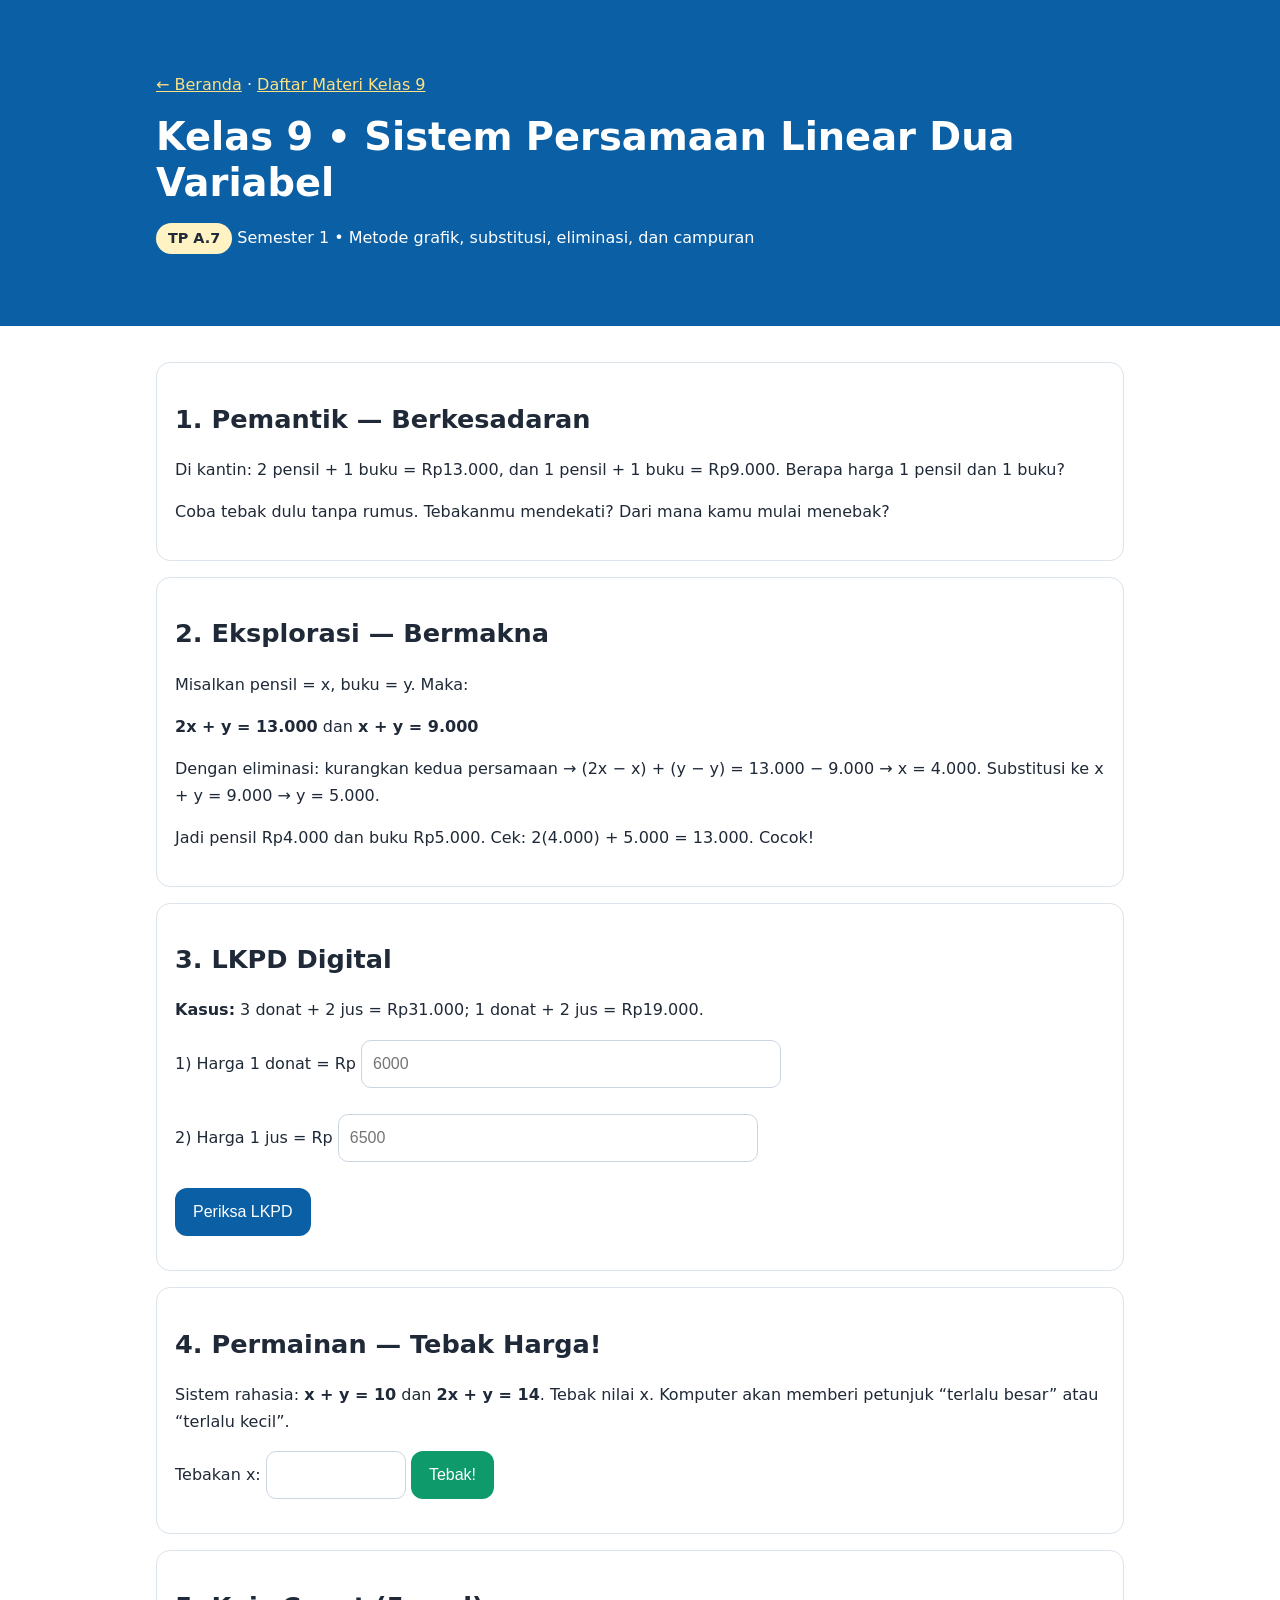
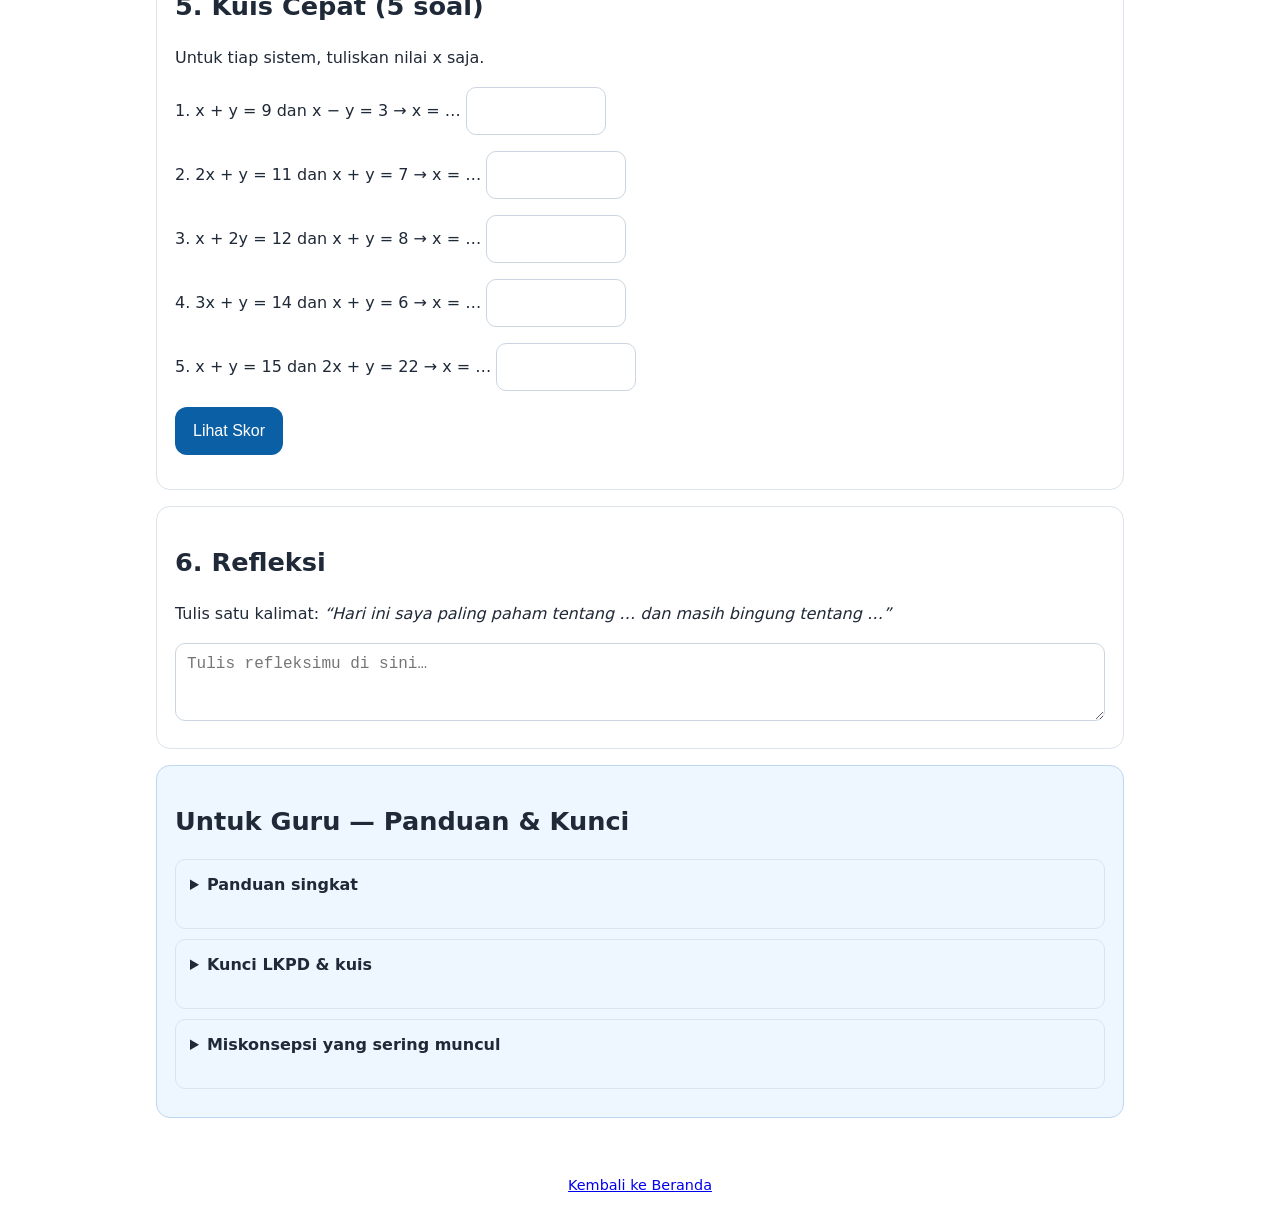
<file: kelas-9/semester-1/spldv.html>
<!doctype html><html lang="id"><head><meta charset="utf-8"><meta name="viewport" content="width=device-width,initial-scale=1">
<title>Kelas 9 — SPLDV | MPI Matematika SMP</title><link rel="stylesheet" href="../../assets/css/style.css"></head><body>
<header><div class="wrap"><p><a href="../../index.html">← Beranda</a> · <a href="../index.html">Daftar Materi Kelas 9</a></p><h1>Kelas 9 • Sistem Persamaan Linear Dua Variabel</h1><p><span class="pill">TP A.7</span> Semester 1 • Metode grafik, substitusi, eliminasi, dan campuran</p></div></header>
<main class="wrap">

<section class="card"><h2>1. Pemantik — Berkesadaran</h2><p>Di kantin: 2 pensil + 1 buku = Rp13.000, dan 1 pensil + 1 buku = Rp9.000. Berapa harga 1 pensil dan 1 buku?</p><p>Coba tebak dulu tanpa rumus. Tebakanmu mendekati? Dari mana kamu mulai menebak?</p></section>

<section class="card"><h2>2. Eksplorasi — Bermakna</h2><p>Misalkan pensil = x, buku = y. Maka:</p><p><b>2x + y = 13.000</b> dan <b>x + y = 9.000</b></p><p>Dengan eliminasi: kurangkan kedua persamaan → (2x − x) + (y − y) = 13.000 − 9.000 → x = 4.000. Substitusi ke x + y = 9.000 → y = 5.000.</p><p>Jadi pensil Rp4.000 dan buku Rp5.000. Cek: 2(4.000) + 5.000 = 13.000. Cocok!</p></section>

<section class="card"><h2>3. LKPD Digital</h2><p><b>Kasus:</b> 3 donat + 2 jus = Rp31.000; 1 donat + 2 jus = Rp19.000.</p>
<label>1) Harga 1 donat = Rp <input id="s1" type="number" placeholder="6000"></label><br><br>
<label>2) Harga 1 jus = Rp <input id="s2" type="number" placeholder="6500"></label><br><br>
<button class="btn" onclick="cekS()">Periksa LKPD</button><p id="sHasil"></p>
<script>function cekS(){let a=document.getElementById('s1').value,b=document.getElementById('s2').value;document.getElementById('sHasil').innerHTML=(a=='6000'&&b=='6500')?'<span class="benar">Tepat! Eliminasi jus: 2 donat = 12.000, jadi donat 6.000 dan jus 6.500.</span>':'<span class="salah">Coba lagi. Kurangkan kedua persamaan untuk menghilangkan jus dulu.</span>';}</script>
</section>

<section class="card"><h2>4. Permainan — Tebak Harga!</h2><p>Sistem rahasia: <b>x + y = 10</b> dan <b>2x + y = 14</b>. Tebak nilai x. Komputer akan memberi petunjuk “terlalu besar” atau “terlalu kecil”.</p><label>Tebakan x: <input id="tebak" type="number" style="max-width:140px"></label> <button class="btn hijau" onclick="tebakHarga()">Tebak!</button><p id="tebakHasil"></p>
<script>function tebakHarga(){let t=document.getElementById('tebak').value;document.getElementById('tebakHasil').innerHTML=(t=='4')?'<span class="benar">Benar! x = 4, maka y = 6. Cek: 2(4)+6=14.</span>':(t<4?'<span class="salah">Terlalu kecil, coba naikkan.</span>':'<span class="salah">Terlalu besar, coba turunkan.</span>');}</script>
</section>

<section class="card"><h2>5. Kuis Cepat (5 soal)</h2><p>Untuk tiap sistem, tuliskan nilai x saja.</p><div id="kuis"></div><button class="btn" onclick="cekKuis()">Lihat Skor</button><p id="kuisHasil"></p>
<script>let soal=[['x + y = 9 dan x − y = 3 → x = …',6],['2x + y = 11 dan x + y = 7 → x = …',4],['x + 2y = 12 dan x + y = 8 → x = …',4],['3x + y = 14 dan x + y = 6 → x = …',4],['x + y = 15 dan 2x + y = 22 → x = …',7]];document.getElementById('kuis').innerHTML=soal.map((s,i)=>`<p>${i+1}. ${s[0]} <input type="number" id="q${i}" style="max-width:140px"></p>`).join('');
function cekKuis(){let skor=0;soal.forEach((s,i)=>{if(document.getElementById('q'+i).value==s[1])skor++;});document.getElementById('kuisHasil').innerHTML=`Skormu: <b>${skor}/5</b>. ${skor===5?'Sempurna!':skor>=3?'Bagus, ulangi dengan eliminasi yang rapi.':'Coba lagi dari contoh pensil dan buku, langkah demi langkah.'}`;}</script>
</section>

<section class="card"><h2>6. Refleksi</h2><p>Tulis satu kalimat: <i>“Hari ini saya paling paham tentang … dan masih bingung tentang …”</i></p><textarea rows="3" placeholder="Tulis refleksimu di sini…"></textarea></section>

<section class="card guru"><h2>Untuk Guru — Panduan &amp; Kunci</h2>
<details><summary><b>Panduan singkat</b></summary><p><b>Berkesadaran:</b> mulai dari harga barang yang dikenal siswa. <b>Bermakna:</b> tekankan pemodelan dulu (x dan y itu apa), baru metode. <b>Menggembirakan:</b> permainan tebak harga melatih penalaran, bukan sekadar menebak acak — minta siswa menjelaskan alasan tebakannya.</p></details>
<details><summary><b>Kunci LKPD &amp; kuis</b></summary><p>LKPD: donat Rp6.000, jus Rp6.500. Kuis (nilai x): 6, 4, 4, 4, 7.</p></details>
<details><summary><b>Miskonsepsi yang sering muncul</b></summary><p>Siswa langsung menghitung tanpa memodelkan, atau salah tanda saat eliminasi (misalnya mengurangkan padahal harus menjumlahkan). Biasakan menuliskan “yang dihilangkan adalah …” sebelum menghitung.</p></details>
</section>
</main><footer><a href="../../index.html">Kembali ke Beranda</a></footer></body></html>
</file>
<file: assets/css/style.css>
:root{--biru:#0b5fa5;--hijau:#0e9a6b;--kuning:#fff3c4;--abu:#f4f6f8;--teks:#1f2937}
*{box-sizing:border-box}
html{font-size:16px}
body{font-family:system-ui,-apple-system,Segoe UI,Roboto,Arial,sans-serif;margin:0;color:var(--teks);line-height:1.65;background:#fff;overflow-wrap:break-word}
h1{font-size:clamp(1.6rem,4.5vw,2.4rem);line-height:1.2;margin:.3em 0}
h2{font-size:clamp(1.25rem,3.5vw,1.6rem);line-height:1.3}
header{background:var(--biru);color:#fff;padding:clamp(20px,4vw,36px) 20px}
header a{color:#ffe082}
.wrap{width:min(94vw,900px);margin:0 auto;padding:20px 16px}
.card{border:1px solid #dce3ea;border-radius:14px;padding:18px;margin:16px 0;background:#fff}
.card.guru{background:#eef7ff;border-color:#bcd7f0}
.pill{display:inline-block;background:var(--kuning);color:#1f2937;border-radius:999px;padding:4px 12px;font-weight:700;font-size:.9em}
.btn{background:var(--biru);color:#fff;border:0;border-radius:12px;padding:12px 18px;cursor:pointer;font-size:1em;min-height:48px;touch-action:manipulation}
.btn.hijau{background:var(--hijau)}
.btn:hover{opacity:.92}
.btn:focus-visible,.num:focus-visible,input:focus-visible,textarea:focus-visible,summary:focus-visible{outline:3px solid #f59e0b;outline-offset:3px}
input[type=text],input[type=number],textarea{padding:11px;border:1px solid #cbd5e1;border-radius:10px;width:100%;max-width:420px;font-size:1em;min-height:48px}
textarea{max-width:100%}
.grid{display:grid;grid-template-columns:repeat(auto-fit,minmax(240px,1fr));gap:14px}
.benar{color:#0e7a55;font-weight:700} .salah{color:#b42318;font-weight:700}
details{border:1px solid #dce3ea;border-radius:10px;padding:12px 14px;margin:10px 0}
details summary{cursor:pointer;min-height:44px}
.num{display:inline-flex;align-items:center;justify-content:center;min-width:52px;min-height:52px;text-align:center;background:var(--abu);border:1px solid #cbd5e1;border-radius:10px;padding:10px;margin:5px;cursor:pointer;font-weight:700;font-size:1.05em;touch-action:manipulation}
.num.pilih{background:#ffe082}
footer{color:#667085;font-size:.9em;padding:20px;text-align:center}

/* HP: satu kolom, tombol penuh, target sentuh besar */
@media (max-width:600px){
  .wrap{width:100%;padding:16px 14px}
  .card{padding:16px;border-radius:12px}
  .grid{grid-template-columns:1fr}
  .btn{width:100%;padding:14px 16px;margin:4px 0}
  .btn + .btn{margin-top:8px}
  input[type=text],input[type=number]{max-width:100%}
  .num{min-width:56px;min-height:56px}
}

/* HP landscape: header lebih ramping supaya konten cepat terlihat */
@media (max-width:900px) and (orientation:landscape){
  header{padding:14px 16px}
  .wrap{padding-top:12px}
}

/* Tablet: dua kolom, ruang napas lebih lega */
@media (min-width:601px) and (max-width:1024px){
  html{font-size:17px}
  .wrap{width:min(92vw,860px);padding:22px 20px}
  .grid{grid-template-columns:repeat(2,1fr)}
  .card{padding:22px}
  .btn{min-height:52px}
}

/* Laptop: tata letak standar, tiga kartu di beranda */
@media (min-width:1025px) and (max-width:1399px){
  .wrap{width:min(92vw,1000px)}
  .grid{grid-template-columns:repeat(3,1fr)}
}

/* Layar besar 1400-1599 (laptop besar / TV yang diset resolusi menengah):
   teks sedikit diperbesar supaya tetap terbaca dari agak jauh */
@media (min-width:1400px) and (max-width:1599px){
  html{font-size:19px}
  .wrap{width:min(92vw,1200px)}
  .grid{grid-template-columns:repeat(3,1fr)}
  .btn{min-height:56px}
  .num{min-width:60px;min-height:60px}
}

/* TV / Panel Interaktif Digital 52 inci ke atas: teks jauh lebih besar,
   dibaca dari jarak 2-3 meter, target sentuh / klik jauh lebih besar */
@media (min-width:1600px){
  html{font-size:21px}
  body{line-height:1.7}
  .wrap{width:min(92vw,1440px);padding:32px 24px}
  header{padding:44px 24px}
  h1{font-size:2.9rem}
  h2{font-size:1.9rem}
  .card{padding:30px;border-radius:18px;margin:22px 0}
  .grid{grid-template-columns:repeat(3,1fr);gap:22px}
  .btn{padding:17px 28px;min-height:64px;font-size:1.05em;border-radius:14px}
  input[type=text],input[type=number],textarea{padding:15px;min-height:60px;max-width:560px;font-size:1.05em}
  input[type=number]{max-width:240px !important}
  .num{min-width:72px;min-height:72px;font-size:1.2em;border-radius:12px}
  details{padding:18px 20px}
}

/* Layar sangat besar (TV 4K / proyektor): jangan biarkan baris teks terlalu panjang */
@media (min-width:2200px){
  html{font-size:23px}
  .wrap{width:min(88vw,1600px)}
}
</file>
